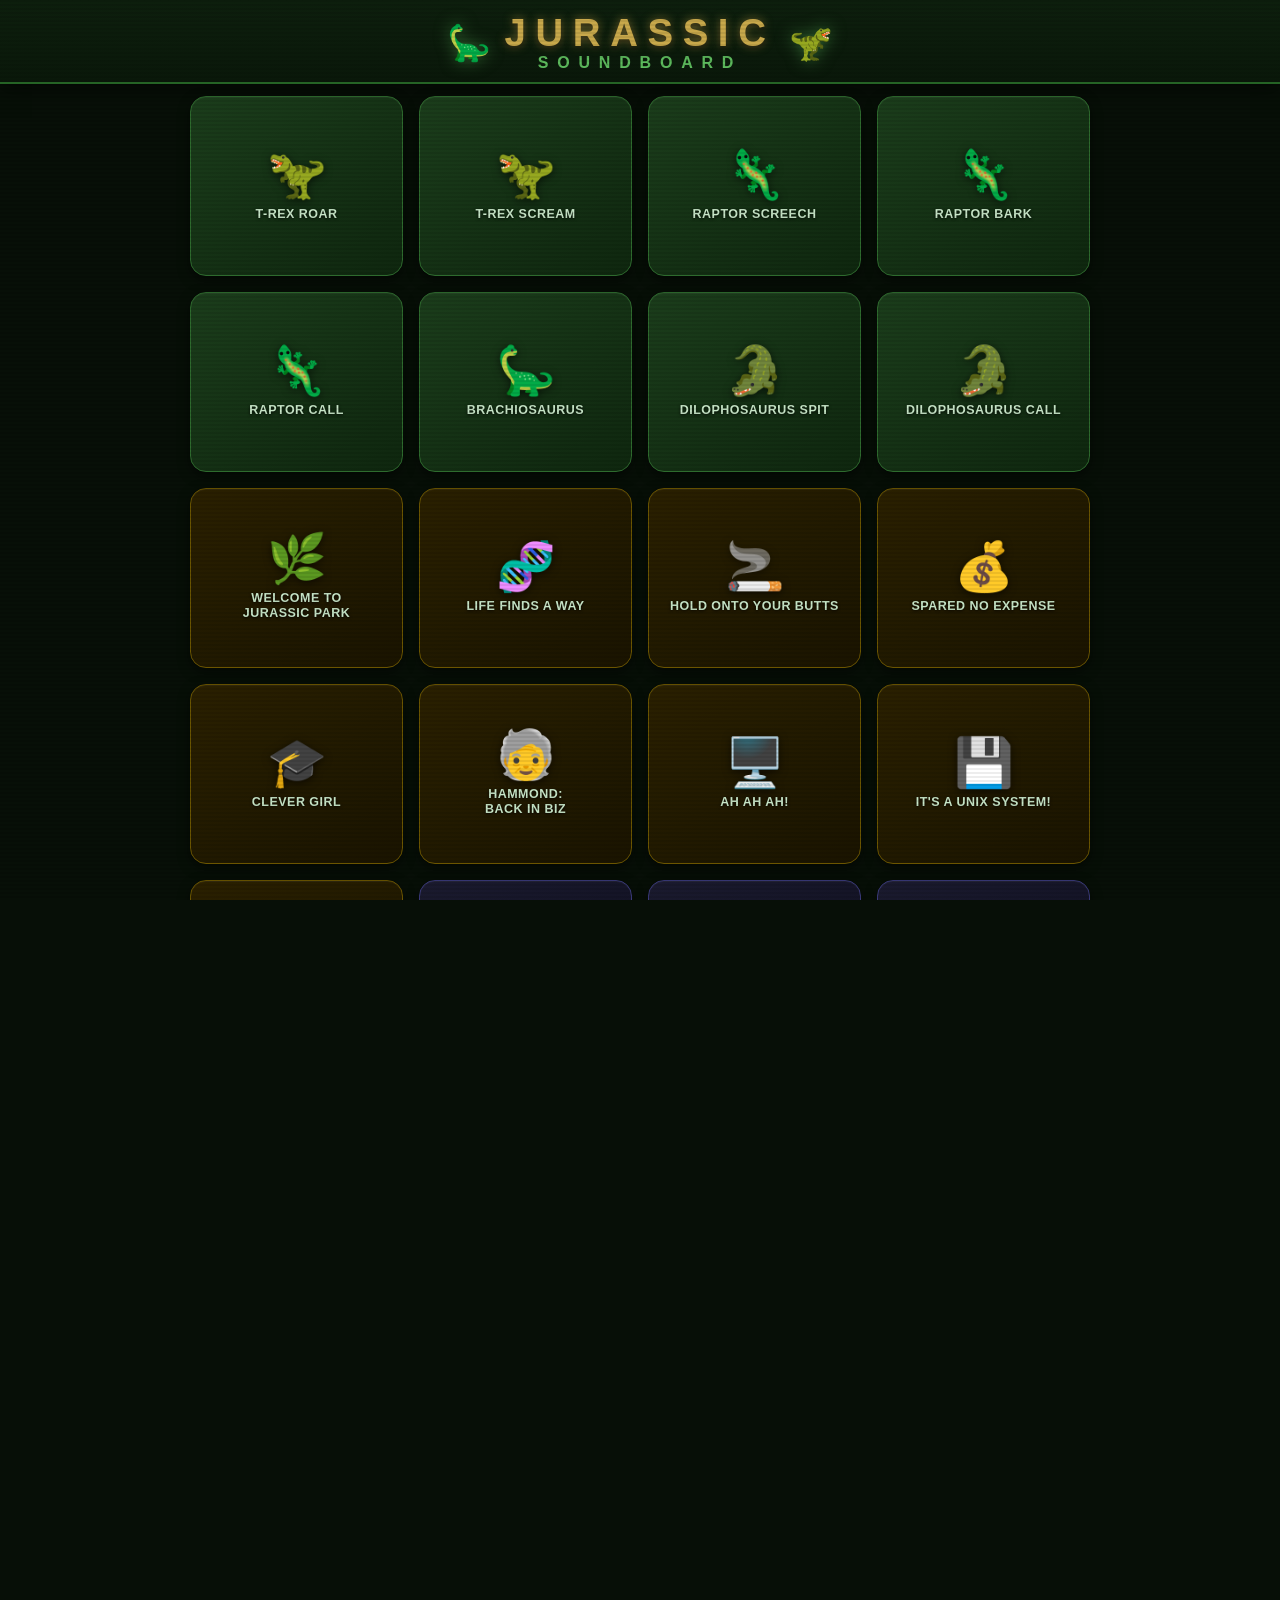
<file: jurassic-soundboard/index.html>
<!DOCTYPE html>
<html lang="en">
<head>
  <meta charset="UTF-8">
  <meta name="viewport" content="width=device-width, initial-scale=1.0, maximum-scale=1.0, user-scalable=no">
  <meta name="apple-mobile-web-app-capable" content="yes">
  <meta name="apple-mobile-web-app-status-bar-style" content="black">
  <meta name="apple-mobile-web-app-title" content="Dino Sounds">
  <meta name="theme-color" content="#0a1f0a">
  <title>Jurassic Soundboard</title>
  <link rel="manifest" href="manifest.json">
  <link rel="apple-touch-icon" href="icons/icon-180.png">
  <link rel="stylesheet" href="style.css">
</head>
<body>
  <header>
    <div class="logo-area">
      <span class="dino-icon">🦕</span>
      <div class="title-group">
        <h1>JURASSIC</h1>
        <h2>SOUNDBOARD</h2>
      </div>
      <span class="dino-icon flip">🦖</span>
    </div>
  </header>

  <main>
    <div id="sound-grid" class="sound-grid">
      <!-- Buttons injected by JS -->
    </div>
  </main>

  <div id="ripple-container"></div>

  <script src="app.js"></script>
  <script>
    if ('serviceWorker' in navigator) {
      navigator.serviceWorker.register('sw.js').catch(() => {});
    }
  </script>
</body>
</html>
</file>
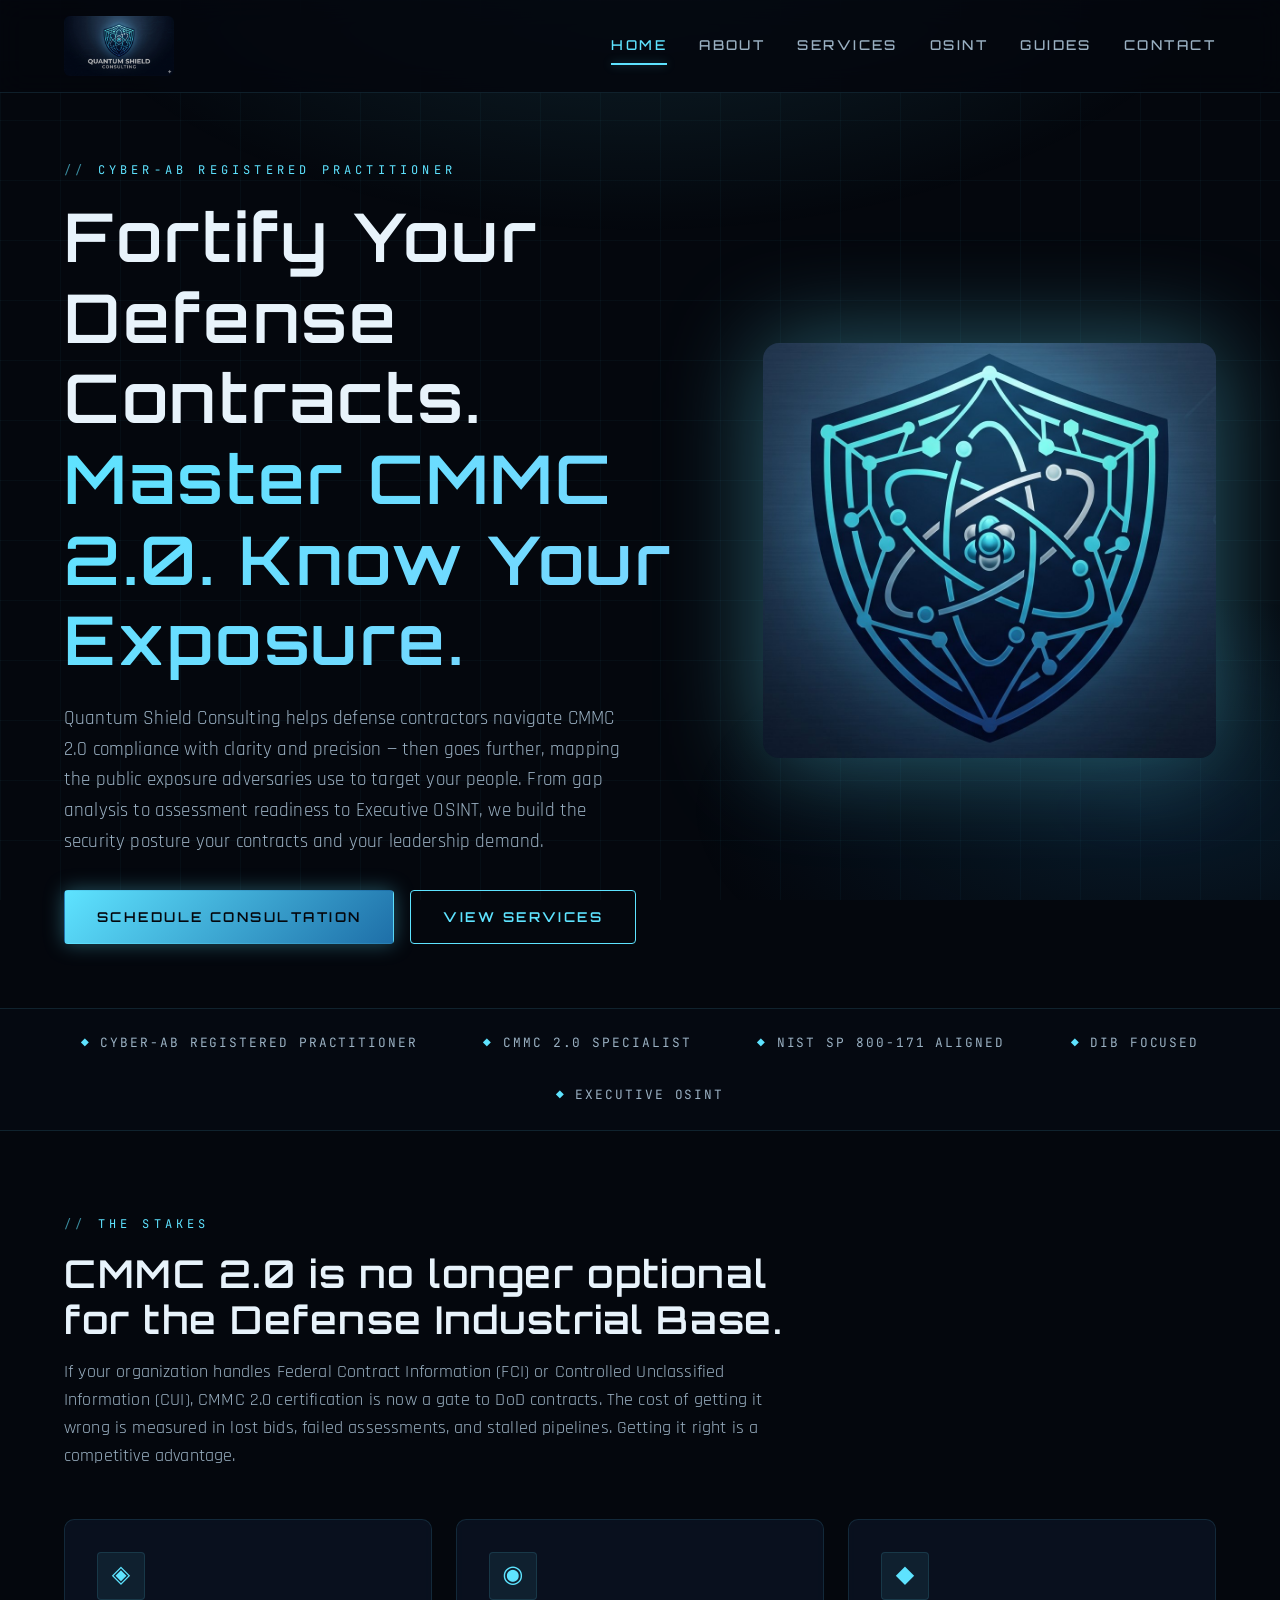
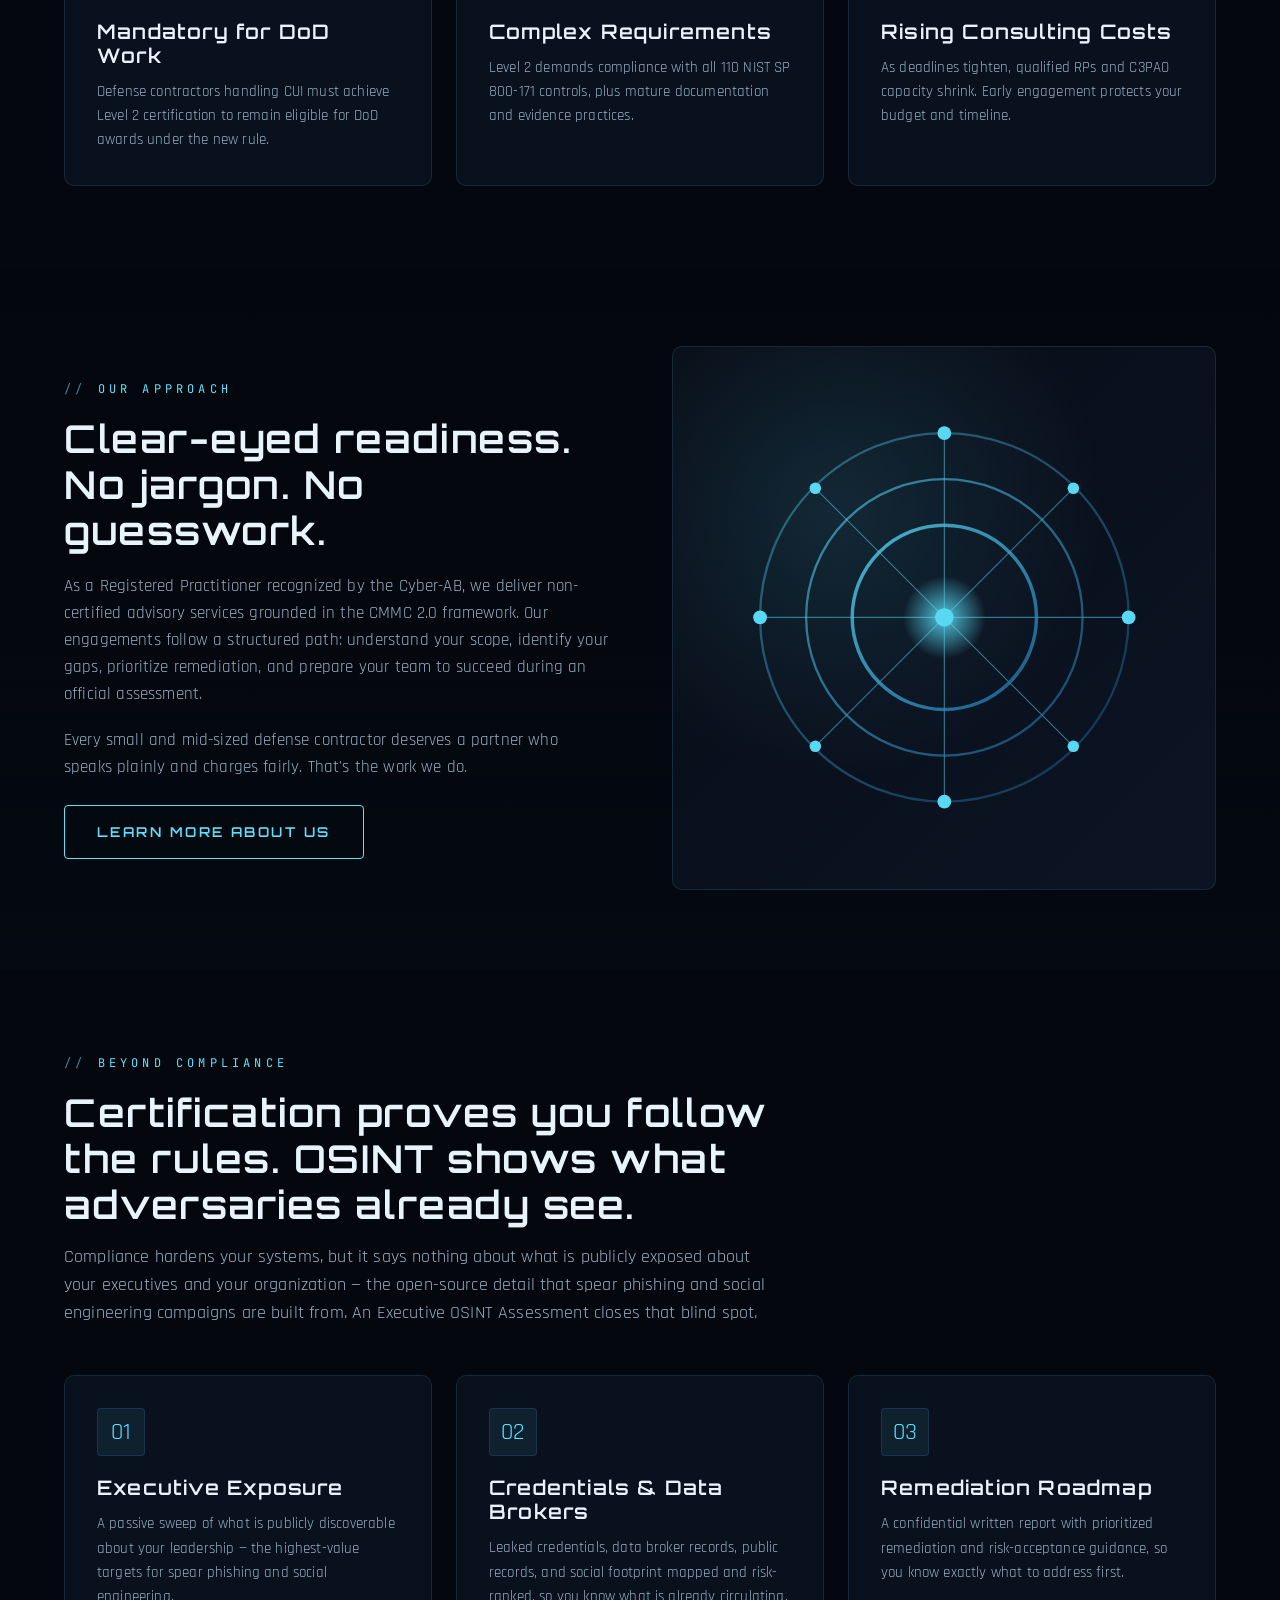
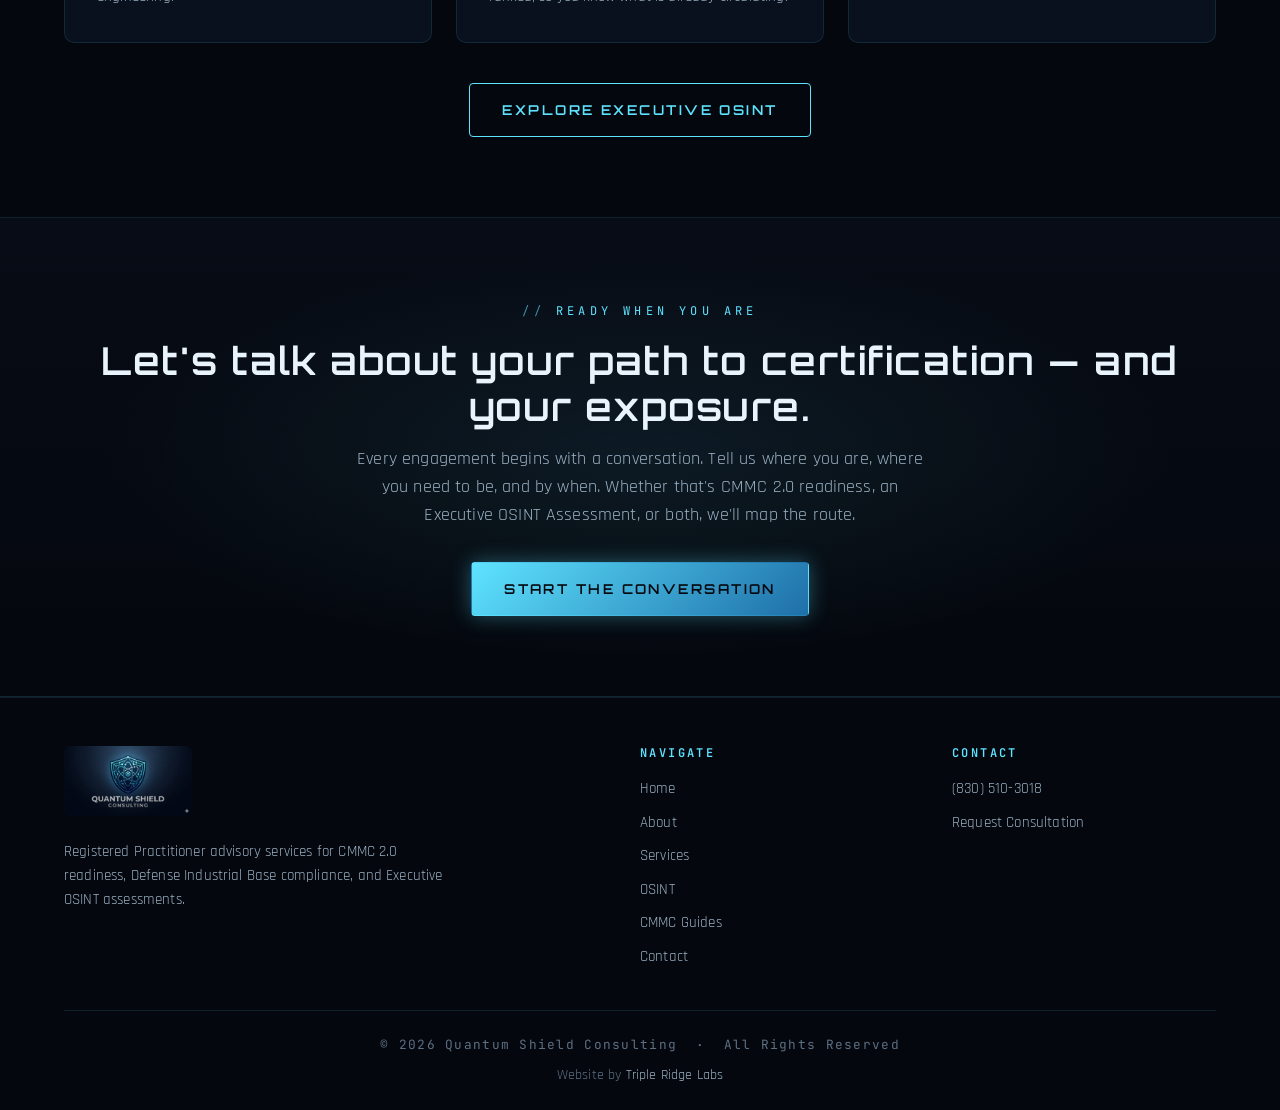
<file: quantum-shield-website 2/index.html>
<!DOCTYPE html>
<html lang="en">
<head>
<meta charset="UTF-8">
<meta name="viewport" content="width=device-width, initial-scale=1.0">
<title>Quantum Shield Consulting — CMMC 2.0 Readiness & Executive OSINT</title>
<meta name="description" content="Cyber-AB Registered Practitioner helping defense contractors prepare for CMMC 2.0 Level 1 and Level 2, plus Executive OSINT assessments of leadership exposure.">
<link rel="canonical" href="https://quantum-shield-consulting.com/">
<meta property="og:type" content="website">
<meta property="og:site_name" content="Quantum Shield Consulting">
<meta property="og:title" content="Quantum Shield Consulting — CMMC 2.0 Readiness &amp; Executive OSINT">
<meta property="og:description" content="Cyber-AB Registered Practitioner helping defense contractors prepare for CMMC 2.0 Level 1 and Level 2, plus Executive OSINT assessments of leadership exposure.">
<meta property="og:url" content="https://quantum-shield-consulting.com/">
<meta property="og:image" content="https://quantum-shield-consulting.com/assets/og-image.jpg">
<meta property="og:image:width" content="1200">
<meta property="og:image:height" content="630">
<meta name="twitter:card" content="summary_large_image">
<meta name="twitter:image" content="https://quantum-shield-consulting.com/assets/og-image.jpg">
<link rel="icon" type="image/png" href="assets/logo.png">
<link rel="preconnect" href="https://fonts.googleapis.com">
<link rel="preconnect" href="https://fonts.gstatic.com" crossorigin>
<link href="https://fonts.googleapis.com/css2?family=Orbitron:wght@500;600;700;800&family=Rajdhani:wght@400;500;600;700&family=JetBrains+Mono:wght@400;500&display=swap" rel="stylesheet">
<link rel="stylesheet" href="styles.css?v=2">
<script type="application/ld+json">{"@context":"https://schema.org","@type":"ProfessionalService","@id":"https://quantum-shield-consulting.com/#business","name":"Quantum Shield Consulting","url":"https://quantum-shield-consulting.com/","logo":"https://quantum-shield-consulting.com/assets/logo.png","image":"https://quantum-shield-consulting.com/assets/og-image.jpg","telephone":"+1-830-510-3018","description":"Cyber-AB Registered Practitioner firm providing non-certified CMMC 2.0 advisory services to defense contractors, plus Executive OSINT assessments.","knowsAbout":["CMMC 2.0","NIST SP 800-171","System Security Plans","POA&M","Defense Industrial Base compliance","OSINT","Social engineering defense"],"makesOffer":[{"@type":"Offer","itemOffered":{"@type":"Service","name":"CMMC Readiness & Gap Assessment","url":"https://quantum-shield-consulting.com/services"}},{"@type":"Offer","itemOffered":{"@type":"Service","name":"System Security Plan (SSP) authoring","url":"https://quantum-shield-consulting.com/services"}},{"@type":"Offer","itemOffered":{"@type":"Service","name":"Executive OSINT Assessment","url":"https://quantum-shield-consulting.com/osint"}}]}</script>
</head>
<body>

<header class="site-header">
  <div class="nav-container">
    <a href="index.html" class="brand">
      <img src="assets/logo.png" alt="Quantum Shield Consulting" class="brand-logo">
    </a>
    <button class="nav-toggle" aria-label="Toggle menu" onclick="document.getElementById('nav-menu').classList.toggle('open')">&#9776;</button>
    <nav>
      <ul id="nav-menu">
        <li><a href="index.html" class="active">Home</a></li>
        <li><a href="about.html">About</a></li>
        <li><a href="services.html">Services</a></li>
        <li><a href="osint.html">OSINT</a></li>
        <li><a href="cmmc-guides.html">Guides</a></li>
        <li><a href="contact.html">Contact</a></li>
      </ul>
    </nav>
  </div>
</header>

<main>

  <!-- HERO -->
  <section class="hero">
    <div class="container">
      <div class="hero-grid">
        <div>
          <span class="eyebrow fade-up">Cyber-AB Registered Practitioner</span>
          <h1 class="fade-up delay-1">
            Fortify Your Defense Contracts.
            <span class="accent">Master CMMC 2.0. Know Your Exposure.</span>
          </h1>
          <p class="hero-sub fade-up delay-2">
            Quantum Shield Consulting helps defense contractors navigate CMMC 2.0
            compliance with clarity and precision &mdash; then goes further, mapping the
            public exposure adversaries use to target your people. From gap analysis to
            assessment readiness to Executive OSINT, we build the security posture your
            contracts and your leadership demand.
          </p>
          <div class="hero-ctas fade-up delay-3">
            <a href="contact.html" class="btn btn-primary">Schedule Consultation</a>
            <a href="services.html" class="btn btn-outline">View Services</a>
          </div>
        </div>
        <div class="hero-visual fade-up delay-2">
          <img src="assets/logo-shield.png" alt="Quantum Shield emblem">
        </div>
      </div>
    </div>
  </section>

  <!-- CREDENTIAL BAR -->
  <div class="credential-bar">
    <div class="container">
      <div class="credential-item">Cyber-AB Registered Practitioner</div>
      <div class="credential-item">CMMC 2.0 Specialist</div>
      <div class="credential-item">NIST SP 800-171 Aligned</div>
      <div class="credential-item">DIB Focused</div>
      <div class="credential-item">Executive OSINT</div>
    </div>
  </div>

  <!-- WHY CMMC MATTERS -->
  <section>
    <div class="container">
      <div class="section-header">
        <span class="eyebrow">The Stakes</span>
        <h2>CMMC 2.0 is no longer optional for the Defense Industrial Base.</h2>
        <p>
          If your organization handles Federal Contract Information (FCI) or Controlled
          Unclassified Information (CUI), CMMC 2.0 certification is now a gate to DoD
          contracts. The cost of getting it wrong is measured in lost bids, failed
          assessments, and stalled pipelines. Getting it right is a competitive advantage.
        </p>
      </div>

      <div class="card-grid">
        <div class="card">
          <div class="card-icon">&#9672;</div>
          <h3>Mandatory for DoD Work</h3>
          <p>Defense contractors handling CUI must achieve Level 2 certification to remain eligible for DoD awards under the new rule.</p>
        </div>
        <div class="card">
          <div class="card-icon">&#9673;</div>
          <h3>Complex Requirements</h3>
          <p>Level 2 demands compliance with all 110 NIST SP 800-171 controls, plus mature documentation and evidence practices.</p>
        </div>
        <div class="card">
          <div class="card-icon">&#9670;</div>
          <h3>Rising Consulting Costs</h3>
          <p>As deadlines tighten, qualified RPs and C3PAO capacity shrink. Early engagement protects your budget and timeline.</p>
        </div>
      </div>
    </div>
  </section>

  <!-- OUR APPROACH -->
  <section style="background: linear-gradient(180deg, transparent, rgba(7,12,22,0.4));">
    <div class="container">
      <div class="feature-row">
        <div>
          <span class="eyebrow">Our Approach</span>
          <h2>Clear-eyed readiness. No jargon. No guesswork.</h2>
          <p style="margin: 1.25rem 0;">
            As a Registered Practitioner recognized by the Cyber-AB, we deliver
            non-certified advisory services grounded in the CMMC 2.0 framework. Our
            engagements follow a structured path: understand your scope, identify your
            gaps, prioritize remediation, and prepare your team to succeed during an
            official assessment.
          </p>
          <p>
            Every small and mid-sized defense contractor deserves a partner who speaks
            plainly and charges fairly. That's the work we do.
          </p>
          <a href="about.html" class="btn btn-outline" style="margin-top: 1.5rem;">Learn More About Us</a>
        </div>
        <div class="feature-visual orbital-container">
          <svg class="orbital-svg" viewBox="0 0 200 200" xmlns="http://www.w3.org/2000/svg">
            <defs>
              <linearGradient id="g1" x1="0%" y1="0%" x2="100%" y2="100%">
                <stop offset="0%" stop-color="#5ee3ff"/>
                <stop offset="100%" stop-color="#1e6fa8"/>
              </linearGradient>
              <radialGradient id="centerGlow">
                <stop offset="0%" stop-color="#5ee3ff" stop-opacity="0.9"/>
                <stop offset="100%" stop-color="#5ee3ff" stop-opacity="0"/>
              </radialGradient>
            </defs>
            <g class="cross-lines" stroke="#5ee3ff" stroke-width="0.5" opacity="0.5">
              <line x1="100" y1="20" x2="100" y2="180"/>
              <line x1="20" y1="100" x2="180" y2="100"/>
              <line x1="44" y1="44" x2="156" y2="156"/>
              <line x1="156" y1="44" x2="44" y2="156"/>
            </g>
            <g class="ring ring-outer">
              <circle cx="100" cy="100" r="80" fill="none" stroke="url(#g1)" stroke-width="1" opacity="0.4"/>
              <circle class="dot dot-1" cx="100" cy="20" r="3" fill="#5ee3ff"/>
              <circle class="dot dot-2" cx="180" cy="100" r="3" fill="#5ee3ff"/>
              <circle class="dot dot-3" cx="100" cy="180" r="3" fill="#5ee3ff"/>
              <circle class="dot dot-4" cx="20" cy="100" r="3" fill="#5ee3ff"/>
            </g>
            <g class="ring ring-middle">
              <circle cx="100" cy="100" r="60" fill="none" stroke="url(#g1)" stroke-width="1" opacity="0.6"/>
              <circle class="dot dot-5" cx="156" cy="44" r="2.5" fill="#5ee3ff"/>
              <circle class="dot dot-6" cx="156" cy="156" r="2.5" fill="#5ee3ff"/>
              <circle class="dot dot-7" cx="44" cy="156" r="2.5" fill="#5ee3ff"/>
              <circle class="dot dot-8" cx="44" cy="44" r="2.5" fill="#5ee3ff"/>
            </g>
            <g class="ring ring-inner">
              <circle cx="100" cy="100" r="40" fill="none" stroke="url(#g1)" stroke-width="1.5" opacity="0.8"/>
            </g>
            <circle class="center-glow" cx="100" cy="100" r="18" fill="url(#centerGlow)"/>
            <circle class="center-dot" cx="100" cy="100" r="4" fill="#5ee3ff"/>
          </svg>
        </div>
      </div>
    </div>
  </section>

  <!-- EXECUTIVE OSINT -->
  <section>
    <div class="container">
      <div class="section-header">
        <span class="eyebrow">Beyond Compliance</span>
        <h2>Certification proves you follow the rules. OSINT shows what adversaries already see.</h2>
        <p>
          Compliance hardens your systems, but it says nothing about what is publicly
          exposed about your executives and your organization &mdash; the open-source detail
          that spear phishing and social engineering campaigns are built from. An
          Executive OSINT Assessment closes that blind spot.
        </p>
      </div>

      <div class="card-grid">
        <div class="card">
          <div class="card-icon">01</div>
          <h3>Executive Exposure</h3>
          <p>A passive sweep of what is publicly discoverable about your leadership &mdash; the highest-value targets for spear phishing and social engineering.</p>
        </div>
        <div class="card">
          <div class="card-icon">02</div>
          <h3>Credentials &amp; Data Brokers</h3>
          <p>Leaked credentials, data broker records, public records, and social footprint mapped and risk-ranked, so you know what is already circulating.</p>
        </div>
        <div class="card">
          <div class="card-icon">03</div>
          <h3>Remediation Roadmap</h3>
          <p>A confidential written report with prioritized remediation and risk-acceptance guidance, so you know exactly what to address first.</p>
        </div>
      </div>

      <div style="text-align: center; margin-top: 2.5rem;">
        <a href="osint.html" class="btn btn-outline">Explore Executive OSINT</a>
      </div>
    </div>
  </section>

  <!-- CTA -->
  <section class="cta-section">
    <div class="container">
      <span class="eyebrow">Ready When You Are</span>
      <h2>Let's talk about your path to certification &mdash; and your exposure.</h2>
      <p>
        Every engagement begins with a conversation. Tell us where you are, where you
        need to be, and by when. Whether that's CMMC 2.0 readiness, an Executive OSINT
        Assessment, or both, we'll map the route.
      </p>
      <a href="contact.html" class="btn btn-primary">Start the Conversation</a>
    </div>
  </section>

</main>

<footer class="site-footer">
  <div class="container">
    <div class="footer-grid">
      <div class="footer-brand">
        <a href="index.html" class="brand">
          <img src="assets/logo.png" alt="Quantum Shield Consulting" class="footer-logo">
        </a>
        <p>Registered Practitioner advisory services for CMMC 2.0 readiness, Defense Industrial Base compliance, and Executive OSINT assessments.</p>
      </div>
      <div>
        <h4>Navigate</h4>
        <ul>
          <li><a href="index.html">Home</a></li>
          <li><a href="about.html">About</a></li>
          <li><a href="services.html">Services</a></li>
          <li><a href="osint.html">OSINT</a></li>
          <li><a href="cmmc-guides.html">CMMC Guides</a></li>
          <li><a href="contact.html">Contact</a></li>
        </ul>
      </div>
      <div>
        <h4>Contact</h4>
        <ul>
          <li><a href="tel:+18305103018">(830) 510-3018</a></li>
          <li><a href="contact.html">Request Consultation</a></li>
        </ul>
      </div>
    </div>
    <div class="footer-bottom">
      &copy; 2026 Quantum Shield Consulting &nbsp;&middot;&nbsp; All Rights Reserved
    </div>
    <div class="site-credit">Website by <a href="https://tripleridgelabs.com/" rel="noopener">Triple Ridge Labs</a></div>
  </div>
</footer>

<script>
  document.querySelectorAll('.orbital-container').forEach(container => {
    const svg = container.querySelector('.orbital-svg');
    if (!svg) return;
    container.addEventListener('mousemove', (e) => {
      const rect = container.getBoundingClientRect();
      const x = e.clientX - rect.left;
      const y = e.clientY - rect.top;
      const centerX = rect.width / 2;
      const centerY = rect.height / 2;
      const rotateX = ((y - centerY) / centerY) * -12;
      const rotateY = ((x - centerX) / centerX) * 12;
      svg.style.transform = `perspective(900px) rotateX(${rotateX}deg) rotateY(${rotateY}deg) scale(1.02)`;
    });
    container.addEventListener('mouseleave', () => {
      svg.style.transform = 'perspective(900px) rotateX(0deg) rotateY(0deg) scale(1)';
    });
  });
</script>

</body>
</html>
</file>
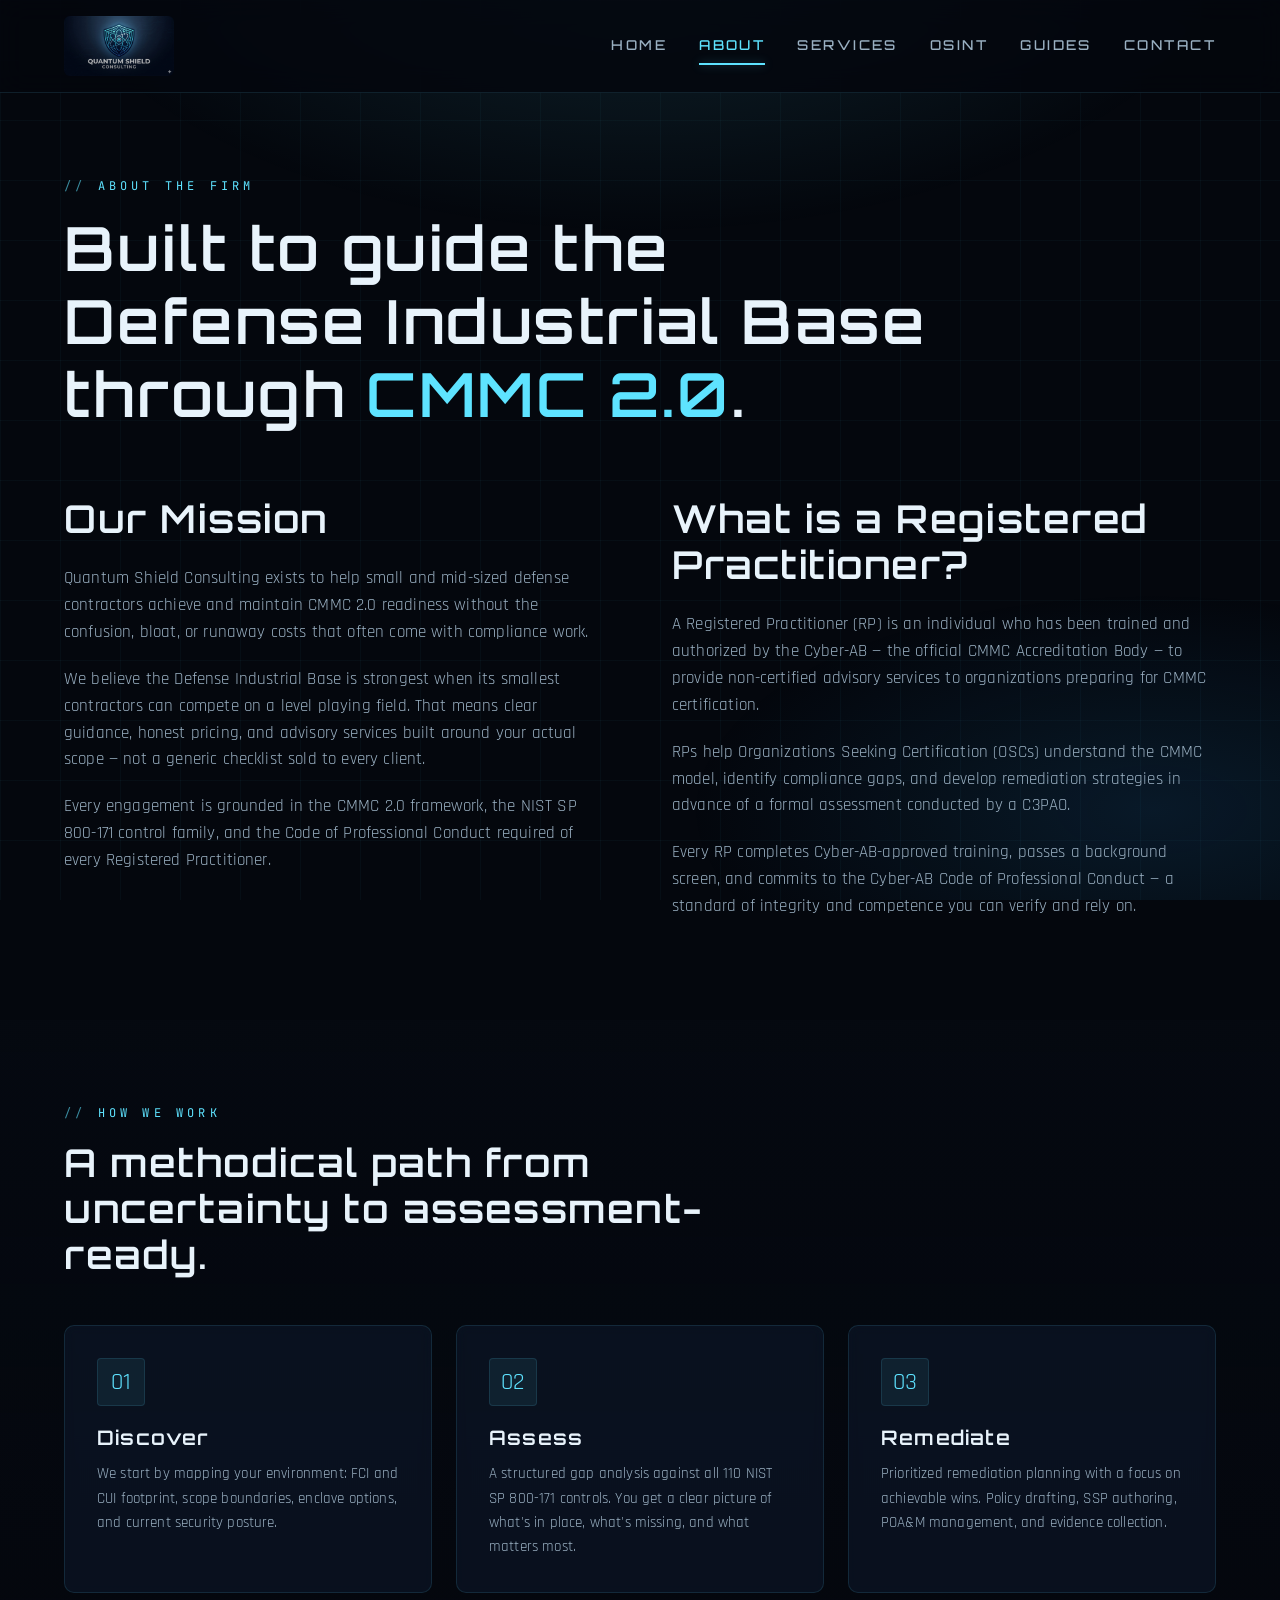
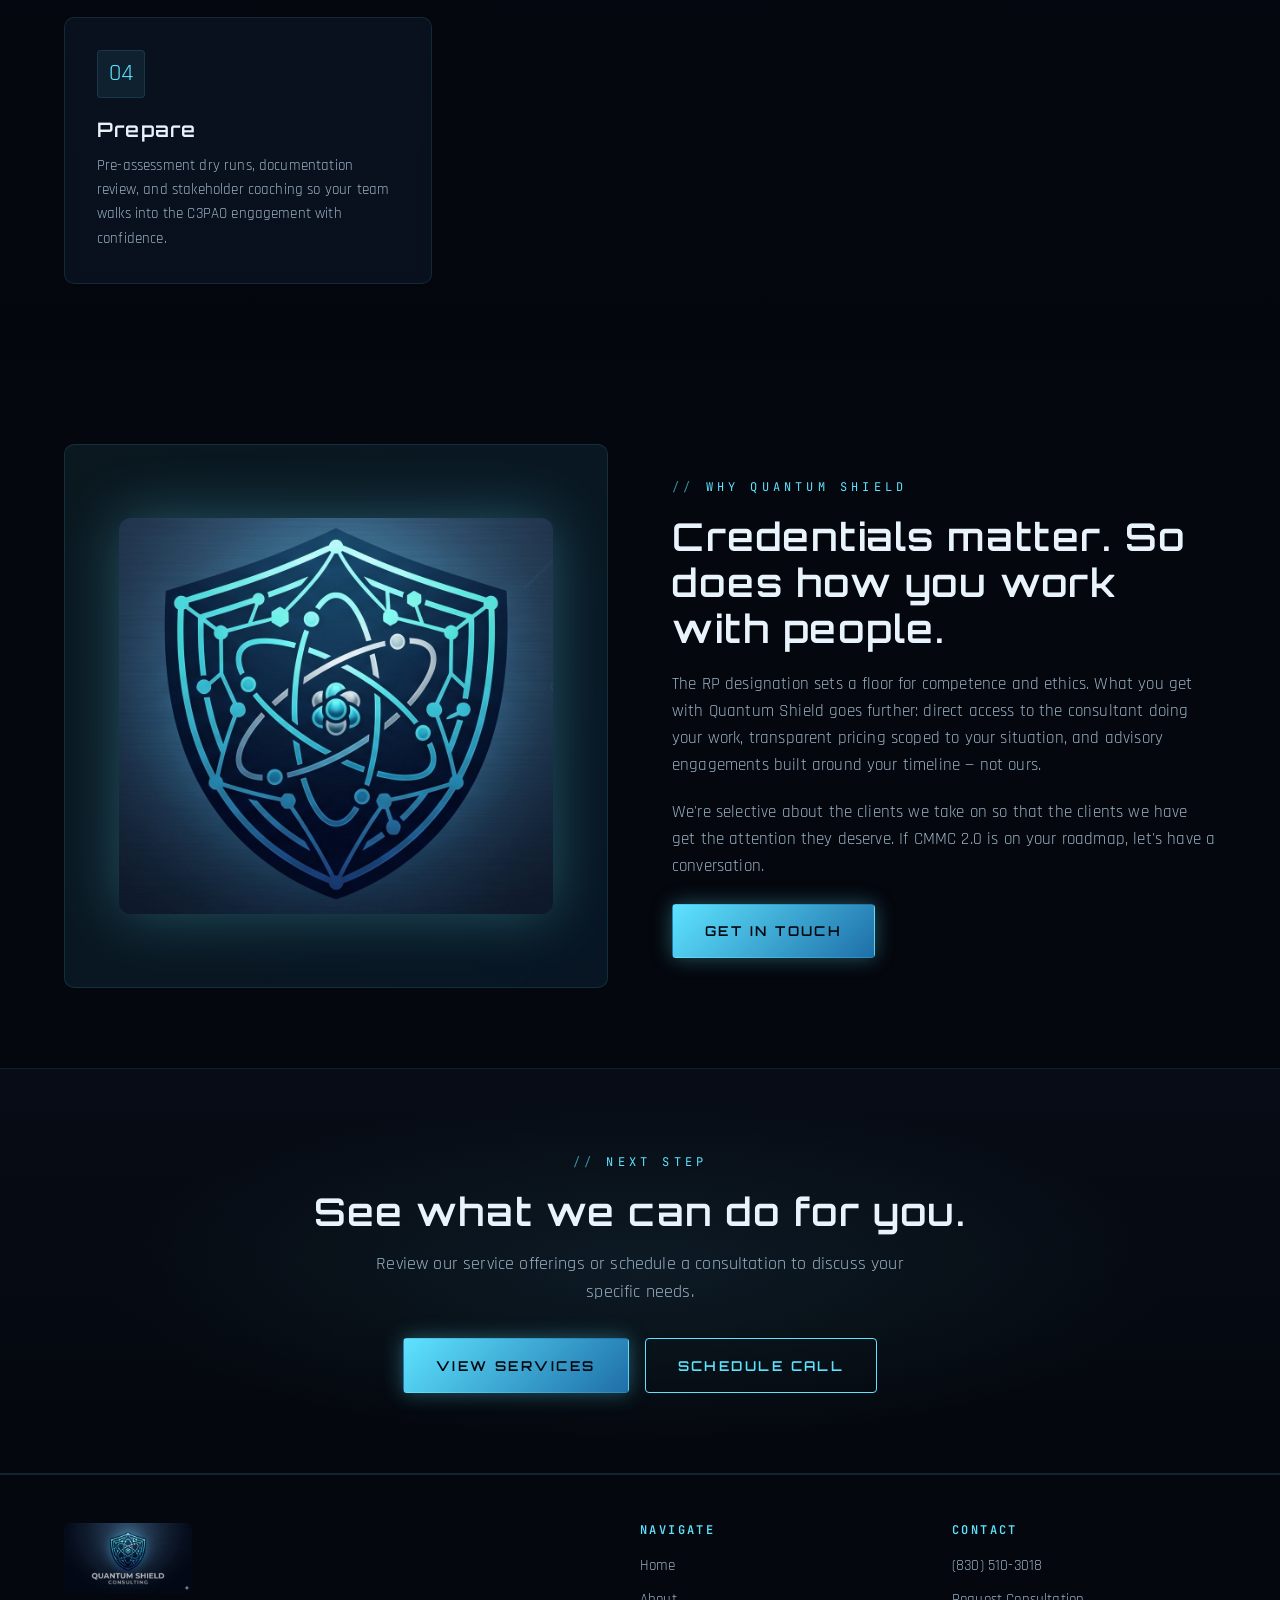
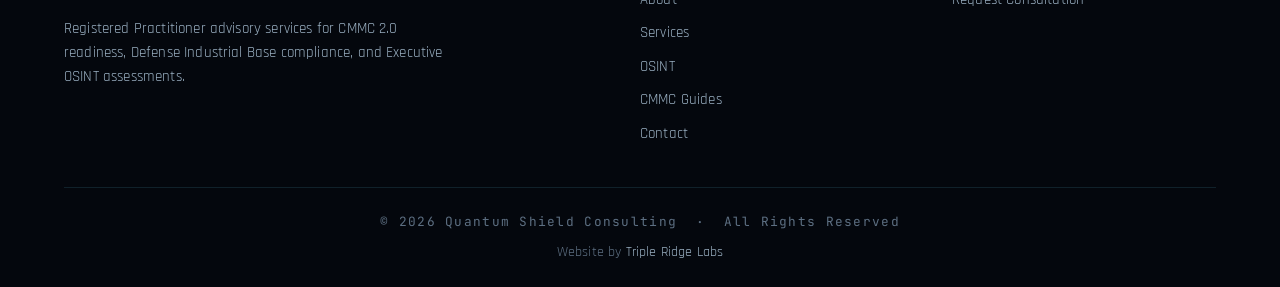
<file: quantum-shield-website 2/about.html>
<!DOCTYPE html>
<html lang="en">
<head>
<meta charset="UTF-8">
<meta name="viewport" content="width=device-width, initial-scale=1.0">
<title>About — Quantum Shield Consulting</title>
<meta name="description" content="Learn about Quantum Shield Consulting, a Cyber-AB Registered Practitioner firm focused on CMMC 2.0 advisory services.">
<link rel="canonical" href="https://quantum-shield-consulting.com/about">
<meta property="og:type" content="website">
<meta property="og:site_name" content="Quantum Shield Consulting">
<meta property="og:title" content="About — Quantum Shield Consulting">
<meta property="og:description" content="Learn about Quantum Shield Consulting, a Cyber-AB Registered Practitioner firm focused on CMMC 2.0 advisory services.">
<meta property="og:url" content="https://quantum-shield-consulting.com/about">
<meta property="og:image" content="https://quantum-shield-consulting.com/assets/og-image.jpg">
<meta property="og:image:width" content="1200">
<meta property="og:image:height" content="630">
<meta name="twitter:card" content="summary_large_image">
<meta name="twitter:image" content="https://quantum-shield-consulting.com/assets/og-image.jpg">
<link rel="icon" type="image/png" href="assets/logo.png">
<link rel="preconnect" href="https://fonts.googleapis.com">
<link rel="preconnect" href="https://fonts.gstatic.com" crossorigin>
<link href="https://fonts.googleapis.com/css2?family=Orbitron:wght@500;600;700;800&family=Rajdhani:wght@400;500;600;700&family=JetBrains+Mono:wght@400;500&display=swap" rel="stylesheet">
<link rel="stylesheet" href="styles.css?v=2">
</head>
<body>

<header class="site-header">
  <div class="nav-container">
    <a href="index.html" class="brand">
      <img src="assets/logo.png" alt="Quantum Shield Consulting" class="brand-logo">
    </a>
    <button class="nav-toggle" aria-label="Toggle menu" onclick="document.getElementById('nav-menu').classList.toggle('open')">&#9776;</button>
    <nav>
      <ul id="nav-menu">
        <li><a href="index.html">Home</a></li>
        <li><a href="about.html" class="active">About</a></li>
        <li><a href="services.html">Services</a></li>
        <li><a href="osint.html">OSINT</a></li>
        <li><a href="cmmc-guides.html">Guides</a></li>
        <li><a href="contact.html">Contact</a></li>
      </ul>
    </nav>
  </div>
</header>

<main>

  <section class="about-hero">
    <div class="container">
      <span class="eyebrow fade-up">About the Firm</span>
      <h1 class="fade-up delay-1" style="max-width: 900px;">
        Built to guide the Defense Industrial Base through <span style="color: var(--accent);">CMMC 2.0</span>.
      </h1>
    </div>
  </section>

  <section style="padding-top: 1rem;">
    <div class="container">
      <div class="about-content">
        <div>
          <h2>Our Mission</h2>
          <p>
            Quantum Shield Consulting exists to help small and mid-sized defense
            contractors achieve and maintain CMMC 2.0 readiness without the confusion,
            bloat, or runaway costs that often come with compliance work.
          </p>
          <p>
            We believe the Defense Industrial Base is strongest when its smallest
            contractors can compete on a level playing field. That means clear guidance,
            honest pricing, and advisory services built around your actual scope &mdash; not a
            generic checklist sold to every client.
          </p>
          <p>
            Every engagement is grounded in the CMMC 2.0 framework, the NIST SP 800-171
            control family, and the Code of Professional Conduct required of every
            Registered Practitioner.
          </p>
        </div>
        <div>
          <h2>What is a Registered Practitioner?</h2>
          <p>
            A Registered Practitioner (RP) is an individual who has been trained and
            authorized by the Cyber-AB &mdash; the official CMMC Accreditation Body &mdash; to
            provide non-certified advisory services to organizations preparing for CMMC
            certification.
          </p>
          <p>
            RPs help Organizations Seeking Certification (OSCs) understand the CMMC
            model, identify compliance gaps, and develop remediation strategies in
            advance of a formal assessment conducted by a C3PAO.
          </p>
          <p>
            Every RP completes Cyber-AB-approved training, passes a background screen,
            and commits to the Cyber-AB Code of Professional Conduct &mdash; a standard of
            integrity and competence you can verify and rely on.
          </p>
        </div>
      </div>
    </div>
  </section>

  <section style="background: linear-gradient(180deg, rgba(7,12,22,0.4), transparent);">
    <div class="container">
      <div class="section-header">
        <span class="eyebrow">How We Work</span>
        <h2>A methodical path from uncertainty to assessment-ready.</h2>
      </div>

      <div class="card-grid">
        <div class="card">
          <div class="card-icon">01</div>
          <h3>Discover</h3>
          <p>We start by mapping your environment: FCI and CUI footprint, scope boundaries, enclave options, and current security posture.</p>
        </div>
        <div class="card">
          <div class="card-icon">02</div>
          <h3>Assess</h3>
          <p>A structured gap analysis against all 110 NIST SP 800-171 controls. You get a clear picture of what's in place, what's missing, and what matters most.</p>
        </div>
        <div class="card">
          <div class="card-icon">03</div>
          <h3>Remediate</h3>
          <p>Prioritized remediation planning with a focus on achievable wins. Policy drafting, SSP authoring, POA&amp;M management, and evidence collection.</p>
        </div>
        <div class="card">
          <div class="card-icon">04</div>
          <h3>Prepare</h3>
          <p>Pre-assessment dry runs, documentation review, and stakeholder coaching so your team walks into the C3PAO engagement with confidence.</p>
        </div>
      </div>
    </div>
  </section>

  <section>
    <div class="container">
      <div class="feature-row">
        <div class="feature-visual" style="background: linear-gradient(135deg, rgba(94,227,255,0.08), rgba(30,111,168,0.15));">
          <img src="assets/logo-shield.png" alt="Quantum Shield emblem" style="width: 80%; filter: drop-shadow(0 0 30px rgba(94,227,255,0.3)); border-radius: 12px;">
        </div>
        <div>
          <span class="eyebrow">Why Quantum Shield</span>
          <h2>Credentials matter. So does how you work with people.</h2>
          <p style="margin: 1.25rem 0;">
            The RP designation sets a floor for competence and ethics. What you get with
            Quantum Shield goes further: direct access to the consultant doing your work,
            transparent pricing scoped to your situation, and advisory engagements built
            around your timeline &mdash; not ours.
          </p>
          <p>
            We're selective about the clients we take on so that the clients we have
            get the attention they deserve. If CMMC 2.0 is on your roadmap, let's have
            a conversation.
          </p>
          <a href="contact.html" class="btn btn-primary" style="margin-top: 1.5rem;">Get in Touch</a>
        </div>
      </div>
    </div>
  </section>

  <section class="cta-section">
    <div class="container">
      <span class="eyebrow">Next Step</span>
      <h2>See what we can do for you.</h2>
      <p>Review our service offerings or schedule a consultation to discuss your specific needs.</p>
      <div style="display: flex; gap: 1rem; justify-content: center; flex-wrap: wrap;">
        <a href="services.html" class="btn btn-primary">View Services</a>
        <a href="contact.html" class="btn btn-outline">Schedule Call</a>
      </div>
    </div>
  </section>

</main>

<footer class="site-footer">
  <div class="container">
    <div class="footer-grid">
      <div class="footer-brand">
        <a href="index.html" class="brand">
          <img src="assets/logo.png" alt="Quantum Shield Consulting" class="footer-logo">
        </a>
        <p>Registered Practitioner advisory services for CMMC 2.0 readiness, Defense Industrial Base compliance, and Executive OSINT assessments.</p>
      </div>
      <div>
        <h4>Navigate</h4>
        <ul>
          <li><a href="index.html">Home</a></li>
          <li><a href="about.html">About</a></li>
          <li><a href="services.html">Services</a></li>
          <li><a href="osint.html">OSINT</a></li>
          <li><a href="cmmc-guides.html">CMMC Guides</a></li>
          <li><a href="contact.html">Contact</a></li>
        </ul>
      </div>
      <div>
        <h4>Contact</h4>
        <ul>
          <li><a href="tel:+18305103018">(830) 510-3018</a></li>
          <li><a href="contact.html">Request Consultation</a></li>
        </ul>
      </div>
    </div>
    <div class="footer-bottom">
      &copy; 2026 Quantum Shield Consulting &nbsp;&middot;&nbsp; All Rights Reserved
    </div>
    <div class="site-credit">Website by <a href="https://tripleridgelabs.com/" rel="noopener">Triple Ridge Labs</a></div>
  </div>
</footer>

</body>
</html>
</file>
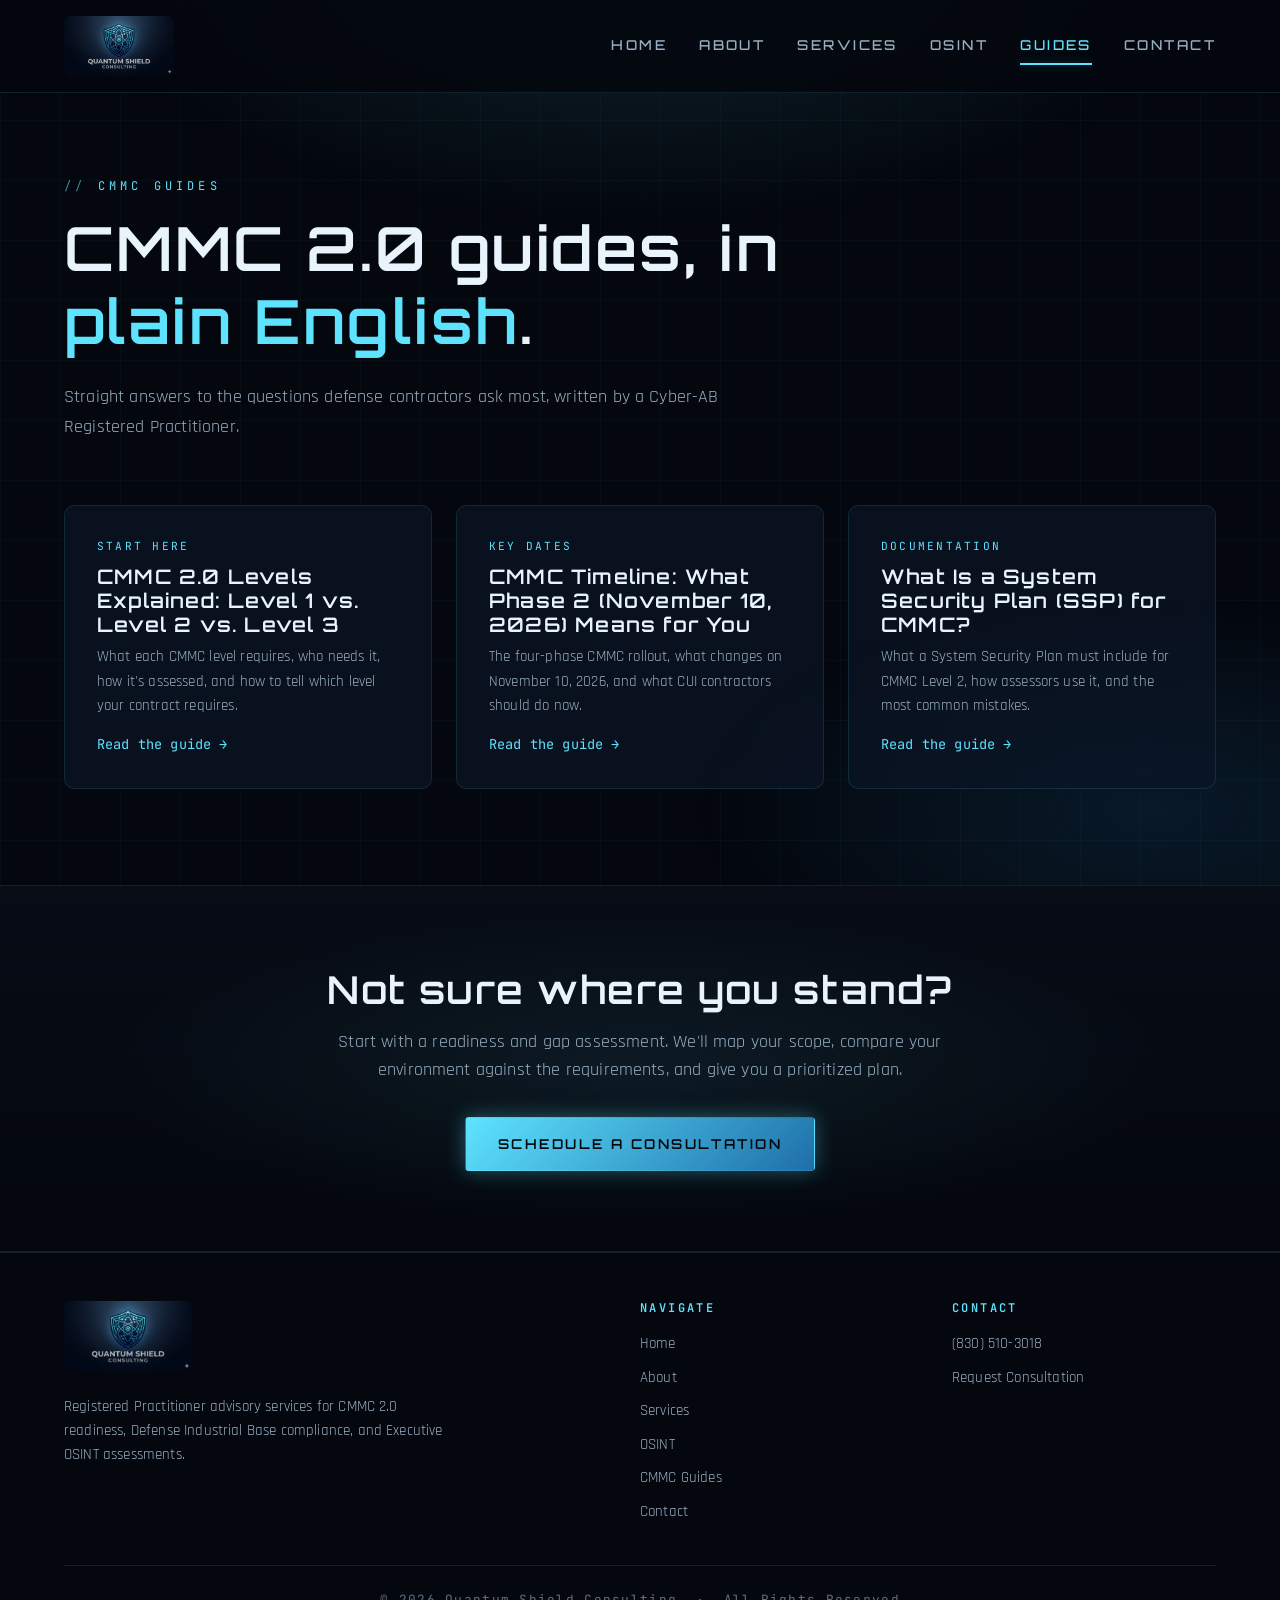
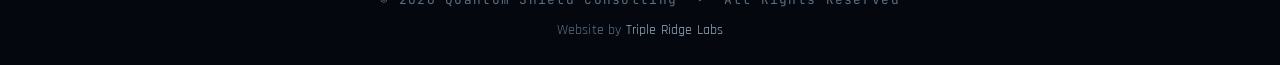
<file: quantum-shield-website 2/cmmc-guides.html>
<!DOCTYPE html>
<html lang="en">
<head>
<meta charset="UTF-8">
<meta name="viewport" content="width=device-width, initial-scale=1.0">
<title>CMMC 2.0 Guides for Defense Contractors — Quantum Shield Consulting</title>
<meta name="description" content="Plain-English CMMC 2.0 guides for defense contractors: levels, the 2025-2028 rollout timeline, and System Security Plans, from a Cyber-AB Registered Practitioner.">
<link rel="canonical" href="https://quantum-shield-consulting.com/cmmc-guides">
<meta property="og:type" content="website">
<meta property="og:site_name" content="Quantum Shield Consulting">
<meta property="og:title" content="CMMC 2.0 Guides for Defense Contractors — Quantum Shield Consulting">
<meta property="og:description" content="Plain-English CMMC 2.0 guides for defense contractors: levels, the 2025-2028 rollout timeline, and System Security Plans, from a Cyber-AB Registered Practitioner.">
<meta property="og:url" content="https://quantum-shield-consulting.com/cmmc-guides">
<meta property="og:image" content="https://quantum-shield-consulting.com/assets/og-image.jpg">
<meta property="og:image:width" content="1200">
<meta property="og:image:height" content="630">
<meta name="twitter:card" content="summary_large_image">
<meta name="twitter:image" content="https://quantum-shield-consulting.com/assets/og-image.jpg">
<link rel="icon" type="image/png" href="assets/logo.png">
<link rel="preconnect" href="https://fonts.googleapis.com">
<link rel="preconnect" href="https://fonts.gstatic.com" crossorigin>
<link href="https://fonts.googleapis.com/css2?family=Orbitron:wght@500;600;700;800&family=Rajdhani:wght@400;500;600;700&family=JetBrains+Mono:wght@400;500&display=swap" rel="stylesheet">
<link rel="stylesheet" href="styles.css?v=2">
</head>
<body>

<header class="site-header">
  <div class="nav-container">
    <a href="index.html" class="brand">
      <img src="assets/logo.png" alt="Quantum Shield Consulting" class="brand-logo">
    </a>
    <button class="nav-toggle" aria-label="Toggle menu" onclick="document.getElementById('nav-menu').classList.toggle('open')">&#9776;</button>
    <nav>
      <ul id="nav-menu">
        <li><a href="index.html">Home</a></li>
        <li><a href="about.html">About</a></li>
        <li><a href="services.html">Services</a></li>
        <li><a href="osint.html">OSINT</a></li>
        <li><a href="cmmc-guides.html" class="active">Guides</a></li>
        <li><a href="contact.html">Contact</a></li>
      </ul>
    </nav>
  </div>
</header>

<main>

  <section class="about-hero">
    <div class="container">
      <span class="eyebrow fade-up">CMMC Guides</span>
      <h1 class="fade-up delay-1" style="max-width: 900px;">CMMC 2.0 guides, in <span style="color: var(--accent);">plain English</span>.</h1>
      <p class="fade-up delay-2" style="max-width: 720px; margin-top: 1.5rem; font-size: 1.15rem;">Straight answers to the questions defense contractors ask most, written by a Cyber-AB Registered Practitioner.</p>
    </div>
  </section>

  <section style="padding-top: 1rem;">
    <div class="container">
      <div class="card-grid guide-cards">
        <a class="card guide-card" href="cmmc-levels.html">
          <span class="service-tag">Start here</span>
          <h3>CMMC 2.0 Levels Explained: Level 1 vs. Level 2 vs. Level 3</h3>
          <p>What each CMMC level requires, who needs it, how it's assessed, and how to tell which level your contract requires.</p>
          <span class="guide-more">Read the guide &rarr;</span>
        </a>
        <a class="card guide-card" href="cmmc-timeline.html">
          <span class="service-tag">Key dates</span>
          <h3>CMMC Timeline: What Phase 2 (November 10, 2026) Means for You</h3>
          <p>The four-phase CMMC rollout, what changes on November 10, 2026, and what CUI contractors should do now.</p>
          <span class="guide-more">Read the guide &rarr;</span>
        </a>
        <a class="card guide-card" href="cmmc-ssp.html">
          <span class="service-tag">Documentation</span>
          <h3>What Is a System Security Plan (SSP) for CMMC?</h3>
          <p>What a System Security Plan must include for CMMC Level 2, how assessors use it, and the most common mistakes.</p>
          <span class="guide-more">Read the guide &rarr;</span>
        </a>
      </div>
    </div>
  </section>

  <section class="cta-section">
    <div class="container" style="text-align: center;">
      <h2>Not sure where you stand?</h2>
      <p style="max-width: 640px; margin: 1rem auto 2rem;">Start with a readiness and gap assessment. We'll map your scope, compare your environment against the requirements, and give you a prioritized plan.</p>
      <a href="contact.html" class="btn btn-primary">Schedule a Consultation</a>
    </div>
  </section>

</main>

<footer class="site-footer">
  <div class="container">
    <div class="footer-grid">
      <div class="footer-brand">
        <a href="index.html" class="brand">
          <img src="assets/logo.png" alt="Quantum Shield Consulting" class="footer-logo">
        </a>
        <p>Registered Practitioner advisory services for CMMC 2.0 readiness, Defense Industrial Base compliance, and Executive OSINT assessments.</p>
      </div>
      <div>
        <h4>Navigate</h4>
        <ul>
          <li><a href="index.html">Home</a></li>
          <li><a href="about.html">About</a></li>
          <li><a href="services.html">Services</a></li>
          <li><a href="osint.html">OSINT</a></li>
          <li><a href="cmmc-guides.html">CMMC Guides</a></li>
          <li><a href="contact.html">Contact</a></li>
        </ul>
      </div>
      <div>
        <h4>Contact</h4>
        <ul>
          <li><a href="tel:+18305103018">(830) 510-3018</a></li>
          <li><a href="contact.html">Request Consultation</a></li>
        </ul>
      </div>
    </div>
    <div class="footer-bottom">
      &copy; 2026 Quantum Shield Consulting &nbsp;&middot;&nbsp; All Rights Reserved
    </div>
    <div class="site-credit">Website by <a href="https://tripleridgelabs.com/" rel="noopener">Triple Ridge Labs</a></div>
  </div>
</footer>

</body>
</html>
</file>
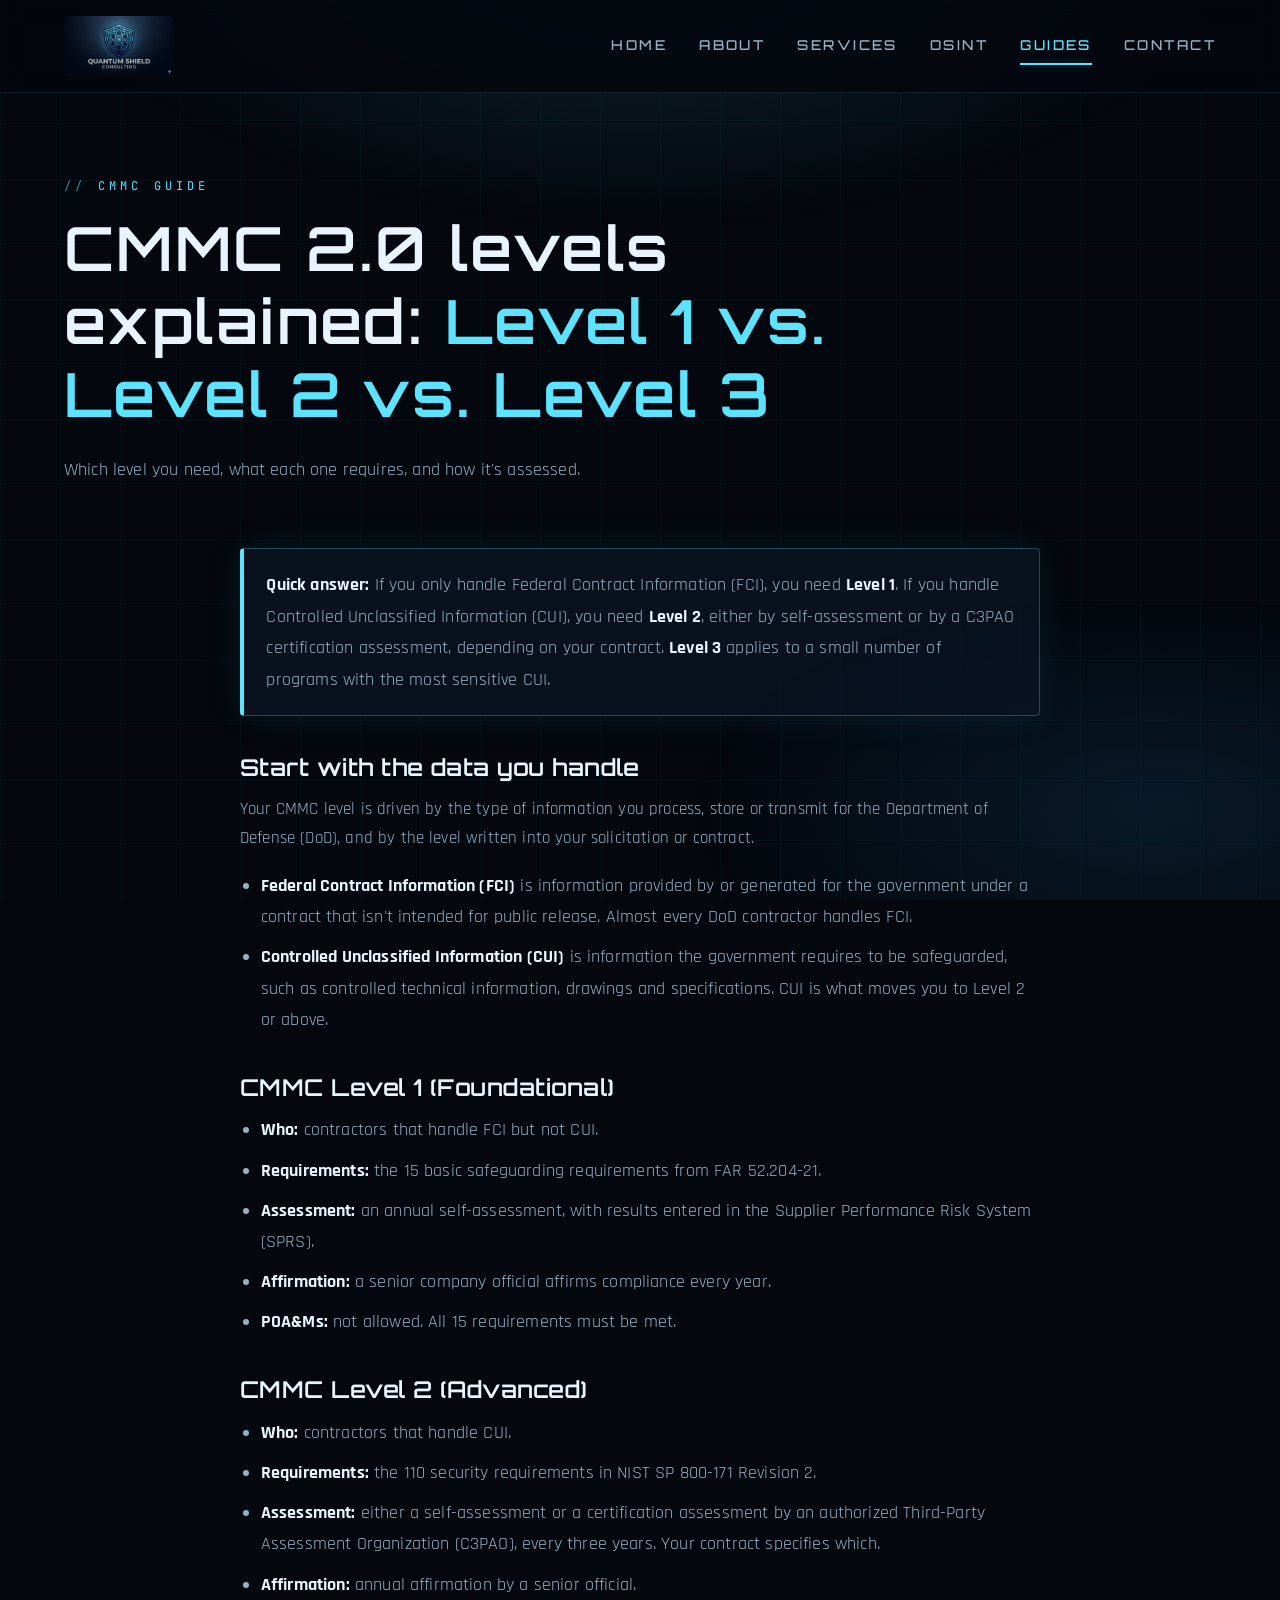
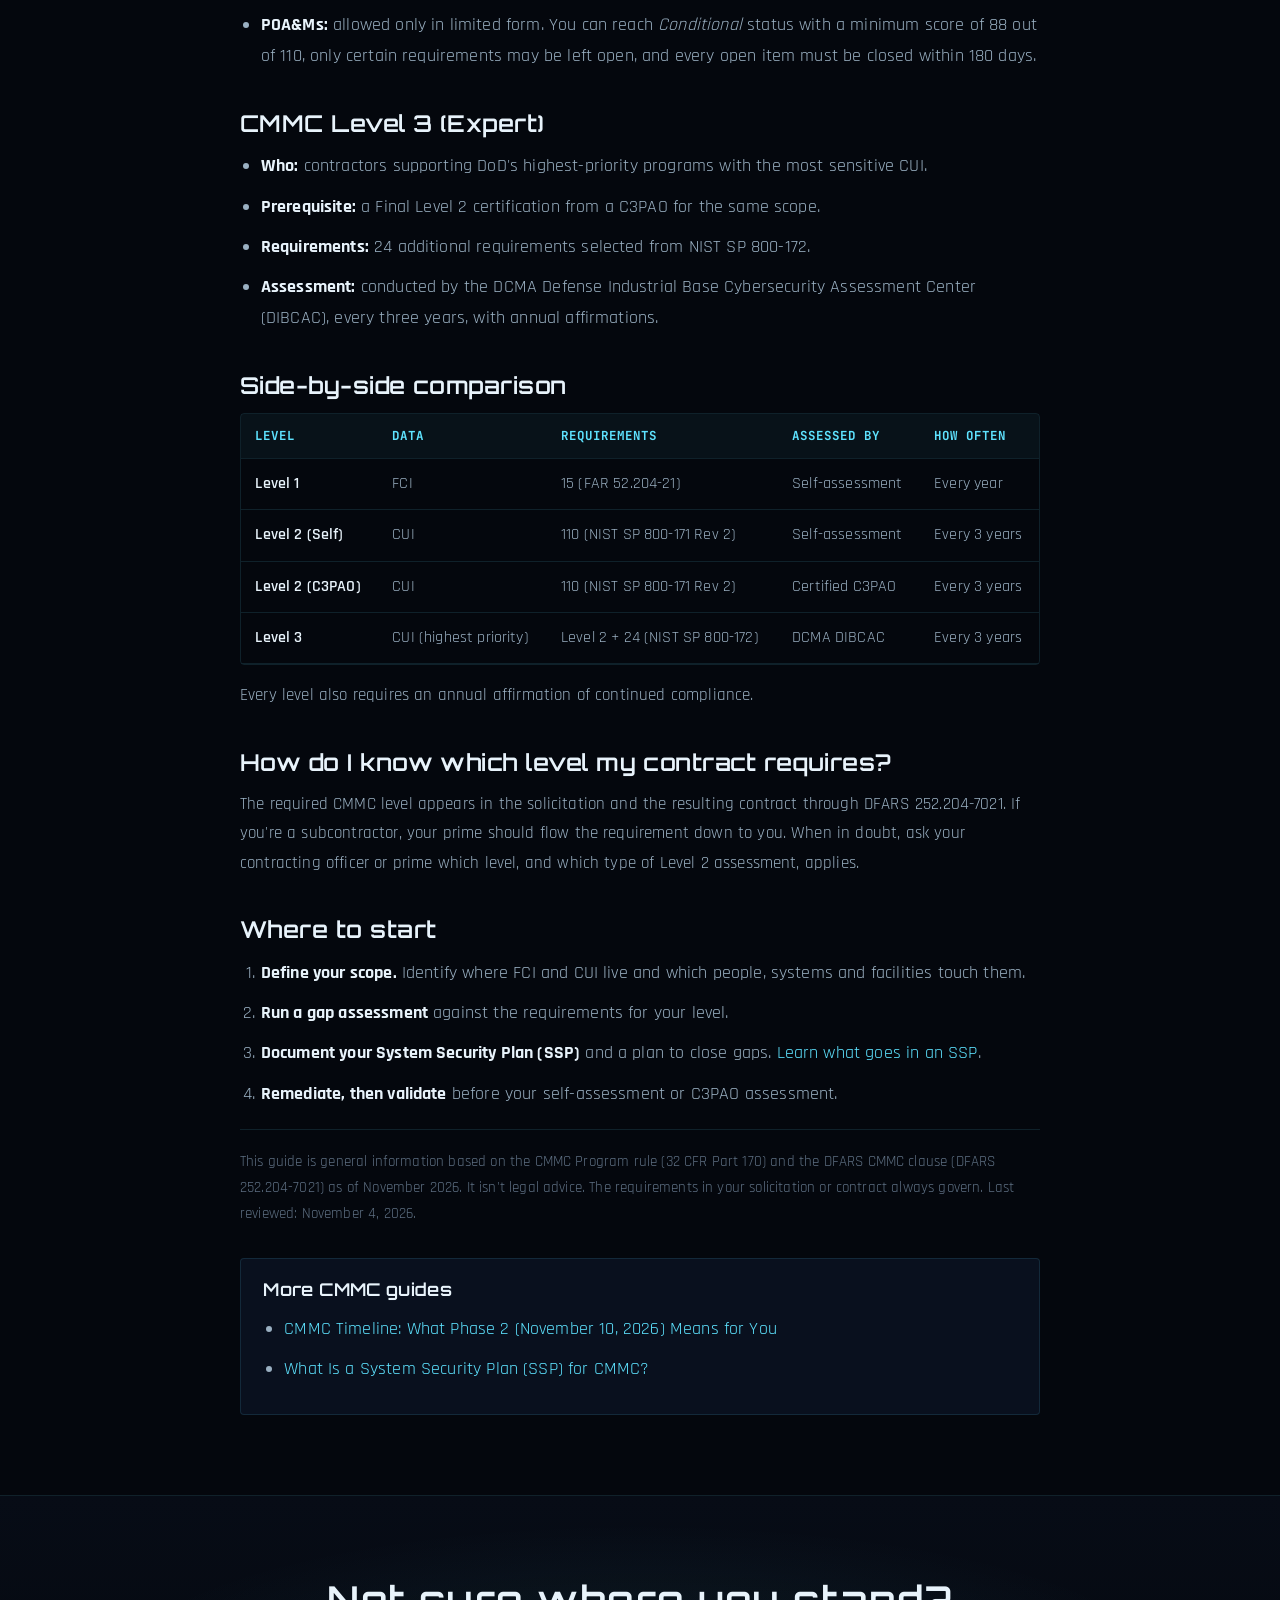
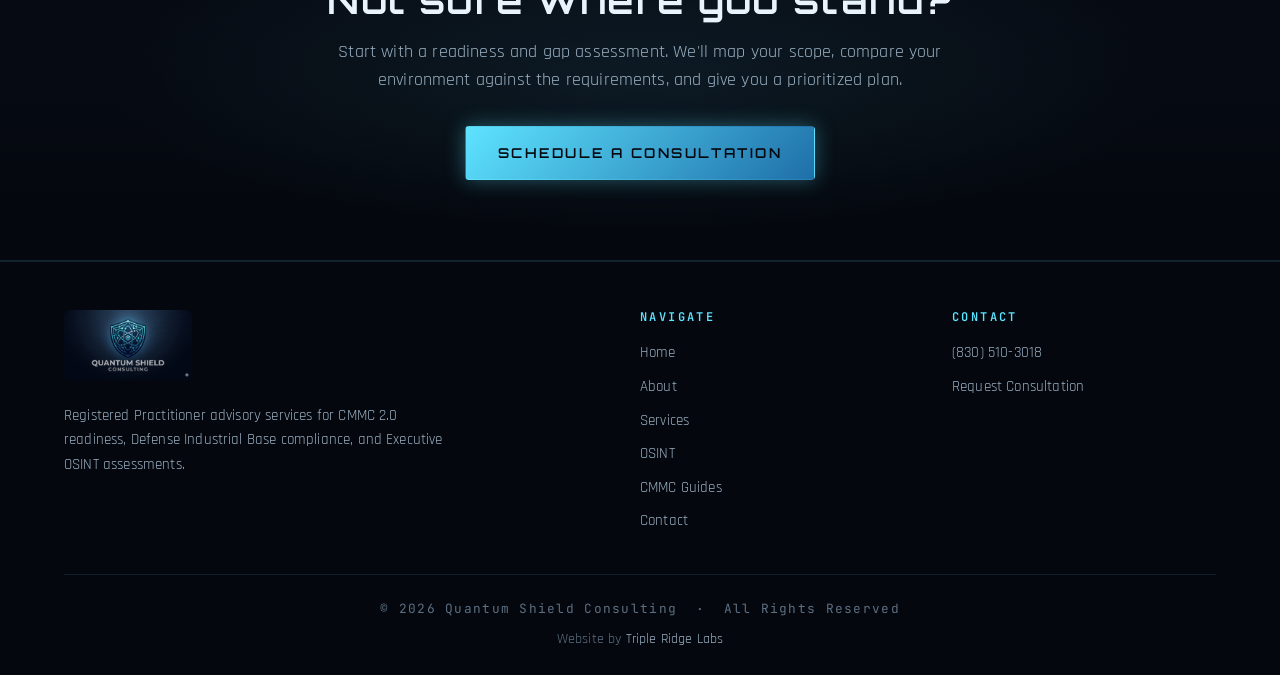
<file: quantum-shield-website 2/cmmc-levels.html>
<!DOCTYPE html>
<html lang="en">
<head>
<meta charset="UTF-8">
<meta name="viewport" content="width=device-width, initial-scale=1.0">
<title>CMMC 2.0 Levels Explained: Level 1 vs Level 2 vs Level 3 — Quantum Shield</title>
<meta name="description" content="What CMMC Level 1, Level 2 and Level 3 require, who needs each level, how they're assessed, and how to tell which level your DoD contract requires.">
<link rel="canonical" href="https://quantum-shield-consulting.com/cmmc-levels">
<meta property="og:type" content="website">
<meta property="og:site_name" content="Quantum Shield Consulting">
<meta property="og:title" content="CMMC 2.0 Levels Explained: Level 1 vs Level 2 vs Level 3 — Quantum Shield">
<meta property="og:description" content="What CMMC Level 1, Level 2 and Level 3 require, who needs each level, how they're assessed, and how to tell which level your DoD contract requires.">
<meta property="og:url" content="https://quantum-shield-consulting.com/cmmc-levels">
<meta property="og:image" content="https://quantum-shield-consulting.com/assets/og-image.jpg">
<meta property="og:image:width" content="1200">
<meta property="og:image:height" content="630">
<meta name="twitter:card" content="summary_large_image">
<meta name="twitter:image" content="https://quantum-shield-consulting.com/assets/og-image.jpg">
<link rel="icon" type="image/png" href="assets/logo.png">
<link rel="preconnect" href="https://fonts.googleapis.com">
<link rel="preconnect" href="https://fonts.gstatic.com" crossorigin>
<link href="https://fonts.googleapis.com/css2?family=Orbitron:wght@500;600;700;800&family=Rajdhani:wght@400;500;600;700&family=JetBrains+Mono:wght@400;500&display=swap" rel="stylesheet">
<link rel="stylesheet" href="styles.css?v=2">
<script type="application/ld+json">{"@context":"https://schema.org","@type":"Article","headline":"CMMC 2.0 levels explained: <span style=\"color: var(--accent);\">Level 1 vs. Level 2 vs. Level 3</span>","description":"What CMMC Level 1, Level 2 and Level 3 require, who needs each level, how they're assessed, and how to tell which level your DoD contract requires.","datePublished":"2026-11-04","dateModified":"2026-11-04","image":"https://quantum-shield-consulting.com/assets/og-image.jpg","author":{"@type":"Organization","name":"Quantum Shield Consulting","url":"https://quantum-shield-consulting.com/"},"publisher":{"@type":"Organization","name":"Quantum Shield Consulting","logo":{"@type":"ImageObject","url":"https://quantum-shield-consulting.com/assets/logo.png"}},"mainEntityOfPage":"https://quantum-shield-consulting.com/cmmc-levels"}</script>
</head>
<body>

<header class="site-header">
  <div class="nav-container">
    <a href="index.html" class="brand">
      <img src="assets/logo.png" alt="Quantum Shield Consulting" class="brand-logo">
    </a>
    <button class="nav-toggle" aria-label="Toggle menu" onclick="document.getElementById('nav-menu').classList.toggle('open')">&#9776;</button>
    <nav>
      <ul id="nav-menu">
        <li><a href="index.html">Home</a></li>
        <li><a href="about.html">About</a></li>
        <li><a href="services.html">Services</a></li>
        <li><a href="osint.html">OSINT</a></li>
        <li><a href="cmmc-guides.html" class="active">Guides</a></li>
        <li><a href="contact.html">Contact</a></li>
      </ul>
    </nav>
  </div>
</header>

<main>

  <section class="about-hero">
    <div class="container">
      <span class="eyebrow fade-up">CMMC Guide</span>
      <h1 class="fade-up delay-1" style="max-width: 900px;">CMMC 2.0 levels explained: <span style="color: var(--accent);">Level 1 vs. Level 2 vs. Level 3</span></h1>
      <p class="fade-up delay-2" style="max-width: 720px; margin-top: 1.5rem; font-size: 1.15rem;">Which level you need, what each one requires, and how it's assessed.</p>
    </div>
  </section>

  <section style="padding-top: 1rem;">
    <div class="container">
      <article class="guide">
        <div class="guide-callout">
          <strong>Quick answer:</strong> If you only handle Federal Contract Information (FCI), you need <strong>Level 1</strong>. If you handle Controlled Unclassified Information (CUI), you need <strong>Level 2</strong>, either by self-assessment or by a C3PAO certification assessment, depending on your contract. <strong>Level 3</strong> applies to a small number of programs with the most sensitive CUI.
        </div>

        <h2>Start with the data you handle</h2>
        <p>Your CMMC level is driven by the type of information you process, store or transmit for the Department of Defense (DoD), and by the level written into your solicitation or contract.</p>
        <ul>
          <li><strong>Federal Contract Information (FCI)</strong> is information provided by or generated for the government under a contract that isn't intended for public release. Almost every DoD contractor handles FCI.</li>
          <li><strong>Controlled Unclassified Information (CUI)</strong> is information the government requires to be safeguarded, such as controlled technical information, drawings and specifications. CUI is what moves you to Level 2 or above.</li>
        </ul>

        <h2>CMMC Level 1 (Foundational)</h2>
        <ul>
          <li><strong>Who:</strong> contractors that handle FCI but not CUI.</li>
          <li><strong>Requirements:</strong> the 15 basic safeguarding requirements from FAR 52.204-21.</li>
          <li><strong>Assessment:</strong> an annual self-assessment, with results entered in the Supplier Performance Risk System (SPRS).</li>
          <li><strong>Affirmation:</strong> a senior company official affirms compliance every year.</li>
          <li><strong>POA&amp;Ms:</strong> not allowed. All 15 requirements must be met.</li>
        </ul>

        <h2>CMMC Level 2 (Advanced)</h2>
        <ul>
          <li><strong>Who:</strong> contractors that handle CUI.</li>
          <li><strong>Requirements:</strong> the 110 security requirements in NIST SP 800-171 Revision 2.</li>
          <li><strong>Assessment:</strong> either a self-assessment or a certification assessment by an authorized Third-Party Assessment Organization (C3PAO), every three years. Your contract specifies which.</li>
          <li><strong>Affirmation:</strong> annual affirmation by a senior official.</li>
          <li><strong>POA&amp;Ms:</strong> allowed only in limited form. You can reach <em>Conditional</em> status with a minimum score of 88 out of 110, only certain requirements may be left open, and every open item must be closed within 180 days.</li>
        </ul>

        <h2>CMMC Level 3 (Expert)</h2>
        <ul>
          <li><strong>Who:</strong> contractors supporting DoD's highest-priority programs with the most sensitive CUI.</li>
          <li><strong>Prerequisite:</strong> a Final Level 2 certification from a C3PAO for the same scope.</li>
          <li><strong>Requirements:</strong> 24 additional requirements selected from NIST SP 800-172.</li>
          <li><strong>Assessment:</strong> conducted by the DCMA Defense Industrial Base Cybersecurity Assessment Center (DIBCAC), every three years, with annual affirmations.</li>
        </ul>

        <h2>Side-by-side comparison</h2>
        <div class="guide-table-wrap">
          <table class="guide-table">
            <thead><tr><th>Level</th><th>Data</th><th>Requirements</th><th>Assessed by</th><th>How often</th></tr></thead>
            <tbody>
              <tr><td>Level 1</td><td>FCI</td><td>15 (FAR 52.204-21)</td><td>Self-assessment</td><td>Every year</td></tr>
              <tr><td>Level 2 (Self)</td><td>CUI</td><td>110 (NIST SP 800-171 Rev 2)</td><td>Self-assessment</td><td>Every 3 years</td></tr>
              <tr><td>Level 2 (C3PAO)</td><td>CUI</td><td>110 (NIST SP 800-171 Rev 2)</td><td>Certified C3PAO</td><td>Every 3 years</td></tr>
              <tr><td>Level 3</td><td>CUI (highest priority)</td><td>Level 2 + 24 (NIST SP 800-172)</td><td>DCMA DIBCAC</td><td>Every 3 years</td></tr>
            </tbody>
          </table>
        </div>
        <p>Every level also requires an annual affirmation of continued compliance.</p>

        <h2>How do I know which level my contract requires?</h2>
        <p>The required CMMC level appears in the solicitation and the resulting contract through DFARS 252.204-7021. If you're a subcontractor, your prime should flow the requirement down to you. When in doubt, ask your contracting officer or prime which level, and which type of Level 2 assessment, applies.</p>

        <h2>Where to start</h2>
        <ol>
          <li><strong>Define your scope.</strong> Identify where FCI and CUI live and which people, systems and facilities touch them.</li>
          <li><strong>Run a gap assessment</strong> against the requirements for your level.</li>
          <li><strong>Document your System Security Plan (SSP)</strong> and a plan to close gaps. <a href="cmmc-ssp.html">Learn what goes in an SSP</a>.</li>
          <li><strong>Remediate, then validate</strong> before your self-assessment or C3PAO assessment.</li>
        </ol>
      <p class="guide-note">This guide is general information based on the CMMC Program rule (32 CFR Part 170) and the DFARS CMMC clause (DFARS 252.204-7021) as of November 2026. It isn't legal advice. The requirements in your solicitation or contract always govern. Last reviewed: November 4, 2026.</p>
      <div class="guide-related">
        <h2>More CMMC guides</h2>
        <ul>
          <li><a href="cmmc-timeline.html">CMMC Timeline: What Phase 2 (November 10, 2026) Means for You</a></li>
          <li><a href="cmmc-ssp.html">What Is a System Security Plan (SSP) for CMMC?</a></li>
        </ul>
      </div>
      </article>
    </div>
  </section>

  <section class="cta-section">
    <div class="container" style="text-align: center;">
      <h2>Not sure where you stand?</h2>
      <p style="max-width: 640px; margin: 1rem auto 2rem;">Start with a readiness and gap assessment. We'll map your scope, compare your environment against the requirements, and give you a prioritized plan.</p>
      <a href="contact.html" class="btn btn-primary">Schedule a Consultation</a>
    </div>
  </section>

</main>

<footer class="site-footer">
  <div class="container">
    <div class="footer-grid">
      <div class="footer-brand">
        <a href="index.html" class="brand">
          <img src="assets/logo.png" alt="Quantum Shield Consulting" class="footer-logo">
        </a>
        <p>Registered Practitioner advisory services for CMMC 2.0 readiness, Defense Industrial Base compliance, and Executive OSINT assessments.</p>
      </div>
      <div>
        <h4>Navigate</h4>
        <ul>
          <li><a href="index.html">Home</a></li>
          <li><a href="about.html">About</a></li>
          <li><a href="services.html">Services</a></li>
          <li><a href="osint.html">OSINT</a></li>
          <li><a href="cmmc-guides.html">CMMC Guides</a></li>
          <li><a href="contact.html">Contact</a></li>
        </ul>
      </div>
      <div>
        <h4>Contact</h4>
        <ul>
          <li><a href="tel:+18305103018">(830) 510-3018</a></li>
          <li><a href="contact.html">Request Consultation</a></li>
        </ul>
      </div>
    </div>
    <div class="footer-bottom">
      &copy; 2026 Quantum Shield Consulting &nbsp;&middot;&nbsp; All Rights Reserved
    </div>
    <div class="site-credit">Website by <a href="https://tripleridgelabs.com/" rel="noopener">Triple Ridge Labs</a></div>
  </div>
</footer>

</body>
</html>
</file>
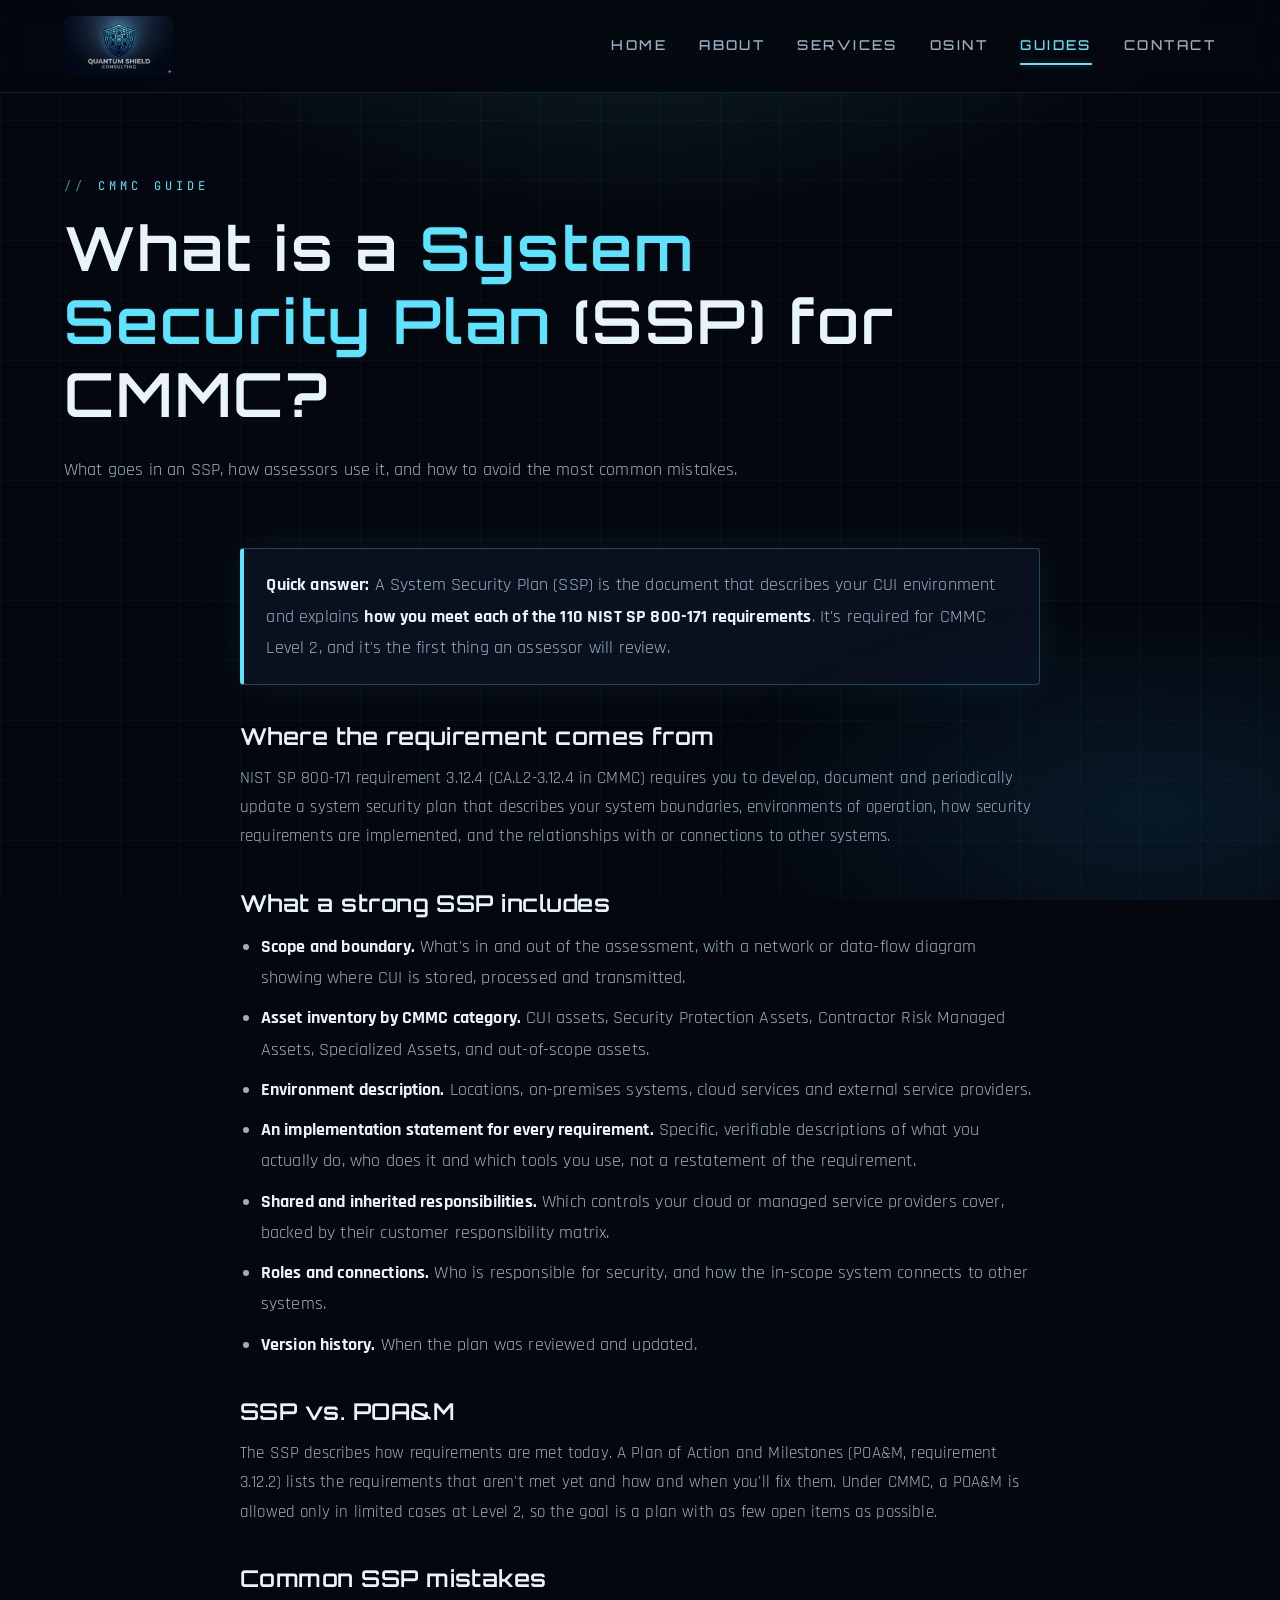
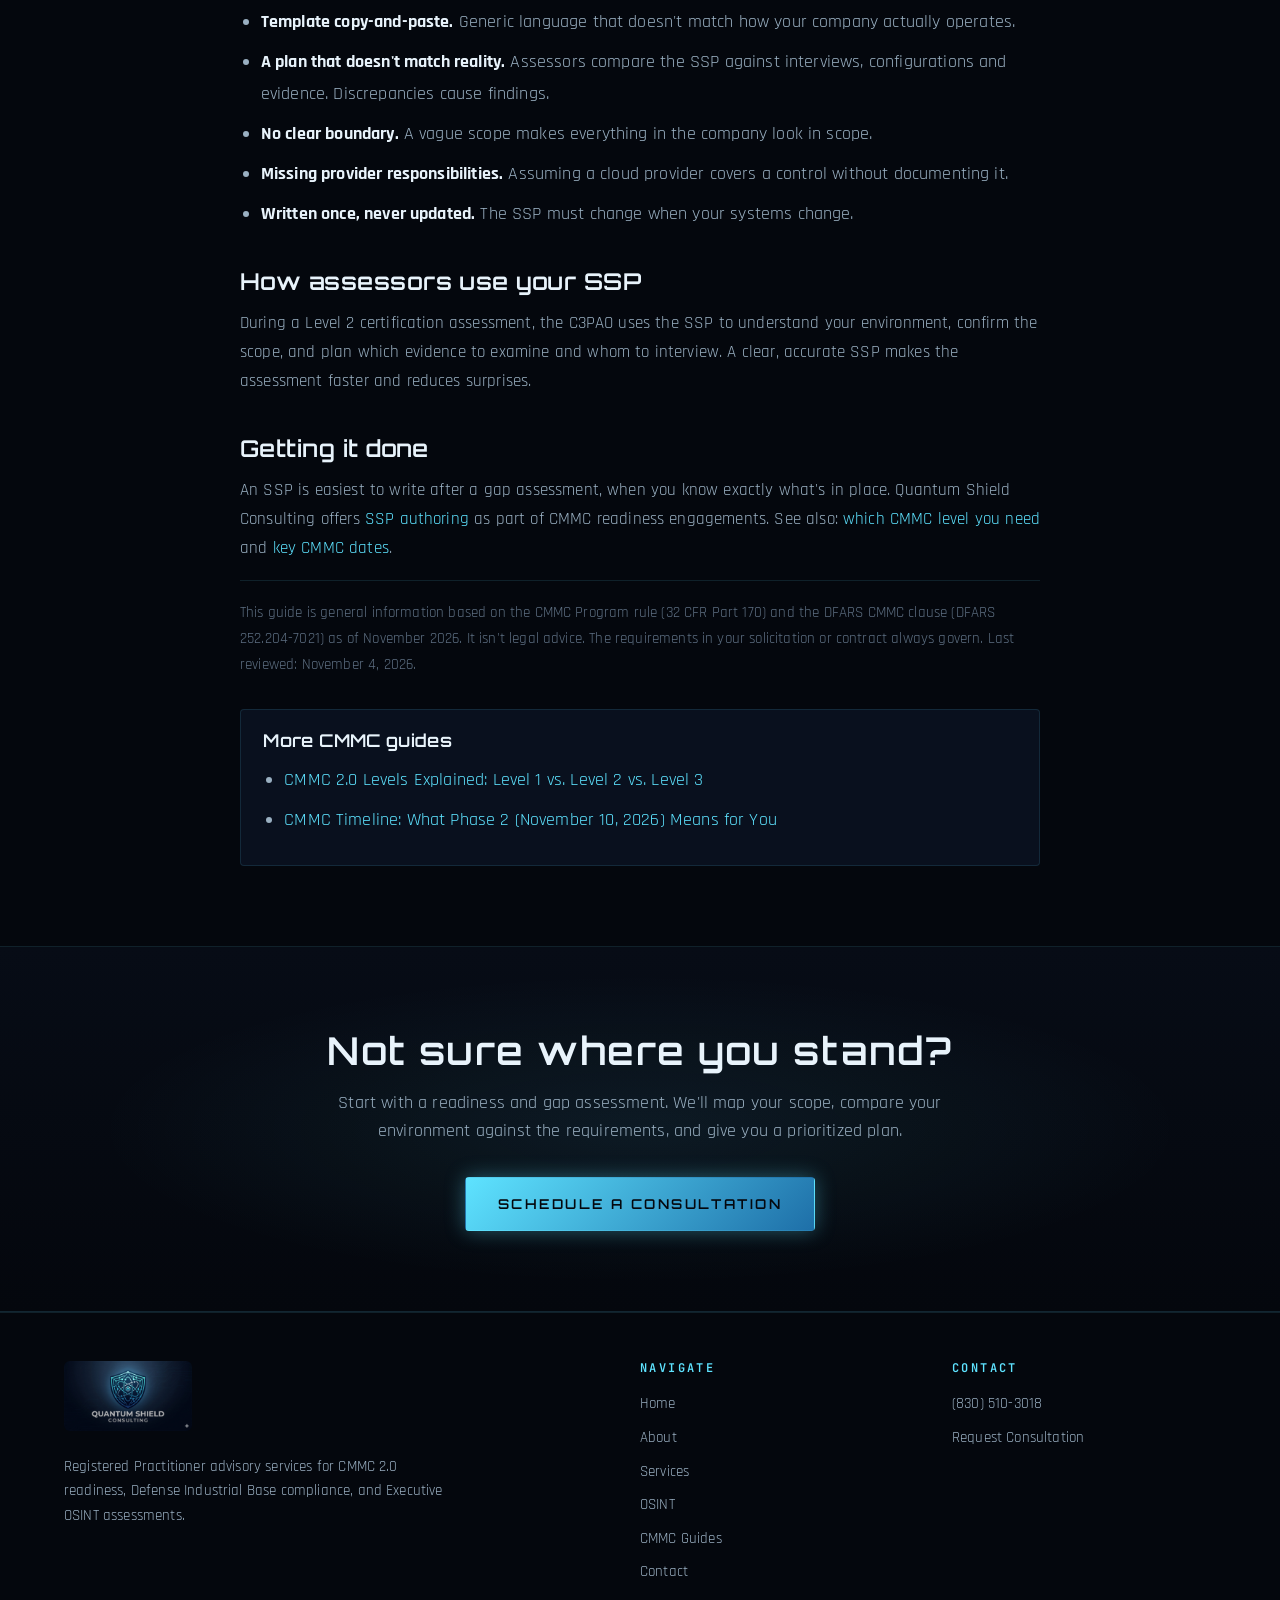
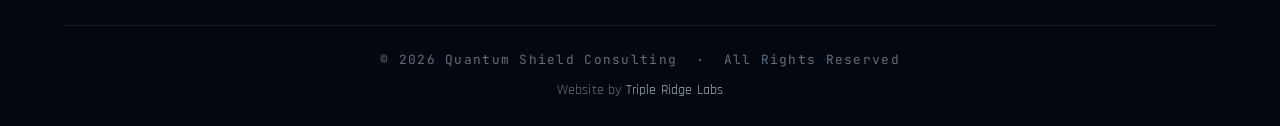
<file: quantum-shield-website 2/cmmc-ssp.html>
<!DOCTYPE html>
<html lang="en">
<head>
<meta charset="UTF-8">
<meta name="viewport" content="width=device-width, initial-scale=1.0">
<title>What Is a System Security Plan (SSP) for CMMC? — Quantum Shield</title>
<meta name="description" content="What a CMMC System Security Plan (SSP) must include for Level 2, how C3PAO assessors use it, how it differs from a POA&amp;M, and common mistakes to avoid.">
<link rel="canonical" href="https://quantum-shield-consulting.com/cmmc-ssp">
<meta property="og:type" content="website">
<meta property="og:site_name" content="Quantum Shield Consulting">
<meta property="og:title" content="What Is a System Security Plan (SSP) for CMMC? — Quantum Shield">
<meta property="og:description" content="What a CMMC System Security Plan (SSP) must include for Level 2, how C3PAO assessors use it, how it differs from a POA&amp;M, and common mistakes to avoid.">
<meta property="og:url" content="https://quantum-shield-consulting.com/cmmc-ssp">
<meta property="og:image" content="https://quantum-shield-consulting.com/assets/og-image.jpg">
<meta property="og:image:width" content="1200">
<meta property="og:image:height" content="630">
<meta name="twitter:card" content="summary_large_image">
<meta name="twitter:image" content="https://quantum-shield-consulting.com/assets/og-image.jpg">
<link rel="icon" type="image/png" href="assets/logo.png">
<link rel="preconnect" href="https://fonts.googleapis.com">
<link rel="preconnect" href="https://fonts.gstatic.com" crossorigin>
<link href="https://fonts.googleapis.com/css2?family=Orbitron:wght@500;600;700;800&family=Rajdhani:wght@400;500;600;700&family=JetBrains+Mono:wght@400;500&display=swap" rel="stylesheet">
<link rel="stylesheet" href="styles.css?v=2">
<script type="application/ld+json">{"@context":"https://schema.org","@type":"Article","headline":"What is a <span style=\"color: var(--accent);\">System Security Plan</span> (SSP) for CMMC?","description":"What a CMMC System Security Plan (SSP) must include for Level 2, how C3PAO assessors use it, how it differs from a POA&M, and common mistakes to avoid.","datePublished":"2026-11-04","dateModified":"2026-11-04","image":"https://quantum-shield-consulting.com/assets/og-image.jpg","author":{"@type":"Organization","name":"Quantum Shield Consulting","url":"https://quantum-shield-consulting.com/"},"publisher":{"@type":"Organization","name":"Quantum Shield Consulting","logo":{"@type":"ImageObject","url":"https://quantum-shield-consulting.com/assets/logo.png"}},"mainEntityOfPage":"https://quantum-shield-consulting.com/cmmc-ssp"}</script>
</head>
<body>

<header class="site-header">
  <div class="nav-container">
    <a href="index.html" class="brand">
      <img src="assets/logo.png" alt="Quantum Shield Consulting" class="brand-logo">
    </a>
    <button class="nav-toggle" aria-label="Toggle menu" onclick="document.getElementById('nav-menu').classList.toggle('open')">&#9776;</button>
    <nav>
      <ul id="nav-menu">
        <li><a href="index.html">Home</a></li>
        <li><a href="about.html">About</a></li>
        <li><a href="services.html">Services</a></li>
        <li><a href="osint.html">OSINT</a></li>
        <li><a href="cmmc-guides.html" class="active">Guides</a></li>
        <li><a href="contact.html">Contact</a></li>
      </ul>
    </nav>
  </div>
</header>

<main>

  <section class="about-hero">
    <div class="container">
      <span class="eyebrow fade-up">CMMC Guide</span>
      <h1 class="fade-up delay-1" style="max-width: 900px;">What is a <span style="color: var(--accent);">System Security Plan</span> (SSP) for CMMC?</h1>
      <p class="fade-up delay-2" style="max-width: 720px; margin-top: 1.5rem; font-size: 1.15rem;">What goes in an SSP, how assessors use it, and how to avoid the most common mistakes.</p>
    </div>
  </section>

  <section style="padding-top: 1rem;">
    <div class="container">
      <article class="guide">
        <div class="guide-callout">
          <strong>Quick answer:</strong> A System Security Plan (SSP) is the document that describes your CUI environment and explains <strong>how you meet each of the 110 NIST SP 800-171 requirements</strong>. It's required for CMMC Level 2, and it's the first thing an assessor will review.
        </div>

        <h2>Where the requirement comes from</h2>
        <p>NIST SP 800-171 requirement 3.12.4 (CA.L2-3.12.4 in CMMC) requires you to develop, document and periodically update a system security plan that describes your system boundaries, environments of operation, how security requirements are implemented, and the relationships with or connections to other systems.</p>

        <h2>What a strong SSP includes</h2>
        <ul>
          <li><strong>Scope and boundary.</strong> What's in and out of the assessment, with a network or data-flow diagram showing where CUI is stored, processed and transmitted.</li>
          <li><strong>Asset inventory by CMMC category.</strong> CUI assets, Security Protection Assets, Contractor Risk Managed Assets, Specialized Assets, and out-of-scope assets.</li>
          <li><strong>Environment description.</strong> Locations, on-premises systems, cloud services and external service providers.</li>
          <li><strong>An implementation statement for every requirement.</strong> Specific, verifiable descriptions of what you actually do, who does it and which tools you use, not a restatement of the requirement.</li>
          <li><strong>Shared and inherited responsibilities.</strong> Which controls your cloud or managed service providers cover, backed by their customer responsibility matrix.</li>
          <li><strong>Roles and connections.</strong> Who is responsible for security, and how the in-scope system connects to other systems.</li>
          <li><strong>Version history.</strong> When the plan was reviewed and updated.</li>
        </ul>

        <h2>SSP vs. POA&amp;M</h2>
        <p>The SSP describes how requirements are met today. A Plan of Action and Milestones (POA&amp;M, requirement 3.12.2) lists the requirements that aren't met yet and how and when you'll fix them. Under CMMC, a POA&amp;M is allowed only in limited cases at Level 2, so the goal is a plan with as few open items as possible.</p>

        <h2>Common SSP mistakes</h2>
        <ul>
          <li><strong>Template copy-and-paste.</strong> Generic language that doesn't match how your company actually operates.</li>
          <li><strong>A plan that doesn't match reality.</strong> Assessors compare the SSP against interviews, configurations and evidence. Discrepancies cause findings.</li>
          <li><strong>No clear boundary.</strong> A vague scope makes everything in the company look in scope.</li>
          <li><strong>Missing provider responsibilities.</strong> Assuming a cloud provider covers a control without documenting it.</li>
          <li><strong>Written once, never updated.</strong> The SSP must change when your systems change.</li>
        </ul>

        <h2>How assessors use your SSP</h2>
        <p>During a Level 2 certification assessment, the C3PAO uses the SSP to understand your environment, confirm the scope, and plan which evidence to examine and whom to interview. A clear, accurate SSP makes the assessment faster and reduces surprises.</p>

        <h2>Getting it done</h2>
        <p>An SSP is easiest to write after a gap assessment, when you know exactly what's in place. Quantum Shield Consulting offers <a href="services.html">SSP authoring</a> as part of CMMC readiness engagements. See also: <a href="cmmc-levels.html">which CMMC level you need</a> and <a href="cmmc-timeline.html">key CMMC dates</a>.</p>
      <p class="guide-note">This guide is general information based on the CMMC Program rule (32 CFR Part 170) and the DFARS CMMC clause (DFARS 252.204-7021) as of November 2026. It isn't legal advice. The requirements in your solicitation or contract always govern. Last reviewed: November 4, 2026.</p>
      <div class="guide-related">
        <h2>More CMMC guides</h2>
        <ul>
          <li><a href="cmmc-levels.html">CMMC 2.0 Levels Explained: Level 1 vs. Level 2 vs. Level 3</a></li>
          <li><a href="cmmc-timeline.html">CMMC Timeline: What Phase 2 (November 10, 2026) Means for You</a></li>
        </ul>
      </div>
      </article>
    </div>
  </section>

  <section class="cta-section">
    <div class="container" style="text-align: center;">
      <h2>Not sure where you stand?</h2>
      <p style="max-width: 640px; margin: 1rem auto 2rem;">Start with a readiness and gap assessment. We'll map your scope, compare your environment against the requirements, and give you a prioritized plan.</p>
      <a href="contact.html" class="btn btn-primary">Schedule a Consultation</a>
    </div>
  </section>

</main>

<footer class="site-footer">
  <div class="container">
    <div class="footer-grid">
      <div class="footer-brand">
        <a href="index.html" class="brand">
          <img src="assets/logo.png" alt="Quantum Shield Consulting" class="footer-logo">
        </a>
        <p>Registered Practitioner advisory services for CMMC 2.0 readiness, Defense Industrial Base compliance, and Executive OSINT assessments.</p>
      </div>
      <div>
        <h4>Navigate</h4>
        <ul>
          <li><a href="index.html">Home</a></li>
          <li><a href="about.html">About</a></li>
          <li><a href="services.html">Services</a></li>
          <li><a href="osint.html">OSINT</a></li>
          <li><a href="cmmc-guides.html">CMMC Guides</a></li>
          <li><a href="contact.html">Contact</a></li>
        </ul>
      </div>
      <div>
        <h4>Contact</h4>
        <ul>
          <li><a href="tel:+18305103018">(830) 510-3018</a></li>
          <li><a href="contact.html">Request Consultation</a></li>
        </ul>
      </div>
    </div>
    <div class="footer-bottom">
      &copy; 2026 Quantum Shield Consulting &nbsp;&middot;&nbsp; All Rights Reserved
    </div>
    <div class="site-credit">Website by <a href="https://tripleridgelabs.com/" rel="noopener">Triple Ridge Labs</a></div>
  </div>
</footer>

</body>
</html>
</file>
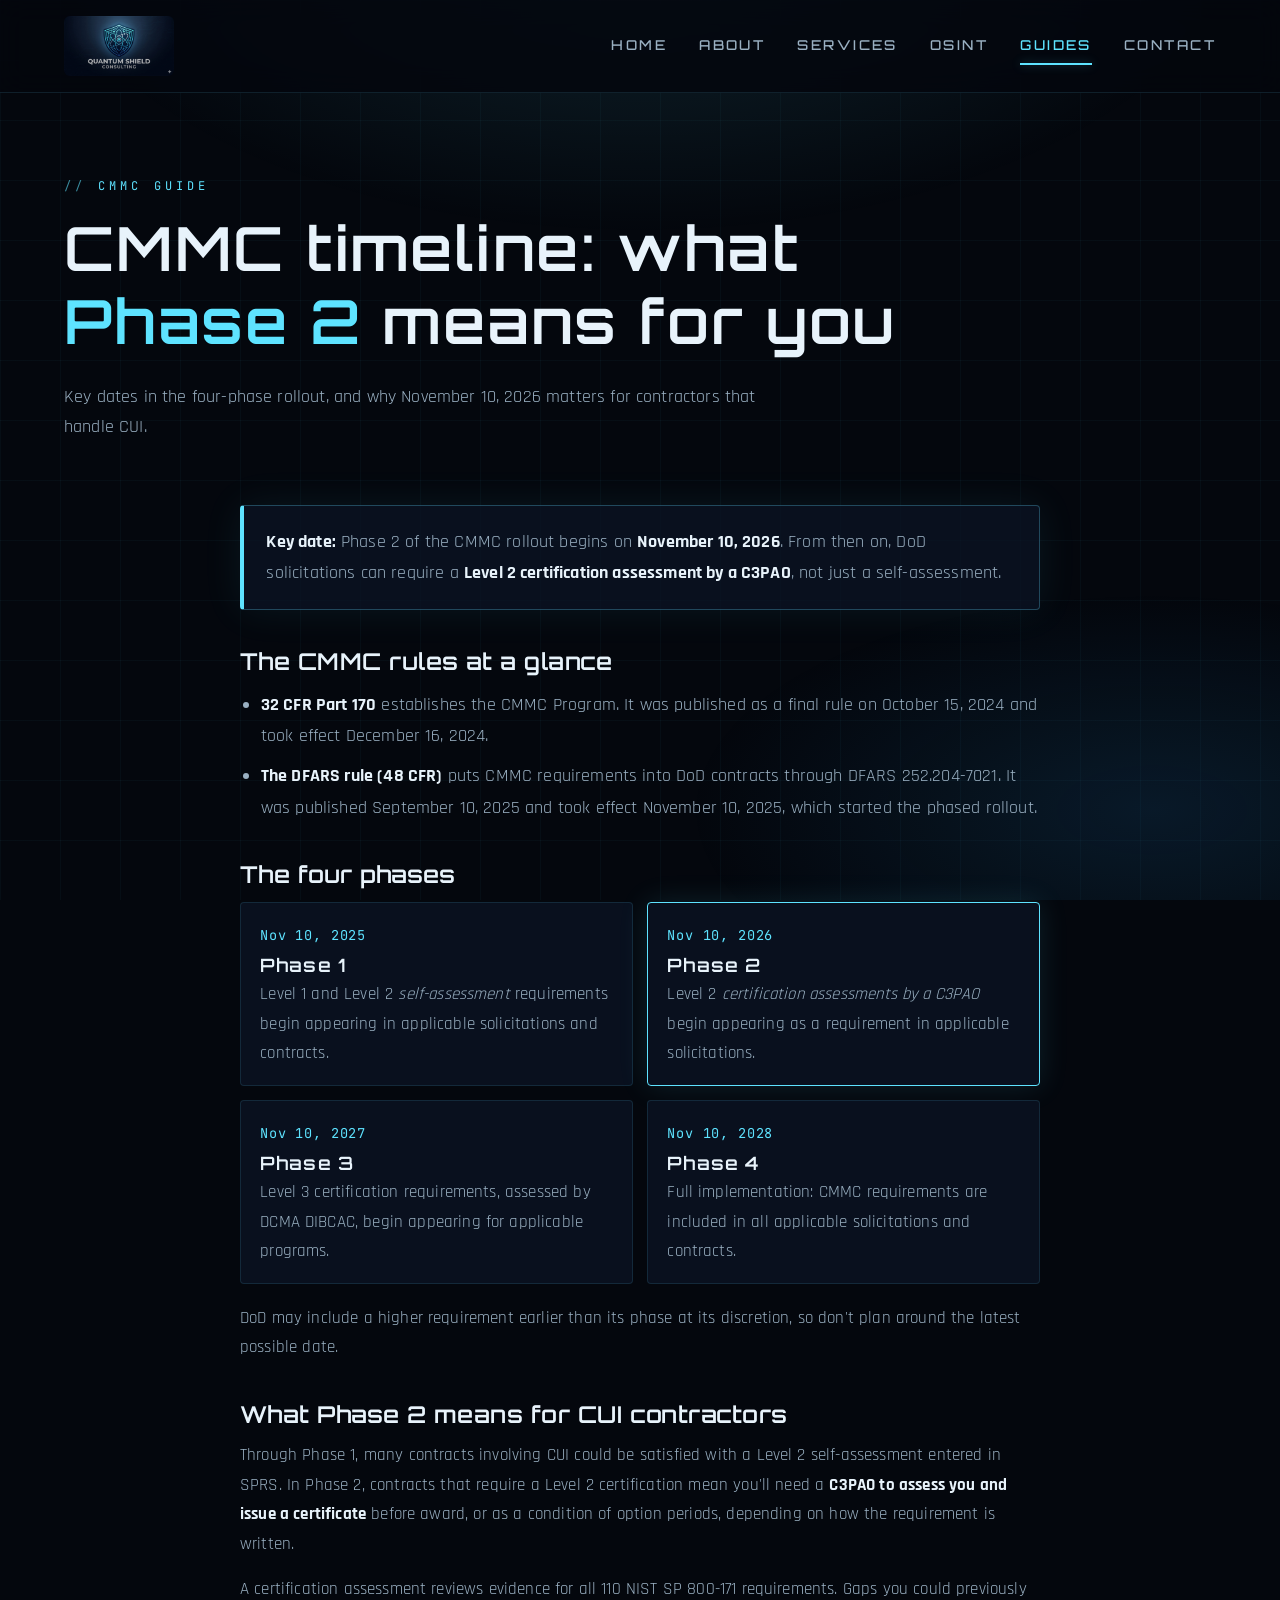
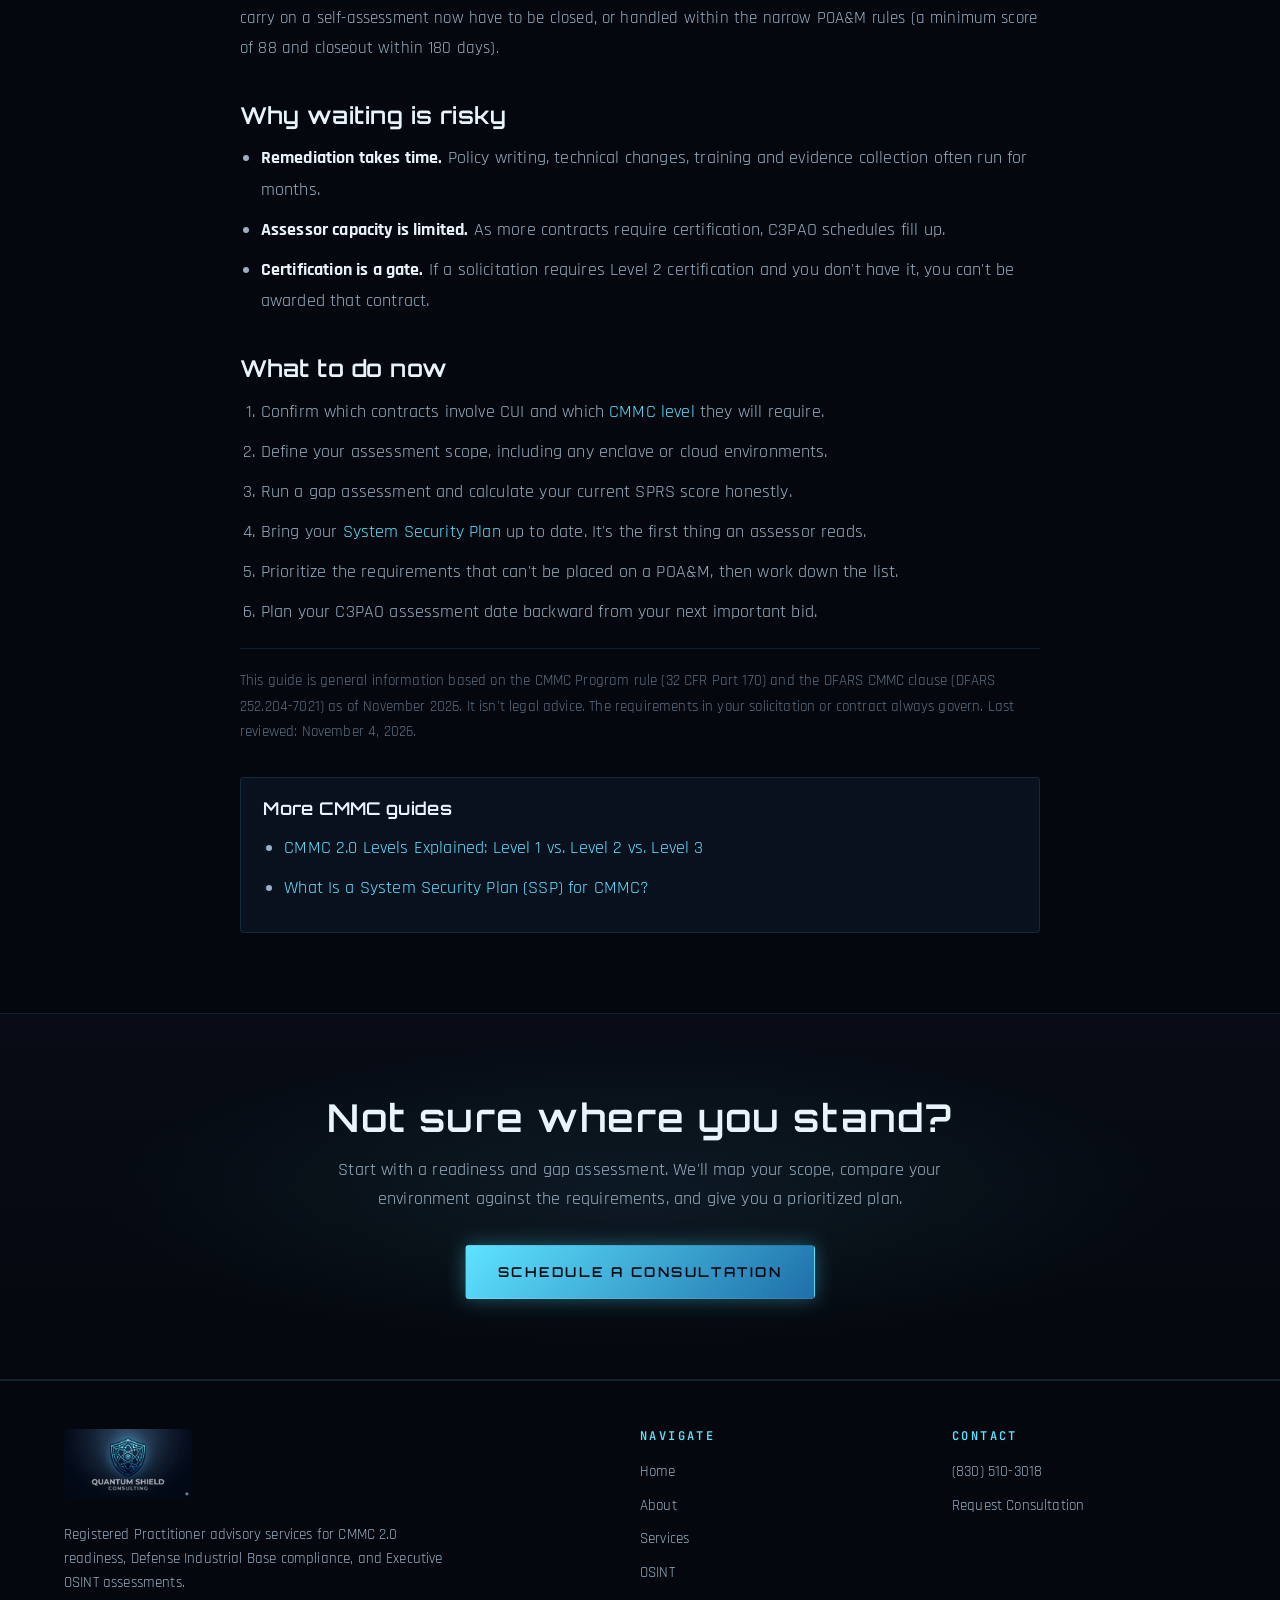
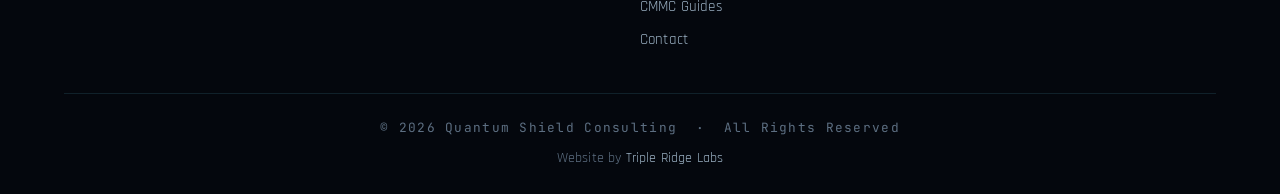
<file: quantum-shield-website 2/cmmc-timeline.html>
<!DOCTYPE html>
<html lang="en">
<head>
<meta charset="UTF-8">
<meta name="viewport" content="width=device-width, initial-scale=1.0">
<title>CMMC Timeline: Phase 2 Starts November 10, 2026 — Quantum Shield</title>
<meta name="description" content="The CMMC 2.0 rollout timeline from 2025 to 2028, what Phase 2 on November 10, 2026 means for CUI contractors, and what to do now to stay eligible.">
<link rel="canonical" href="https://quantum-shield-consulting.com/cmmc-timeline">
<meta property="og:type" content="website">
<meta property="og:site_name" content="Quantum Shield Consulting">
<meta property="og:title" content="CMMC Timeline: Phase 2 Starts November 10, 2026 — Quantum Shield">
<meta property="og:description" content="The CMMC 2.0 rollout timeline from 2025 to 2028, what Phase 2 on November 10, 2026 means for CUI contractors, and what to do now to stay eligible.">
<meta property="og:url" content="https://quantum-shield-consulting.com/cmmc-timeline">
<meta property="og:image" content="https://quantum-shield-consulting.com/assets/og-image.jpg">
<meta property="og:image:width" content="1200">
<meta property="og:image:height" content="630">
<meta name="twitter:card" content="summary_large_image">
<meta name="twitter:image" content="https://quantum-shield-consulting.com/assets/og-image.jpg">
<link rel="icon" type="image/png" href="assets/logo.png">
<link rel="preconnect" href="https://fonts.googleapis.com">
<link rel="preconnect" href="https://fonts.gstatic.com" crossorigin>
<link href="https://fonts.googleapis.com/css2?family=Orbitron:wght@500;600;700;800&family=Rajdhani:wght@400;500;600;700&family=JetBrains+Mono:wght@400;500&display=swap" rel="stylesheet">
<link rel="stylesheet" href="styles.css?v=2">
<script type="application/ld+json">{"@context":"https://schema.org","@type":"Article","headline":"CMMC timeline: what <span style=\"color: var(--accent);\">Phase 2</span> means for you","description":"The CMMC 2.0 rollout timeline from 2025 to 2028, what Phase 2 on November 10, 2026 means for CUI contractors, and what to do now to stay eligible.","datePublished":"2026-11-04","dateModified":"2026-11-04","image":"https://quantum-shield-consulting.com/assets/og-image.jpg","author":{"@type":"Organization","name":"Quantum Shield Consulting","url":"https://quantum-shield-consulting.com/"},"publisher":{"@type":"Organization","name":"Quantum Shield Consulting","logo":{"@type":"ImageObject","url":"https://quantum-shield-consulting.com/assets/logo.png"}},"mainEntityOfPage":"https://quantum-shield-consulting.com/cmmc-timeline"}</script>
</head>
<body>

<header class="site-header">
  <div class="nav-container">
    <a href="index.html" class="brand">
      <img src="assets/logo.png" alt="Quantum Shield Consulting" class="brand-logo">
    </a>
    <button class="nav-toggle" aria-label="Toggle menu" onclick="document.getElementById('nav-menu').classList.toggle('open')">&#9776;</button>
    <nav>
      <ul id="nav-menu">
        <li><a href="index.html">Home</a></li>
        <li><a href="about.html">About</a></li>
        <li><a href="services.html">Services</a></li>
        <li><a href="osint.html">OSINT</a></li>
        <li><a href="cmmc-guides.html" class="active">Guides</a></li>
        <li><a href="contact.html">Contact</a></li>
      </ul>
    </nav>
  </div>
</header>

<main>

  <section class="about-hero">
    <div class="container">
      <span class="eyebrow fade-up">CMMC Guide</span>
      <h1 class="fade-up delay-1" style="max-width: 900px;">CMMC timeline: what <span style="color: var(--accent);">Phase 2</span> means for you</h1>
      <p class="fade-up delay-2" style="max-width: 720px; margin-top: 1.5rem; font-size: 1.15rem;">Key dates in the four-phase rollout, and why November 10, 2026 matters for contractors that handle CUI.</p>
    </div>
  </section>

  <section style="padding-top: 1rem;">
    <div class="container">
      <article class="guide">
        <div class="guide-callout">
          <strong>Key date:</strong> Phase 2 of the CMMC rollout begins on <strong>November 10, 2026</strong>. From then on, DoD solicitations can require a <strong>Level 2 certification assessment by a C3PAO</strong>, not just a self-assessment.
        </div>

        <h2>The CMMC rules at a glance</h2>
        <ul>
          <li><strong>32 CFR Part 170</strong> establishes the CMMC Program. It was published as a final rule on October 15, 2024 and took effect December 16, 2024.</li>
          <li><strong>The DFARS rule (48 CFR)</strong> puts CMMC requirements into DoD contracts through DFARS 252.204-7021. It was published September 10, 2025 and took effect November 10, 2025, which started the phased rollout.</li>
        </ul>

        <h2>The four phases</h2>
        <div class="guide-timeline">
          <div class="guide-step"><span class="guide-date">Nov 10, 2025</span><h3>Phase 1</h3><p>Level 1 and Level 2 <em>self-assessment</em> requirements begin appearing in applicable solicitations and contracts.</p></div>
          <div class="guide-step is-next"><span class="guide-date">Nov 10, 2026</span><h3>Phase 2</h3><p>Level 2 <em>certification assessments by a C3PAO</em> begin appearing as a requirement in applicable solicitations.</p></div>
          <div class="guide-step"><span class="guide-date">Nov 10, 2027</span><h3>Phase 3</h3><p>Level 3 certification requirements, assessed by DCMA DIBCAC, begin appearing for applicable programs.</p></div>
          <div class="guide-step"><span class="guide-date">Nov 10, 2028</span><h3>Phase 4</h3><p>Full implementation: CMMC requirements are included in all applicable solicitations and contracts.</p></div>
        </div>
        <p>DoD may include a higher requirement earlier than its phase at its discretion, so don't plan around the latest possible date.</p>

        <h2>What Phase 2 means for CUI contractors</h2>
        <p>Through Phase 1, many contracts involving CUI could be satisfied with a Level 2 self-assessment entered in SPRS. In Phase 2, contracts that require a Level 2 certification mean you'll need a <strong>C3PAO to assess you and issue a certificate</strong> before award, or as a condition of option periods, depending on how the requirement is written.</p>
        <p>A certification assessment reviews evidence for all 110 NIST SP 800-171 requirements. Gaps you could previously carry on a self-assessment now have to be closed, or handled within the narrow POA&amp;M rules (a minimum score of 88 and closeout within 180 days).</p>

        <h2>Why waiting is risky</h2>
        <ul>
          <li><strong>Remediation takes time.</strong> Policy writing, technical changes, training and evidence collection often run for months.</li>
          <li><strong>Assessor capacity is limited.</strong> As more contracts require certification, C3PAO schedules fill up.</li>
          <li><strong>Certification is a gate.</strong> If a solicitation requires Level 2 certification and you don't have it, you can't be awarded that contract.</li>
        </ul>

        <h2>What to do now</h2>
        <ol>
          <li>Confirm which contracts involve CUI and which <a href="cmmc-levels.html">CMMC level</a> they will require.</li>
          <li>Define your assessment scope, including any enclave or cloud environments.</li>
          <li>Run a gap assessment and calculate your current SPRS score honestly.</li>
          <li>Bring your <a href="cmmc-ssp.html">System Security Plan</a> up to date. It's the first thing an assessor reads.</li>
          <li>Prioritize the requirements that can't be placed on a POA&amp;M, then work down the list.</li>
          <li>Plan your C3PAO assessment date backward from your next important bid.</li>
        </ol>
      <p class="guide-note">This guide is general information based on the CMMC Program rule (32 CFR Part 170) and the DFARS CMMC clause (DFARS 252.204-7021) as of November 2026. It isn't legal advice. The requirements in your solicitation or contract always govern. Last reviewed: November 4, 2026.</p>
      <div class="guide-related">
        <h2>More CMMC guides</h2>
        <ul>
          <li><a href="cmmc-levels.html">CMMC 2.0 Levels Explained: Level 1 vs. Level 2 vs. Level 3</a></li>
          <li><a href="cmmc-ssp.html">What Is a System Security Plan (SSP) for CMMC?</a></li>
        </ul>
      </div>
      </article>
    </div>
  </section>

  <section class="cta-section">
    <div class="container" style="text-align: center;">
      <h2>Not sure where you stand?</h2>
      <p style="max-width: 640px; margin: 1rem auto 2rem;">Start with a readiness and gap assessment. We'll map your scope, compare your environment against the requirements, and give you a prioritized plan.</p>
      <a href="contact.html" class="btn btn-primary">Schedule a Consultation</a>
    </div>
  </section>

</main>

<footer class="site-footer">
  <div class="container">
    <div class="footer-grid">
      <div class="footer-brand">
        <a href="index.html" class="brand">
          <img src="assets/logo.png" alt="Quantum Shield Consulting" class="footer-logo">
        </a>
        <p>Registered Practitioner advisory services for CMMC 2.0 readiness, Defense Industrial Base compliance, and Executive OSINT assessments.</p>
      </div>
      <div>
        <h4>Navigate</h4>
        <ul>
          <li><a href="index.html">Home</a></li>
          <li><a href="about.html">About</a></li>
          <li><a href="services.html">Services</a></li>
          <li><a href="osint.html">OSINT</a></li>
          <li><a href="cmmc-guides.html">CMMC Guides</a></li>
          <li><a href="contact.html">Contact</a></li>
        </ul>
      </div>
      <div>
        <h4>Contact</h4>
        <ul>
          <li><a href="tel:+18305103018">(830) 510-3018</a></li>
          <li><a href="contact.html">Request Consultation</a></li>
        </ul>
      </div>
    </div>
    <div class="footer-bottom">
      &copy; 2026 Quantum Shield Consulting &nbsp;&middot;&nbsp; All Rights Reserved
    </div>
    <div class="site-credit">Website by <a href="https://tripleridgelabs.com/" rel="noopener">Triple Ridge Labs</a></div>
  </div>
</footer>

</body>
</html>
</file>
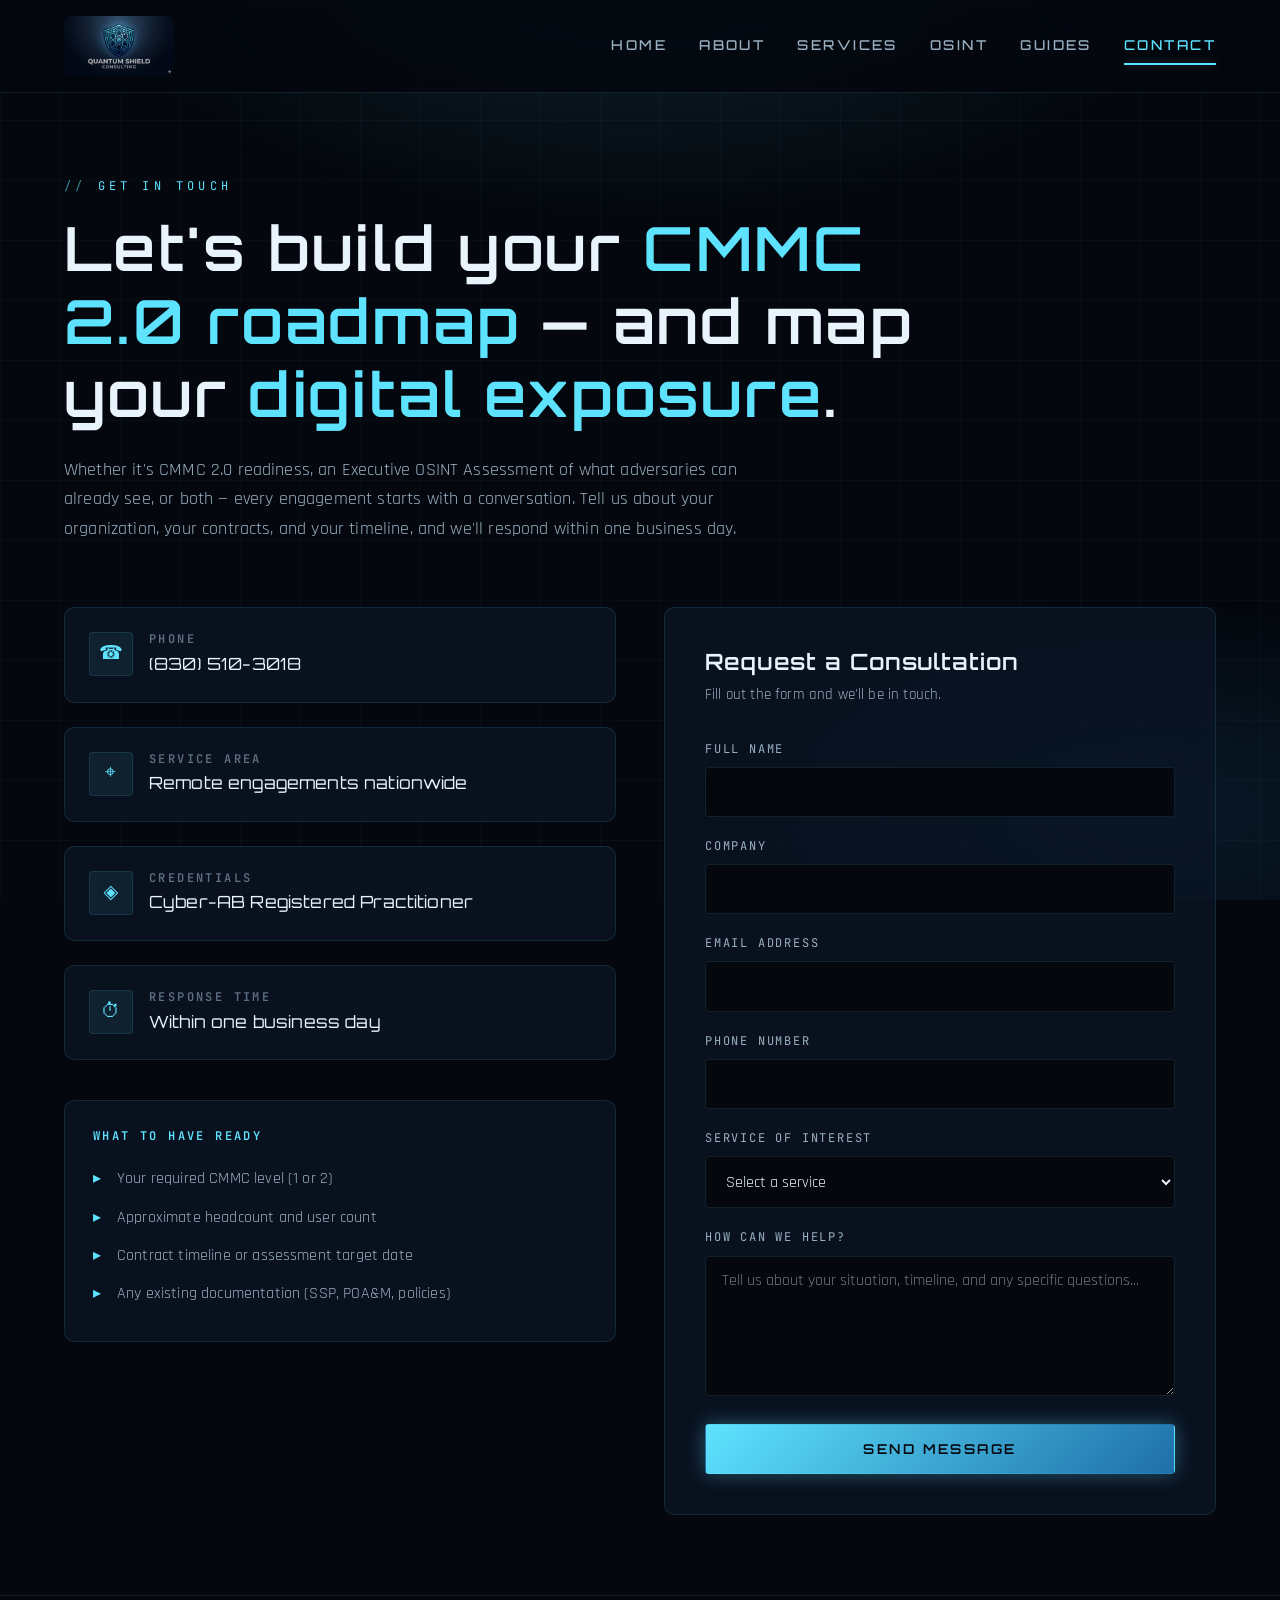
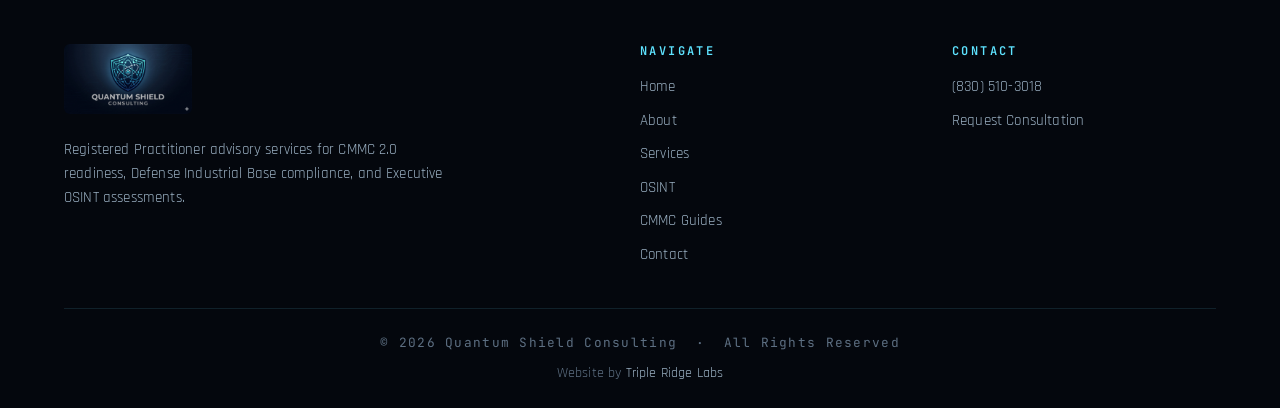
<file: quantum-shield-website 2/contact.html>
<!DOCTYPE html>
<html lang="en">
<head>
<meta charset="UTF-8">
<meta name="viewport" content="width=device-width, initial-scale=1.0">
<title>Contact — Quantum Shield Consulting</title>
<meta name="description" content="Contact Quantum Shield Consulting about CMMC 2.0 readiness or an Executive OSINT Assessment. Call (830) 510-3018 or request a consultation online.">
<link rel="canonical" href="https://quantum-shield-consulting.com/contact">
<meta property="og:type" content="website">
<meta property="og:site_name" content="Quantum Shield Consulting">
<meta property="og:title" content="Contact — Quantum Shield Consulting">
<meta property="og:description" content="Contact Quantum Shield Consulting about CMMC 2.0 readiness or an Executive OSINT Assessment. Call (830) 510-3018 or request a consultation online.">
<meta property="og:url" content="https://quantum-shield-consulting.com/contact">
<meta property="og:image" content="https://quantum-shield-consulting.com/assets/og-image.jpg">
<meta property="og:image:width" content="1200">
<meta property="og:image:height" content="630">
<meta name="twitter:card" content="summary_large_image">
<meta name="twitter:image" content="https://quantum-shield-consulting.com/assets/og-image.jpg">
<link rel="icon" type="image/png" href="assets/logo.png">
<link rel="preconnect" href="https://fonts.googleapis.com">
<link rel="preconnect" href="https://fonts.gstatic.com" crossorigin>
<link href="https://fonts.googleapis.com/css2?family=Orbitron:wght@500;600;700;800&family=Rajdhani:wght@400;500;600;700&family=JetBrains+Mono:wght@400;500&display=swap" rel="stylesheet">
<link rel="stylesheet" href="styles.css?v=2">
</head>
<body>

<header class="site-header">
  <div class="nav-container">
    <a href="index.html" class="brand">
      <img src="assets/logo.png" alt="Quantum Shield Consulting" class="brand-logo">
    </a>
    <button class="nav-toggle" aria-label="Toggle menu" onclick="document.getElementById('nav-menu').classList.toggle('open')">&#9776;</button>
    <nav>
      <ul id="nav-menu">
        <li><a href="index.html">Home</a></li>
        <li><a href="about.html">About</a></li>
        <li><a href="services.html">Services</a></li>
        <li><a href="osint.html">OSINT</a></li>
        <li><a href="cmmc-guides.html">Guides</a></li>
        <li><a href="contact.html" class="active">Contact</a></li>
      </ul>
    </nav>
  </div>
</header>

<main>

  <section class="about-hero">
    <div class="container">
      <span class="eyebrow fade-up">Get In Touch</span>
      <h1 class="fade-up delay-1" style="max-width: 900px;">
        Let's build your <span style="color: var(--accent);">CMMC 2.0 roadmap</span> &mdash;
        and map your <span style="color: var(--accent);">digital exposure</span>.
      </h1>
      <p class="fade-up delay-2" style="max-width: 720px; margin-top: 1.5rem; font-size: 1.15rem;">
        Whether it's CMMC 2.0 readiness, an Executive OSINT Assessment of what adversaries
        can already see, or both &mdash; every engagement starts with a conversation. Tell us
        about your organization, your contracts, and your timeline, and we'll respond within
        one business day.
      </p>
    </div>
  </section>

  <section style="padding-top: 1rem;">
    <div class="container">
      <div class="contact-grid">

        <div class="contact-info-block">
          <a href="tel:+18305103018" class="contact-method" style="text-decoration: none;">
            <div class="contact-icon">&#9742;</div>
            <div>
              <h4>Phone</h4>
              <p>(830) 510-3018</p>
            </div>
          </a>

          <div class="contact-method">
            <div class="contact-icon">&#8982;</div>
            <div>
              <h4>Service Area</h4>
              <p>Remote engagements nationwide</p>
            </div>
          </div>

          <div class="contact-method">
            <div class="contact-icon">&#9672;</div>
            <div>
              <h4>Credentials</h4>
              <p>Cyber-AB Registered Practitioner</p>
            </div>
          </div>

          <div class="contact-method">
            <div class="contact-icon">&#9201;</div>
            <div>
              <h4>Response Time</h4>
              <p>Within one business day</p>
            </div>
          </div>

          <div style="background: var(--bg-panel); border: 1px solid var(--border-subtle); border-radius: var(--radius-lg); padding: 1.75rem; margin-top: 1rem;">
            <h4 style="font-family: var(--font-mono); font-size: 0.75rem; letter-spacing: 0.2em; text-transform: uppercase; color: var(--accent); margin-bottom: 1rem;">What to have ready</h4>
            <ul style="list-style: none;">
              <li style="padding: 0.4rem 0 0.4rem 1.5rem; position: relative; color: var(--text-secondary);">
                <span style="position: absolute; left: 0; color: var(--accent);">&#9656;</span>
                Your required CMMC level (1 or 2)
              </li>
              <li style="padding: 0.4rem 0 0.4rem 1.5rem; position: relative; color: var(--text-secondary);">
                <span style="position: absolute; left: 0; color: var(--accent);">&#9656;</span>
                Approximate headcount and user count
              </li>
              <li style="padding: 0.4rem 0 0.4rem 1.5rem; position: relative; color: var(--text-secondary);">
                <span style="position: absolute; left: 0; color: var(--accent);">&#9656;</span>
                Contract timeline or assessment target date
              </li>
              <li style="padding: 0.4rem 0 0.4rem 1.5rem; position: relative; color: var(--text-secondary);">
                <span style="position: absolute; left: 0; color: var(--accent);">&#9656;</span>
                Any existing documentation (SSP, POA&amp;M, policies)
              </li>
            </ul>
          </div>
        </div>

        <div class="contact-form">
          <h2 style="font-size: 1.4rem; margin-bottom: 0.5rem;">Request a Consultation</h2>
          <p style="font-size: 0.95rem; margin-bottom: 2rem;">Fill out the form and we'll be in touch.</p>

          <form id="contactForm" onsubmit="handleSubmit(event)">
            <div class="form-group">
              <label for="name">Full Name</label>
              <input type="text" id="name" name="name" required>
            </div>
            <div class="form-group">
              <label for="company">Company</label>
              <input type="text" id="company" name="company" required>
            </div>
            <div class="form-group">
              <label for="email">Email Address</label>
              <input type="email" id="email" name="email" required>
            </div>
            <div class="form-group">
              <label for="phone">Phone Number</label>
              <input type="tel" id="phone" name="phone">
            </div>
            <div class="form-group">
              <label for="service">Service of Interest</label>
              <select id="service" name="service">
                <option value="">Select a service</option>
                <option value="gap">CMMC Readiness &amp; Gap Assessment</option>
                <option value="ssp">System Security Plan (SSP) Authoring</option>
                <option value="poam">POA&amp;M Development &amp; Management</option>
                <option value="policy">Policy Development &amp; Control Implementation</option>
                <option value="mock">Pre-Assessment Mock Engagement</option>
                <option value="retainer">Advisory Retainer / Fractional Compliance Officer</option>
                <option value="hourly">Hourly Advisory &amp; Targeted Consulting</option>
                <option value="osint-single">One-Time OSINT Assessment</option>
                <option value="osint-retainer">OSINT Quarterly Monitoring Retainer</option>
                <option value="other">Other / Not Sure</option>
              </select>
            </div>
            <div class="form-group">
              <label for="message">How can we help?</label>
              <textarea id="message" name="message" placeholder="Tell us about your situation, timeline, and any specific questions..." required></textarea>
            </div>
            <button type="submit" id="submitBtn" class="btn btn-primary" style="width: 100%;">Send Message</button>
            <p id="formStatus" style="margin-top: 1rem; text-align: center; font-size: 0.9rem; display: none;"></p>
          </form>
        </div>

      </div>
    </div>
  </section>

</main>

<footer class="site-footer">
  <div class="container">
    <div class="footer-grid">
      <div class="footer-brand">
        <a href="index.html" class="brand">
          <img src="assets/logo.png" alt="Quantum Shield Consulting" class="footer-logo">
        </a>
        <p>Registered Practitioner advisory services for CMMC 2.0 readiness, Defense Industrial Base compliance, and Executive OSINT assessments.</p>
      </div>
      <div>
        <h4>Navigate</h4>
        <ul>
          <li><a href="index.html">Home</a></li>
          <li><a href="about.html">About</a></li>
          <li><a href="services.html">Services</a></li>
          <li><a href="osint.html">OSINT</a></li>
          <li><a href="cmmc-guides.html">CMMC Guides</a></li>
          <li><a href="contact.html">Contact</a></li>
        </ul>
      </div>
      <div>
        <h4>Contact</h4>
        <ul>
          <li><a href="tel:+18305103018">(830) 510-3018</a></li>
          <li><a href="contact.html">Request Consultation</a></li>
        </ul>
      </div>
    </div>
    <div class="footer-bottom">
      &copy; 2026 Quantum Shield Consulting &nbsp;&middot;&nbsp; All Rights Reserved
    </div>
    <div class="site-credit">Website by <a href="https://tripleridgelabs.com/" rel="noopener">Triple Ridge Labs</a></div>
  </div>
</footer>

<script>
// Formspree delivery endpoint for the consultation form.
const FORM_ENDPOINT = 'https://formspree.io/f/mzebvbjq';

async function handleSubmit(e) {
  e.preventDefault();
  const form   = e.target;
  const btn    = document.getElementById('submitBtn');
  const status = document.getElementById('formStatus');

  status.style.display = 'none';
  btn.disabled = true;
  btn.textContent = 'Sending…';

  try {
    const res = await fetch(FORM_ENDPOINT, {
      method: 'POST',
      body: new FormData(form),
      headers: { 'Accept': 'application/json' }
    });

    if (res.ok) {
      status.style.display = 'block';
      status.style.color = 'var(--accent)';
      status.textContent = "Message sent — we'll be in touch within one business day.";
      form.reset();
    } else {
      // Surface why the delivery service rejected it rather than a generic failure.
      let detail = 'HTTP ' + res.status;
      try {
        const data = await res.json();
        if (Array.isArray(data.errors) && data.errors.length) {
          detail = data.errors.map(err => err.message).join(', ');
        } else if (data.error) {
          detail = data.error;
        }
      } catch (parseErr) {
        // Response body was not JSON; the status code is all we have.
      }
      throw new Error(detail);
    }
  } catch (err) {
    status.style.display = 'block';
    status.style.color = '#ff6b6b';
    status.textContent = 'Something went wrong. Please try again or call (830) 510-3018.';
    // Full reason stays in the console for debugging without exposing it to visitors.
    console.error('Contact form submission failed:', err);
  } finally {
    btn.disabled = false;
    btn.textContent = 'Send Message';
  }
}
</script>

</body>
</html>
</file>
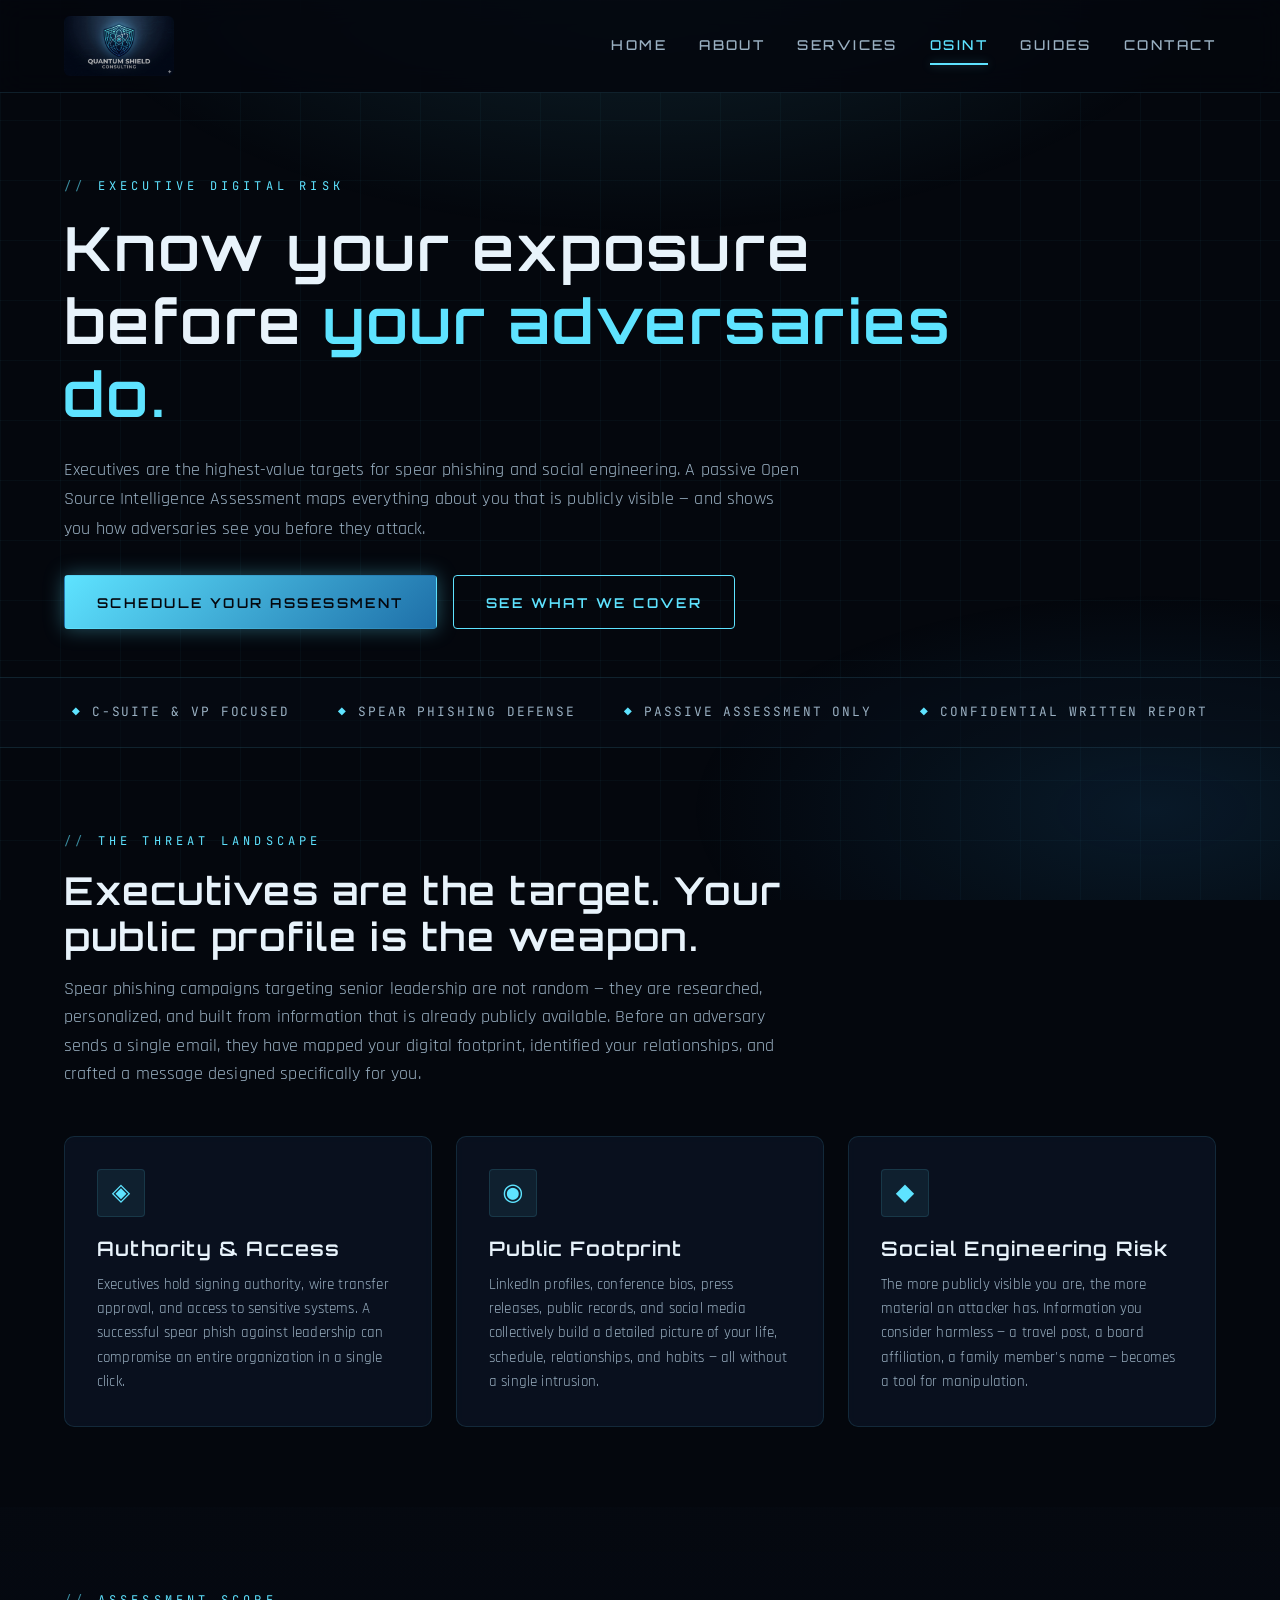
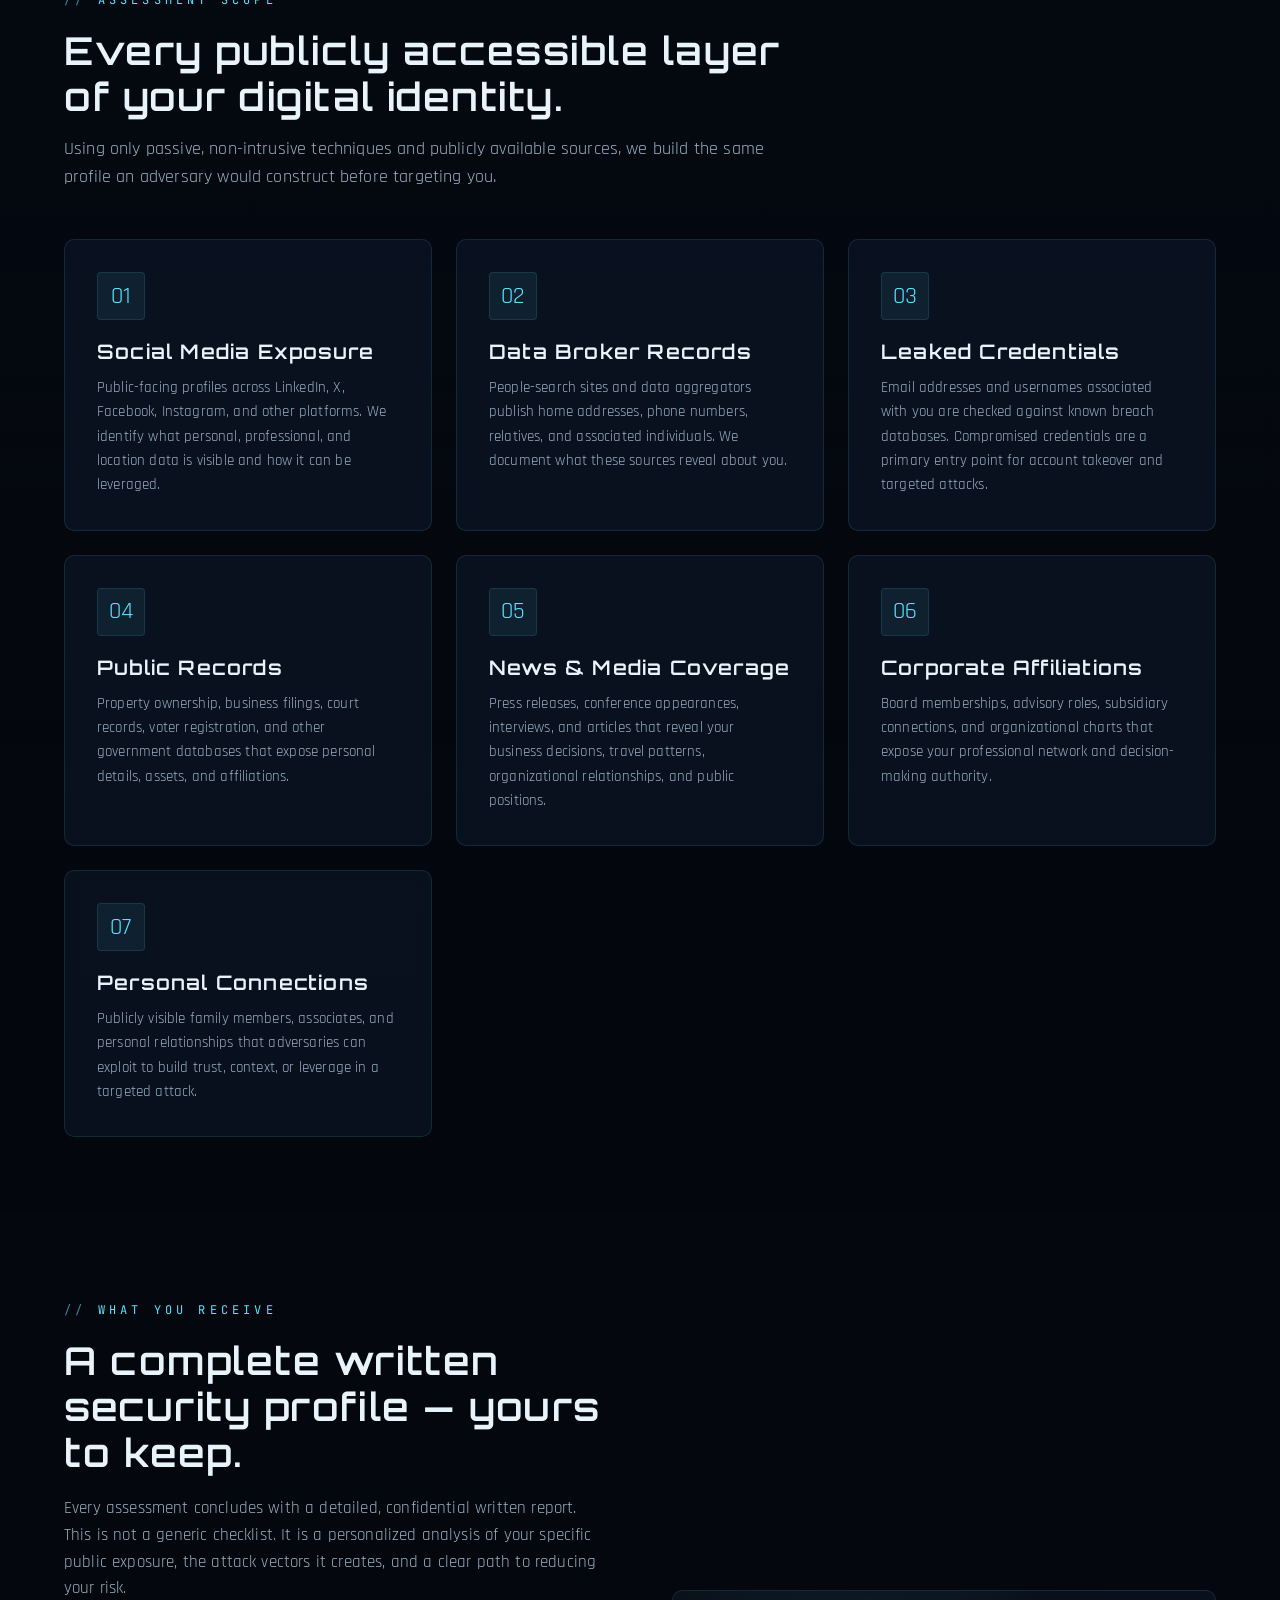
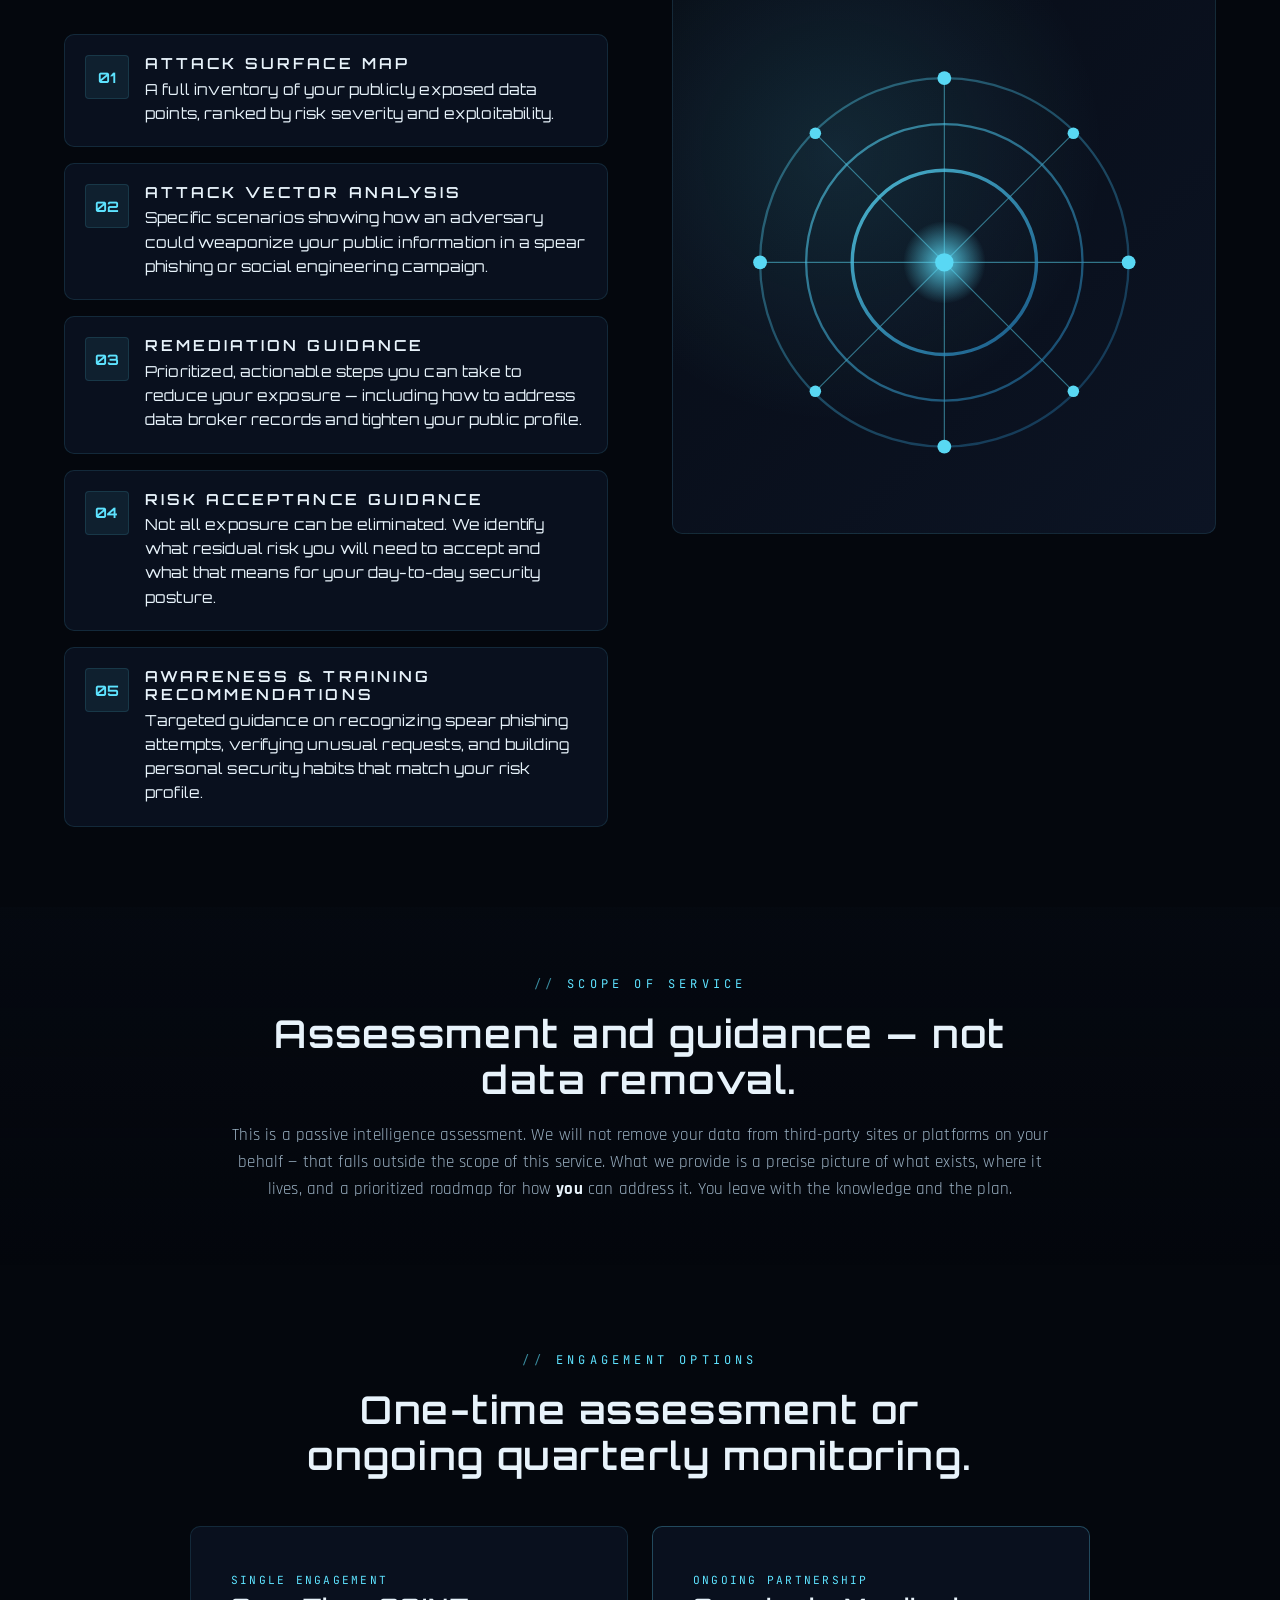
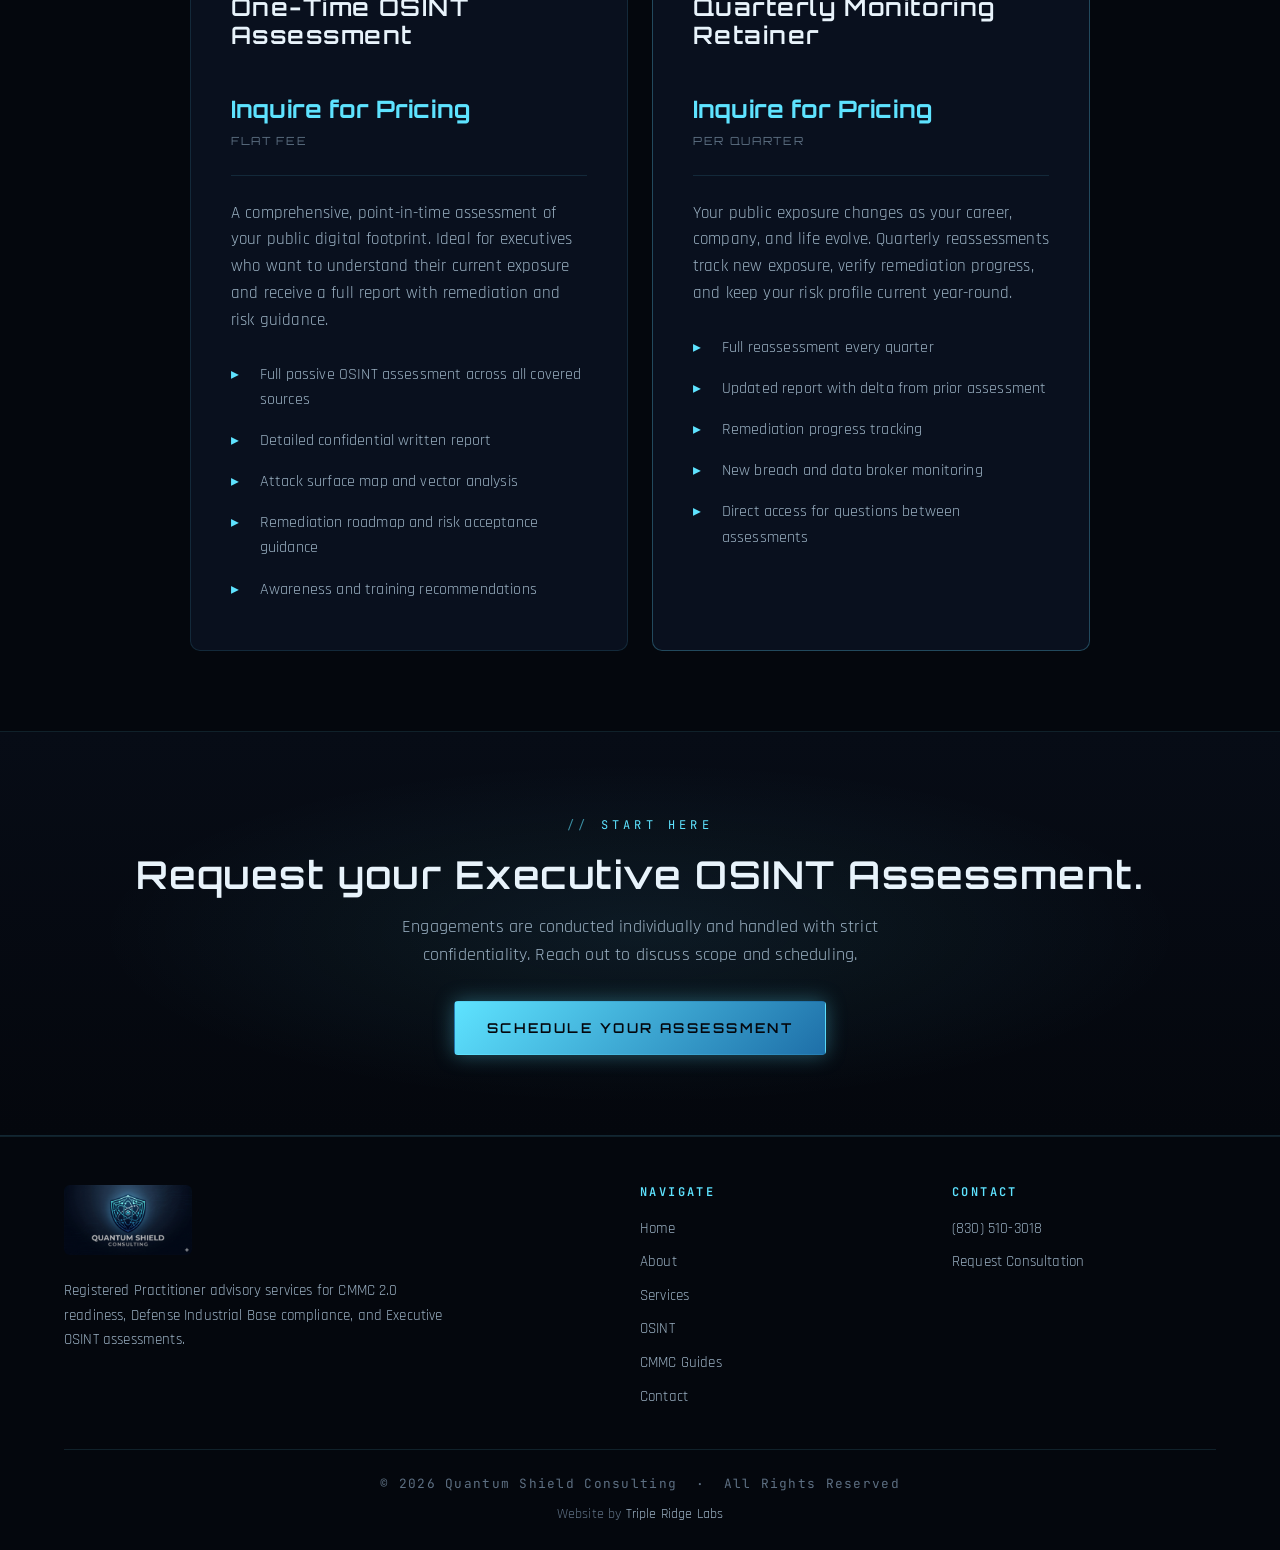
<file: quantum-shield-website 2/osint.html>
<!DOCTYPE html>
<html lang="en">
<head>
<meta charset="UTF-8">
<meta name="viewport" content="width=device-width, initial-scale=1.0">
<title>OSINT Assessment — Quantum Shield Consulting</title>
<meta name="description" content="Executive OSINT assessments: see what adversaries can learn about your leadership online and reduce your exposure to spear phishing and social engineering.">
<link rel="canonical" href="https://quantum-shield-consulting.com/osint">
<meta property="og:type" content="website">
<meta property="og:site_name" content="Quantum Shield Consulting">
<meta property="og:title" content="OSINT Assessment — Quantum Shield Consulting">
<meta property="og:description" content="Executive OSINT assessments: see what adversaries can learn about your leadership online and reduce your exposure to spear phishing and social engineering.">
<meta property="og:url" content="https://quantum-shield-consulting.com/osint">
<meta property="og:image" content="https://quantum-shield-consulting.com/assets/og-image.jpg">
<meta property="og:image:width" content="1200">
<meta property="og:image:height" content="630">
<meta name="twitter:card" content="summary_large_image">
<meta name="twitter:image" content="https://quantum-shield-consulting.com/assets/og-image.jpg">
<link rel="icon" type="image/png" href="assets/logo.png">
<link rel="preconnect" href="https://fonts.googleapis.com">
<link rel="preconnect" href="https://fonts.gstatic.com" crossorigin>
<link href="https://fonts.googleapis.com/css2?family=Orbitron:wght@500;600;700;800&family=Rajdhani:wght@400;500;600;700&family=JetBrains+Mono:wght@400;500&display=swap" rel="stylesheet">
<link rel="stylesheet" href="styles.css?v=2">
</head>
<body>

<header class="site-header">
  <div class="nav-container">
    <a href="index.html" class="brand">
      <img src="assets/logo.png" alt="Quantum Shield Consulting" class="brand-logo">
    </a>
    <button class="nav-toggle" aria-label="Toggle menu" onclick="document.getElementById('nav-menu').classList.toggle('open')">☰</button>
    <nav>
      <ul id="nav-menu">
        <li><a href="index.html">Home</a></li>
        <li><a href="about.html">About</a></li>
        <li><a href="services.html">Services</a></li>
        <li><a href="osint.html" class="active">OSINT</a></li>
        <li><a href="cmmc-guides.html">Guides</a></li>
        <li><a href="contact.html">Contact</a></li>
      </ul>
    </nav>
  </div>
</header>

<main>

  <!-- HERO -->
  <section class="about-hero">
    <div class="container">
      <span class="eyebrow fade-up">Executive Digital Risk</span>
      <h1 class="fade-up delay-1" style="max-width: 960px;">
        Know your exposure before
        <span style="color: var(--accent);">your adversaries do.</span>
      </h1>
      <p class="fade-up delay-2" style="max-width: 740px; margin-top: 1.5rem; font-size: 1.15rem;">
        Executives are the highest-value targets for spear phishing and social engineering.
        A passive Open Source Intelligence Assessment maps everything about you that is
        publicly visible — and shows you how adversaries see you before they attack.
      </p>
      <div class="hero-ctas fade-up delay-3" style="margin-top: 2rem;">
        <a href="contact.html" class="btn btn-primary">Schedule Your Assessment</a>
        <a href="#what-we-assess" class="btn btn-outline">See What We Cover</a>
      </div>
    </div>
  </section>

  <!-- CREDENTIAL BAR -->
  <div class="credential-bar">
    <div class="container">
      <div class="credential-item">C-Suite & VP Focused</div>
      <div class="credential-item">Spear Phishing Defense</div>
      <div class="credential-item">Passive Assessment Only</div>
      <div class="credential-item">Confidential Written Report</div>
    </div>
  </div>

  <!-- THE THREAT -->
  <section>
    <div class="container">
      <div class="section-header">
        <span class="eyebrow">The Threat Landscape</span>
        <h2>Executives are the target. Your public profile is the weapon.</h2>
        <p>
          Spear phishing campaigns targeting senior leadership are not random — they are
          researched, personalized, and built from information that is already publicly
          available. Before an adversary sends a single email, they have mapped your
          digital footprint, identified your relationships, and crafted a message
          designed specifically for you.
        </p>
      </div>

      <div class="card-grid">
        <div class="card">
          <div class="card-icon">◈</div>
          <h3>Authority & Access</h3>
          <p>Executives hold signing authority, wire transfer approval, and access to sensitive systems. A successful spear phish against leadership can compromise an entire organization in a single click.</p>
        </div>
        <div class="card">
          <div class="card-icon">◉</div>
          <h3>Public Footprint</h3>
          <p>LinkedIn profiles, conference bios, press releases, public records, and social media collectively build a detailed picture of your life, schedule, relationships, and habits — all without a single intrusion.</p>
        </div>
        <div class="card">
          <div class="card-icon">◆</div>
          <h3>Social Engineering Risk</h3>
          <p>The more publicly visible you are, the more material an attacker has. Information you consider harmless — a travel post, a board affiliation, a family member's name — becomes a tool for manipulation.</p>
        </div>
      </div>
    </div>
  </section>

  <!-- WHAT WE ASSESS -->
  <section id="what-we-assess" style="background: linear-gradient(180deg, rgba(7,12,22,0.4), transparent);">
    <div class="container">
      <div class="section-header">
        <span class="eyebrow">Assessment Scope</span>
        <h2>Every publicly accessible layer of your digital identity.</h2>
        <p>
          Using only passive, non-intrusive techniques and publicly available sources,
          we build the same profile an adversary would construct before targeting you.
        </p>
      </div>

      <div class="card-grid" style="grid-template-columns: repeat(auto-fit, minmax(280px, 1fr));">

        <div class="card">
          <div class="card-icon">01</div>
          <h3>Social Media Exposure</h3>
          <p>Public-facing profiles across LinkedIn, X, Facebook, Instagram, and other platforms. We identify what personal, professional, and location data is visible and how it can be leveraged.</p>
        </div>

        <div class="card">
          <div class="card-icon">02</div>
          <h3>Data Broker Records</h3>
          <p>People-search sites and data aggregators publish home addresses, phone numbers, relatives, and associated individuals. We document what these sources reveal about you.</p>
        </div>

        <div class="card">
          <div class="card-icon">03</div>
          <h3>Leaked Credentials</h3>
          <p>Email addresses and usernames associated with you are checked against known breach databases. Compromised credentials are a primary entry point for account takeover and targeted attacks.</p>
        </div>

        <div class="card">
          <div class="card-icon">04</div>
          <h3>Public Records</h3>
          <p>Property ownership, business filings, court records, voter registration, and other government databases that expose personal details, assets, and affiliations.</p>
        </div>

        <div class="card">
          <div class="card-icon">05</div>
          <h3>News & Media Coverage</h3>
          <p>Press releases, conference appearances, interviews, and articles that reveal your business decisions, travel patterns, organizational relationships, and public positions.</p>
        </div>

        <div class="card">
          <div class="card-icon">06</div>
          <h3>Corporate Affiliations</h3>
          <p>Board memberships, advisory roles, subsidiary connections, and organizational charts that expose your professional network and decision-making authority.</p>
        </div>

        <div class="card">
          <div class="card-icon">07</div>
          <h3>Personal Connections</h3>
          <p>Publicly visible family members, associates, and personal relationships that adversaries can exploit to build trust, context, or leverage in a targeted attack.</p>
        </div>

      </div>
    </div>
  </section>

  <!-- DELIVERABLE -->
  <section>
    <div class="container">
      <div class="feature-row">
        <div>
          <span class="eyebrow">What You Receive</span>
          <h2>A complete written security profile — yours to keep.</h2>
          <p style="margin: 1.25rem 0;">
            Every assessment concludes with a detailed, confidential written report.
            This is not a generic checklist. It is a personalized analysis of your
            specific public exposure, the attack vectors it creates, and a clear
            path to reducing your risk.
          </p>

          <div style="margin-top: 2rem; display: flex; flex-direction: column; gap: 1rem;">
            <div class="contact-method" style="padding: 1.25rem;">
              <div class="contact-icon" style="font-size: 0.9rem; font-family: var(--font-display); font-weight: 700;">01</div>
              <div>
                <h4 style="font-family: var(--font-display); font-size: 0.95rem; color: var(--text-primary); margin-bottom: 0.25rem;">Attack Surface Map</h4>
                <p style="font-size: 0.95rem;">A full inventory of your publicly exposed data points, ranked by risk severity and exploitability.</p>
              </div>
            </div>
            <div class="contact-method" style="padding: 1.25rem;">
              <div class="contact-icon" style="font-size: 0.9rem; font-family: var(--font-display); font-weight: 700;">02</div>
              <div>
                <h4 style="font-family: var(--font-display); font-size: 0.95rem; color: var(--text-primary); margin-bottom: 0.25rem;">Attack Vector Analysis</h4>
                <p style="font-size: 0.95rem;">Specific scenarios showing how an adversary could weaponize your public information in a spear phishing or social engineering campaign.</p>
              </div>
            </div>
            <div class="contact-method" style="padding: 1.25rem;">
              <div class="contact-icon" style="font-size: 0.9rem; font-family: var(--font-display); font-weight: 700;">03</div>
              <div>
                <h4 style="font-family: var(--font-display); font-size: 0.95rem; color: var(--text-primary); margin-bottom: 0.25rem;">Remediation Guidance</h4>
                <p style="font-size: 0.95rem;">Prioritized, actionable steps you can take to reduce your exposure — including how to address data broker records and tighten your public profile.</p>
              </div>
            </div>
            <div class="contact-method" style="padding: 1.25rem;">
              <div class="contact-icon" style="font-size: 0.9rem; font-family: var(--font-display); font-weight: 700;">04</div>
              <div>
                <h4 style="font-family: var(--font-display); font-size: 0.95rem; color: var(--text-primary); margin-bottom: 0.25rem;">Risk Acceptance Guidance</h4>
                <p style="font-size: 0.95rem;">Not all exposure can be eliminated. We identify what residual risk you will need to accept and what that means for your day-to-day security posture.</p>
              </div>
            </div>
            <div class="contact-method" style="padding: 1.25rem;">
              <div class="contact-icon" style="font-size: 0.9rem; font-family: var(--font-display); font-weight: 700;">05</div>
              <div>
                <h4 style="font-family: var(--font-display); font-size: 0.95rem; color: var(--text-primary); margin-bottom: 0.25rem;">Awareness & Training Recommendations</h4>
                <p style="font-size: 0.95rem;">Targeted guidance on recognizing spear phishing attempts, verifying unusual requests, and building personal security habits that match your risk profile.</p>
              </div>
            </div>
          </div>
        </div>

        <div class="feature-visual orbital-container">
          <svg class="orbital-svg" viewBox="0 0 200 200" xmlns="http://www.w3.org/2000/svg">
            <defs>
              <linearGradient id="g2" x1="0%" y1="0%" x2="100%" y2="100%">
                <stop offset="0%" stop-color="#5ee3ff"/>
                <stop offset="100%" stop-color="#1e6fa8"/>
              </linearGradient>
              <radialGradient id="centerGlow2">
                <stop offset="0%" stop-color="#5ee3ff" stop-opacity="0.9"/>
                <stop offset="100%" stop-color="#5ee3ff" stop-opacity="0"/>
              </radialGradient>
            </defs>
            <g class="cross-lines" stroke="#5ee3ff" stroke-width="0.5" opacity="0.5">
              <line x1="100" y1="20" x2="100" y2="180"/>
              <line x1="20" y1="100" x2="180" y2="100"/>
              <line x1="44" y1="44" x2="156" y2="156"/>
              <line x1="156" y1="44" x2="44" y2="156"/>
            </g>
            <g class="ring ring-outer">
              <circle cx="100" cy="100" r="80" fill="none" stroke="url(#g2)" stroke-width="1" opacity="0.4"/>
              <circle class="dot dot-1" cx="100" cy="20" r="3" fill="#5ee3ff"/>
              <circle class="dot dot-2" cx="180" cy="100" r="3" fill="#5ee3ff"/>
              <circle class="dot dot-3" cx="100" cy="180" r="3" fill="#5ee3ff"/>
              <circle class="dot dot-4" cx="20" cy="100" r="3" fill="#5ee3ff"/>
            </g>
            <g class="ring ring-middle">
              <circle cx="100" cy="100" r="60" fill="none" stroke="url(#g2)" stroke-width="1" opacity="0.6"/>
              <circle class="dot dot-5" cx="156" cy="44" r="2.5" fill="#5ee3ff"/>
              <circle class="dot dot-6" cx="156" cy="156" r="2.5" fill="#5ee3ff"/>
              <circle class="dot dot-7" cx="44" cy="156" r="2.5" fill="#5ee3ff"/>
              <circle class="dot dot-8" cx="44" cy="44" r="2.5" fill="#5ee3ff"/>
            </g>
            <g class="ring ring-inner">
              <circle cx="100" cy="100" r="40" fill="none" stroke="url(#g2)" stroke-width="1.5" opacity="0.8"/>
            </g>
            <circle class="center-glow" cx="100" cy="100" r="18" fill="url(#centerGlow2)"/>
            <circle class="center-dot" cx="100" cy="100" r="4" fill="#5ee3ff"/>
          </svg>
        </div>
      </div>
    </div>
  </section>

  <!-- IMPORTANT NOTE -->
  <section style="background: linear-gradient(180deg, rgba(7,12,22,0.4), transparent); padding: 4rem 0;">
    <div class="container">
      <div style="max-width: 820px; margin: 0 auto; text-align: center;">
        <span class="eyebrow">Scope of Service</span>
        <h2 style="margin-bottom: 1.25rem;">Assessment and guidance — not data removal.</h2>
        <p style="font-size: 1.05rem;">
          This is a passive intelligence assessment. We will not remove your data from third-party
          sites or platforms on your behalf — that falls outside the scope of this service.
          What we provide is a precise picture of what exists, where it lives, and a
          prioritized roadmap for how <strong style="color: var(--text-primary);">you</strong> can
          address it. You leave with the knowledge and the plan.
        </p>
      </div>
    </div>
  </section>

  <!-- ENGAGEMENT OPTIONS -->
  <section>
    <div class="container">
      <div class="section-header" style="text-align: center; max-width: 720px; margin: 0 auto 3rem;">
        <span class="eyebrow">Engagement Options</span>
        <h2>One-time assessment or ongoing quarterly monitoring.</h2>
      </div>

      <div style="display: grid; grid-template-columns: repeat(auto-fit, minmax(340px, 1fr)); gap: 1.5rem; max-width: 900px; margin: 0 auto;">

        <div class="service-block" style="margin-bottom: 0;">
          <div class="service-block-header">
            <div>
              <span class="service-tag">Single Engagement</span>
              <h3>One-Time OSINT Assessment</h3>
            </div>
            <div class="service-price">
              Inquire for Pricing
              <small>Flat fee</small>
            </div>
          </div>
          <p style="margin-bottom: 1.25rem;">
            A comprehensive, point-in-time assessment of your public digital footprint.
            Ideal for executives who want to understand their current exposure and receive
            a full report with remediation and risk guidance.
          </p>
          <ul>
            <li>Full passive OSINT assessment across all covered sources</li>
            <li>Detailed confidential written report</li>
            <li>Attack surface map and vector analysis</li>
            <li>Remediation roadmap and risk acceptance guidance</li>
            <li>Awareness and training recommendations</li>
          </ul>
        </div>

        <div class="service-block" style="margin-bottom: 0; border-color: var(--border-strong);">
          <div class="service-block-header">
            <div>
              <span class="service-tag">Ongoing Partnership</span>
              <h3>Quarterly Monitoring Retainer</h3>
            </div>
            <div class="service-price">
              Inquire for Pricing
              <small>Per quarter</small>
            </div>
          </div>
          <p style="margin-bottom: 1.25rem;">
            Your public exposure changes as your career, company, and life evolve.
            Quarterly reassessments track new exposure, verify remediation progress,
            and keep your risk profile current year-round.
          </p>
          <ul>
            <li>Full reassessment every quarter</li>
            <li>Updated report with delta from prior assessment</li>
            <li>Remediation progress tracking</li>
            <li>New breach and data broker monitoring</li>
            <li>Direct access for questions between assessments</li>
          </ul>
        </div>

      </div>
    </div>
  </section>

  <!-- CTA -->
  <section class="cta-section">
    <div class="container">
      <span class="eyebrow">Start Here</span>
      <h2>Request your Executive OSINT Assessment.</h2>
      <p>
        Engagements are conducted individually and handled with strict confidentiality.
        Reach out to discuss scope and scheduling.
      </p>
      <a href="contact.html" class="btn btn-primary">Schedule Your Assessment</a>
    </div>
  </section>

</main>

<footer class="site-footer">
  <div class="container">
    <div class="footer-grid">
      <div class="footer-brand">
        <a href="index.html" class="brand">
          <img src="assets/logo.png" alt="Quantum Shield Consulting" class="footer-logo">
        </a>
        <p>Registered Practitioner advisory services for CMMC 2.0 readiness, Defense Industrial Base compliance, and Executive OSINT assessments.</p>
      </div>
      <div>
        <h4>Navigate</h4>
        <ul>
          <li><a href="index.html">Home</a></li>
          <li><a href="about.html">About</a></li>
          <li><a href="services.html">Services</a></li>
          <li><a href="osint.html">OSINT</a></li>
          <li><a href="cmmc-guides.html">CMMC Guides</a></li>
          <li><a href="contact.html">Contact</a></li>
        </ul>
      </div>
      <div>
        <h4>Contact</h4>
        <ul>
          <li><a href="tel:+18305103018">(830) 510-3018</a></li>
          <li><a href="contact.html">Request Consultation</a></li>
        </ul>
      </div>
    </div>
    <div class="footer-bottom">
      © 2026 Quantum Shield Consulting &nbsp;·&nbsp; All Rights Reserved
    </div>
    <div class="site-credit">Website by <a href="https://tripleridgelabs.com/" rel="noopener">Triple Ridge Labs</a></div>
  </div>
</footer>

<script>
  document.querySelectorAll('.orbital-container').forEach(container => {
    const svg = container.querySelector('.orbital-svg');
    if (!svg) return;
    container.addEventListener('mousemove', (e) => {
      const rect = container.getBoundingClientRect();
      const x = e.clientX - rect.left;
      const y = e.clientY - rect.top;
      const rotateX = ((y - rect.height / 2) / (rect.height / 2)) * -12;
      const rotateY = ((x - rect.width / 2) / (rect.width / 2)) * 12;
      svg.style.transform = `perspective(900px) rotateX(${rotateX}deg) rotateY(${rotateY}deg) scale(1.02)`;
    });
    container.addEventListener('mouseleave', () => {
      svg.style.transform = 'perspective(900px) rotateX(0deg) rotateY(0deg) scale(1)';
    });
  });
</script>

</body>
</html>
</file>
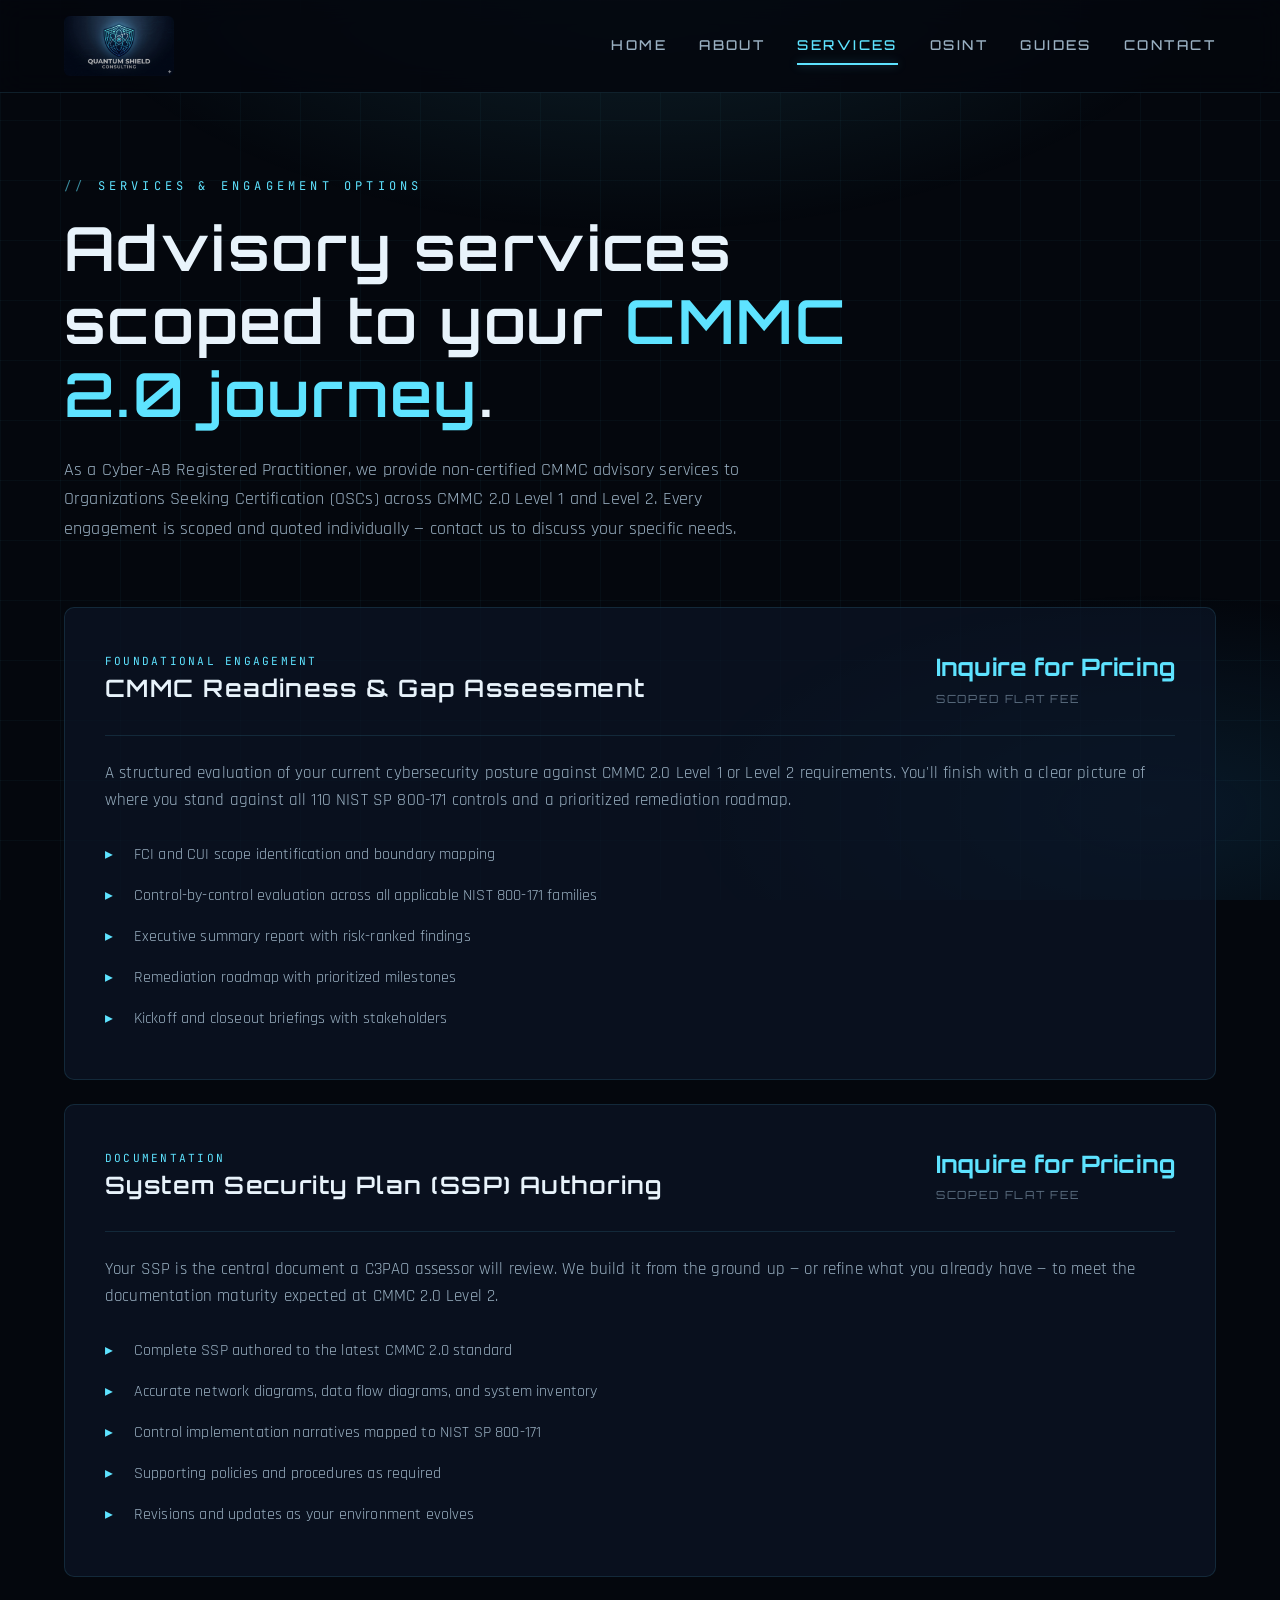
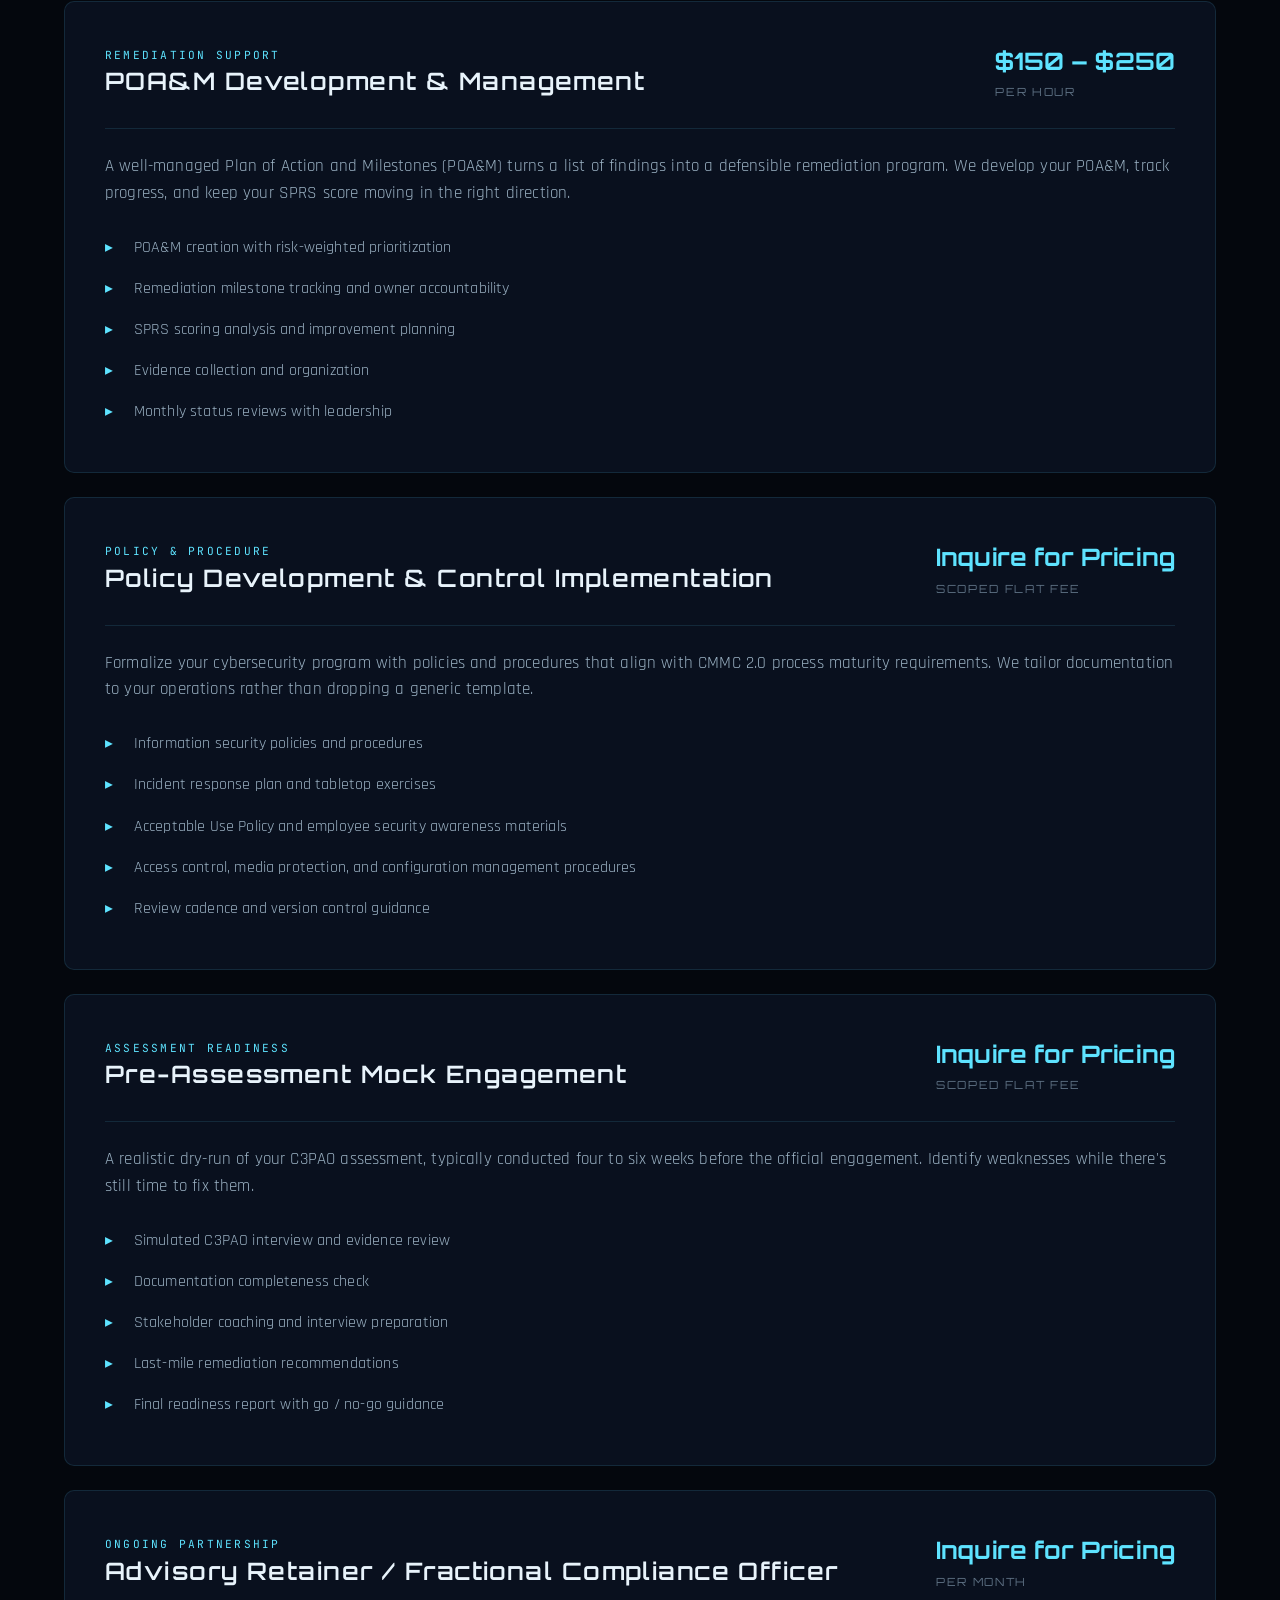
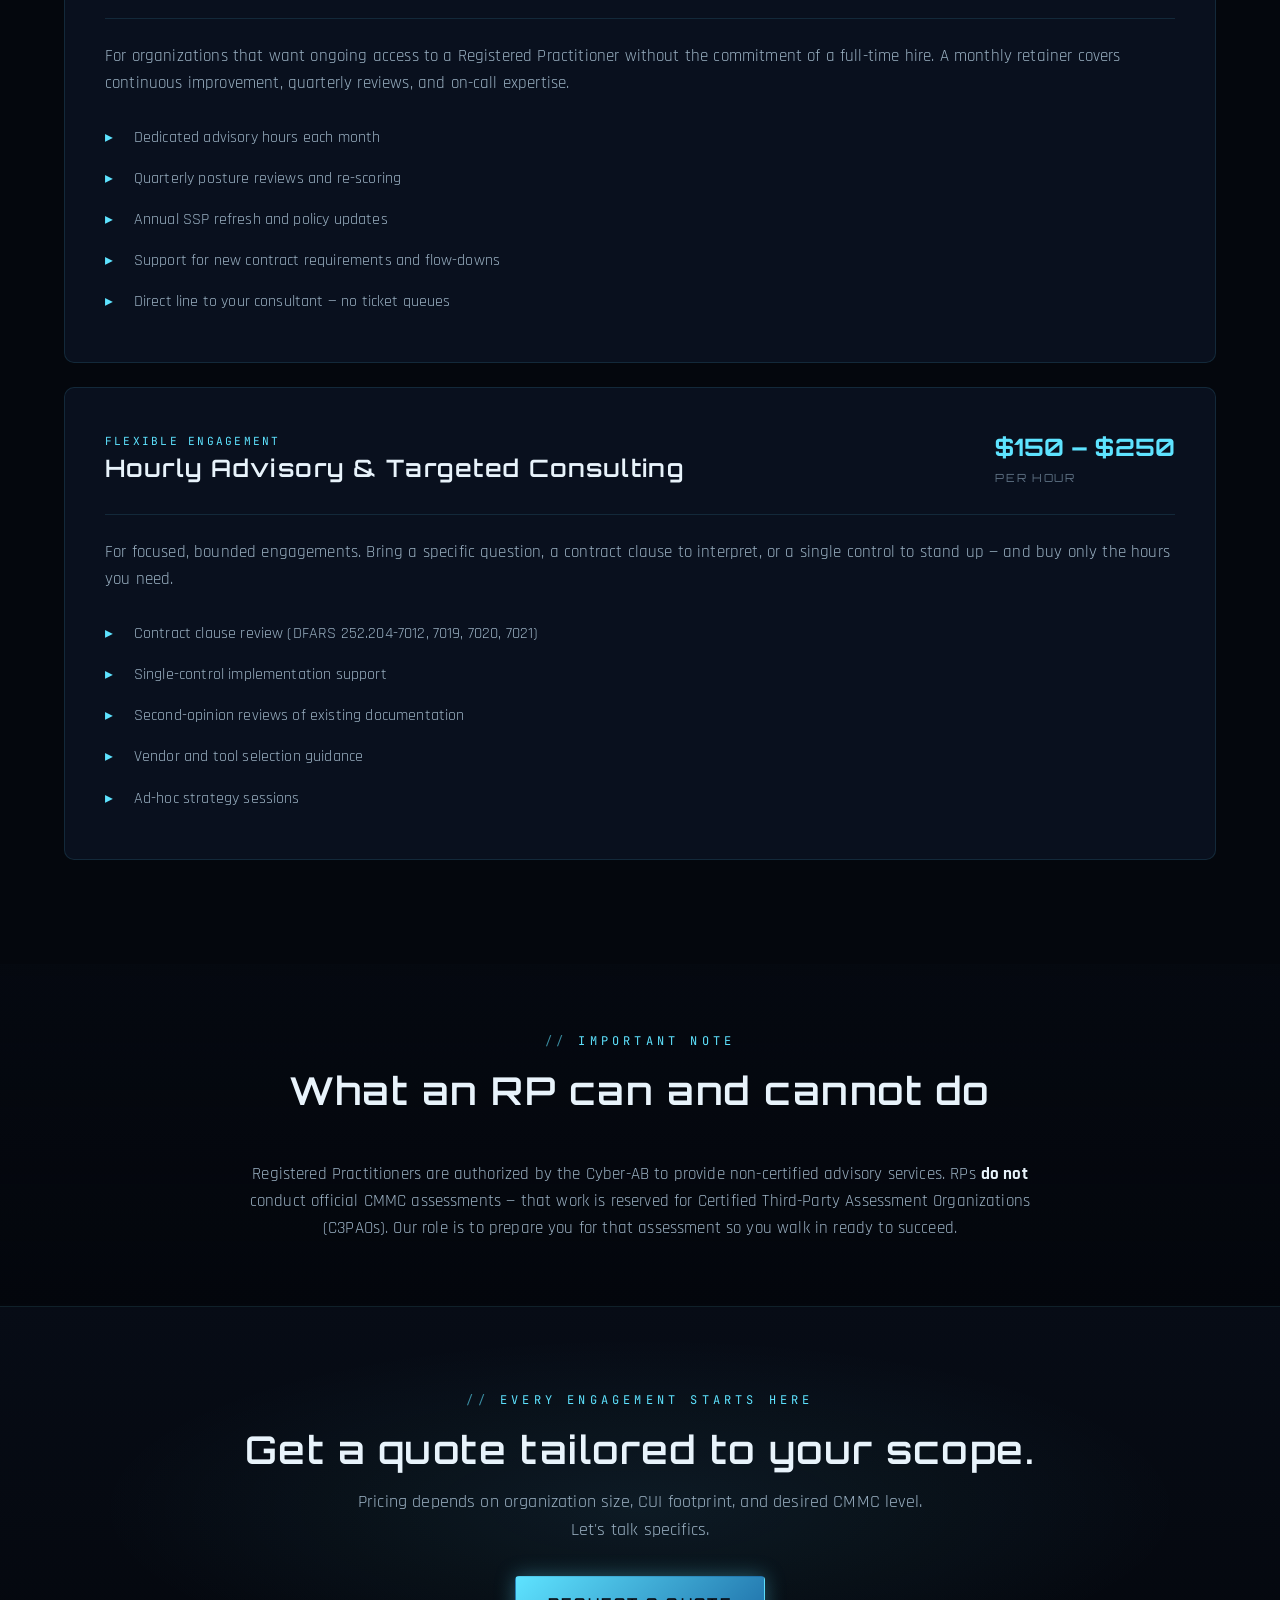
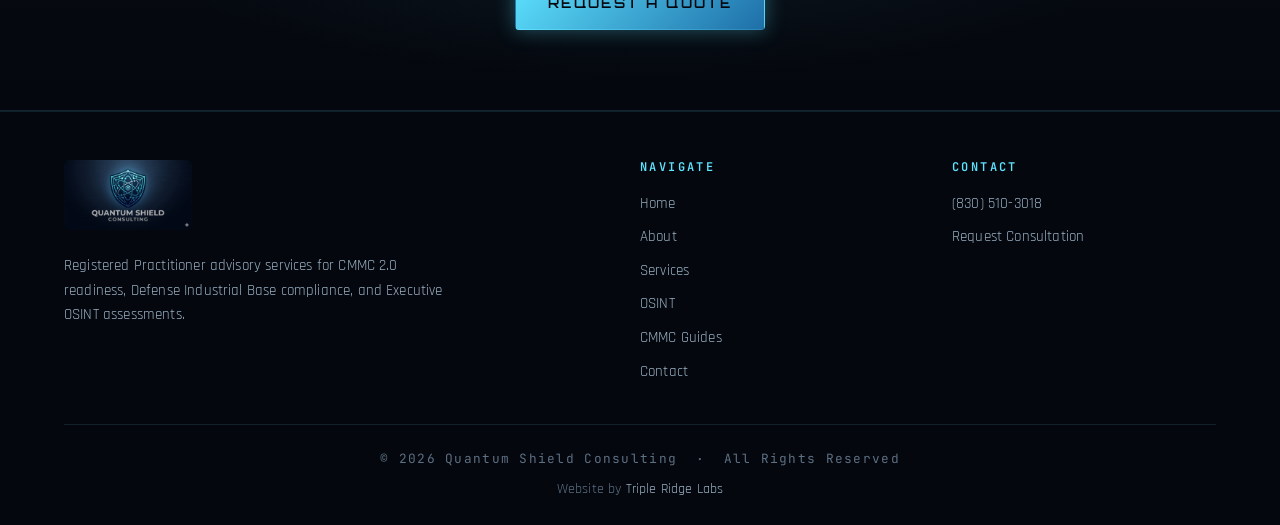
<file: quantum-shield-website 2/services.html>
<!DOCTYPE html>
<html lang="en">
<head>
<meta charset="UTF-8">
<meta name="viewport" content="width=device-width, initial-scale=1.0">
<title>Services — Quantum Shield Consulting</title>
<meta name="description" content="CMMC 2.0 readiness services from a Cyber-AB Registered Practitioner: gap assessments, SSP authoring, POA&amp;M support, advisory retainers, and more.">
<link rel="canonical" href="https://quantum-shield-consulting.com/services">
<meta property="og:type" content="website">
<meta property="og:site_name" content="Quantum Shield Consulting">
<meta property="og:title" content="Services — Quantum Shield Consulting">
<meta property="og:description" content="CMMC 2.0 readiness services from a Cyber-AB Registered Practitioner: gap assessments, SSP authoring, POA&amp;M support, advisory retainers, and more.">
<meta property="og:url" content="https://quantum-shield-consulting.com/services">
<meta property="og:image" content="https://quantum-shield-consulting.com/assets/og-image.jpg">
<meta property="og:image:width" content="1200">
<meta property="og:image:height" content="630">
<meta name="twitter:card" content="summary_large_image">
<meta name="twitter:image" content="https://quantum-shield-consulting.com/assets/og-image.jpg">
<link rel="icon" type="image/png" href="assets/logo.png">
<link rel="preconnect" href="https://fonts.googleapis.com">
<link rel="preconnect" href="https://fonts.gstatic.com" crossorigin>
<link href="https://fonts.googleapis.com/css2?family=Orbitron:wght@500;600;700;800&family=Rajdhani:wght@400;500;600;700&family=JetBrains+Mono:wght@400;500&display=swap" rel="stylesheet">
<link rel="stylesheet" href="styles.css?v=2">
</head>
<body>

<header class="site-header">
  <div class="nav-container">
    <a href="index.html" class="brand">
      <img src="assets/logo.png" alt="Quantum Shield Consulting" class="brand-logo">
    </a>
    <button class="nav-toggle" aria-label="Toggle menu" onclick="document.getElementById('nav-menu').classList.toggle('open')">&#9776;</button>
    <nav>
      <ul id="nav-menu">
        <li><a href="index.html">Home</a></li>
        <li><a href="about.html">About</a></li>
        <li><a href="services.html" class="active">Services</a></li>
        <li><a href="osint.html">OSINT</a></li>
        <li><a href="cmmc-guides.html">Guides</a></li>
        <li><a href="contact.html">Contact</a></li>
      </ul>
    </nav>
  </div>
</header>

<main>

  <section class="about-hero">
    <div class="container">
      <span class="eyebrow fade-up">Services &amp; Engagement Options</span>
      <h1 class="fade-up delay-1" style="max-width: 900px;">
        Advisory services scoped to your <span style="color: var(--accent);">CMMC 2.0 journey</span>.
      </h1>
      <p class="fade-up delay-2" style="max-width: 720px; margin-top: 1.5rem; font-size: 1.15rem;">
        As a Cyber-AB Registered Practitioner, we provide non-certified CMMC advisory
        services to Organizations Seeking Certification (OSCs) across CMMC 2.0 Level 1 and Level 2.
        Every engagement is scoped and quoted individually &mdash; contact us to discuss your specific needs.
      </p>
    </div>
  </section>

  <section style="padding-top: 1rem;">
    <div class="container">

      <div class="service-block">
        <div class="service-block-header">
          <div>
            <span class="service-tag">Foundational Engagement</span>
            <h3>CMMC Readiness &amp; Gap Assessment</h3>
          </div>
          <div class="service-price">
            Inquire for Pricing
            <small>Scoped flat fee</small>
          </div>
        </div>
        <p style="margin-bottom: 1.25rem;">
          A structured evaluation of your current cybersecurity posture against CMMC 2.0
          Level 1 or Level 2 requirements. You'll finish with a clear picture of where you
          stand against all 110 NIST SP 800-171 controls and a prioritized remediation roadmap.
        </p>
        <ul>
          <li>FCI and CUI scope identification and boundary mapping</li>
          <li>Control-by-control evaluation across all applicable NIST 800-171 families</li>
          <li>Executive summary report with risk-ranked findings</li>
          <li>Remediation roadmap with prioritized milestones</li>
          <li>Kickoff and closeout briefings with stakeholders</li>
        </ul>
      </div>

      <div class="service-block">
        <div class="service-block-header">
          <div>
            <span class="service-tag">Documentation</span>
            <h3>System Security Plan (SSP) Authoring</h3>
          </div>
          <div class="service-price">
            Inquire for Pricing
            <small>Scoped flat fee</small>
          </div>
        </div>
        <p style="margin-bottom: 1.25rem;">
          Your SSP is the central document a C3PAO assessor will review. We build it from
          the ground up &mdash; or refine what you already have &mdash; to meet the documentation
          maturity expected at CMMC 2.0 Level 2.
        </p>
        <ul>
          <li>Complete SSP authored to the latest CMMC 2.0 standard</li>
          <li>Accurate network diagrams, data flow diagrams, and system inventory</li>
          <li>Control implementation narratives mapped to NIST SP 800-171</li>
          <li>Supporting policies and procedures as required</li>
          <li>Revisions and updates as your environment evolves</li>
        </ul>
      </div>

      <div class="service-block">
        <div class="service-block-header">
          <div>
            <span class="service-tag">Remediation Support</span>
            <h3>POA&amp;M Development &amp; Management</h3>
          </div>
          <div class="service-price">
            $150 &ndash; $250
            <small>Per hour</small>
          </div>
        </div>
        <p style="margin-bottom: 1.25rem;">
          A well-managed Plan of Action and Milestones (POA&amp;M) turns a list of findings
          into a defensible remediation program. We develop your POA&amp;M, track progress, and
          keep your SPRS score moving in the right direction.
        </p>
        <ul>
          <li>POA&amp;M creation with risk-weighted prioritization</li>
          <li>Remediation milestone tracking and owner accountability</li>
          <li>SPRS scoring analysis and improvement planning</li>
          <li>Evidence collection and organization</li>
          <li>Monthly status reviews with leadership</li>
        </ul>
      </div>

      <div class="service-block">
        <div class="service-block-header">
          <div>
            <span class="service-tag">Policy &amp; Procedure</span>
            <h3>Policy Development &amp; Control Implementation</h3>
          </div>
          <div class="service-price">
            Inquire for Pricing
            <small>Scoped flat fee</small>
          </div>
        </div>
        <p style="margin-bottom: 1.25rem;">
          Formalize your cybersecurity program with policies and procedures that align
          with CMMC 2.0 process maturity requirements. We tailor documentation to your
          operations rather than dropping a generic template.
        </p>
        <ul>
          <li>Information security policies and procedures</li>
          <li>Incident response plan and tabletop exercises</li>
          <li>Acceptable Use Policy and employee security awareness materials</li>
          <li>Access control, media protection, and configuration management procedures</li>
          <li>Review cadence and version control guidance</li>
        </ul>
      </div>

      <div class="service-block">
        <div class="service-block-header">
          <div>
            <span class="service-tag">Assessment Readiness</span>
            <h3>Pre-Assessment Mock Engagement</h3>
          </div>
          <div class="service-price">
            Inquire for Pricing
            <small>Scoped flat fee</small>
          </div>
        </div>
        <p style="margin-bottom: 1.25rem;">
          A realistic dry-run of your C3PAO assessment, typically conducted four to six
          weeks before the official engagement. Identify weaknesses while there's still
          time to fix them.
        </p>
        <ul>
          <li>Simulated C3PAO interview and evidence review</li>
          <li>Documentation completeness check</li>
          <li>Stakeholder coaching and interview preparation</li>
          <li>Last-mile remediation recommendations</li>
          <li>Final readiness report with go / no-go guidance</li>
        </ul>
      </div>

      <div class="service-block">
        <div class="service-block-header">
          <div>
            <span class="service-tag">Ongoing Partnership</span>
            <h3>Advisory Retainer / Fractional Compliance Officer</h3>
          </div>
          <div class="service-price">
            Inquire for Pricing
            <small>Per month</small>
          </div>
        </div>
        <p style="margin-bottom: 1.25rem;">
          For organizations that want ongoing access to a Registered Practitioner
          without the commitment of a full-time hire. A monthly retainer covers
          continuous improvement, quarterly reviews, and on-call expertise.
        </p>
        <ul>
          <li>Dedicated advisory hours each month</li>
          <li>Quarterly posture reviews and re-scoring</li>
          <li>Annual SSP refresh and policy updates</li>
          <li>Support for new contract requirements and flow-downs</li>
          <li>Direct line to your consultant &mdash; no ticket queues</li>
        </ul>
      </div>

      <div class="service-block">
        <div class="service-block-header">
          <div>
            <span class="service-tag">Flexible Engagement</span>
            <h3>Hourly Advisory &amp; Targeted Consulting</h3>
          </div>
          <div class="service-price">
            $150 &ndash; $250
            <small>Per hour</small>
          </div>
        </div>
        <p style="margin-bottom: 1.25rem;">
          For focused, bounded engagements. Bring a specific question, a contract
          clause to interpret, or a single control to stand up &mdash; and buy only the
          hours you need.
        </p>
        <ul>
          <li>Contract clause review (DFARS 252.204-7012, 7019, 7020, 7021)</li>
          <li>Single-control implementation support</li>
          <li>Second-opinion reviews of existing documentation</li>
          <li>Vendor and tool selection guidance</li>
          <li>Ad-hoc strategy sessions</li>
        </ul>
      </div>

    </div>
  </section>

  <section style="background: linear-gradient(180deg, rgba(7,12,22,0.4), transparent); padding: 4rem 0;">
    <div class="container">
      <div class="section-header" style="text-align: center; margin-left: auto; margin-right: auto;">
        <span class="eyebrow">Important Note</span>
        <h2>What an RP can and cannot do</h2>
      </div>
      <div style="max-width: 820px; margin: 0 auto; text-align: center;">
        <p style="font-size: 1.05rem;">
          Registered Practitioners are authorized by the Cyber-AB to provide
          non-certified advisory services. RPs <strong style="color: var(--text-primary);">do not</strong>
          conduct official CMMC assessments &mdash; that work is reserved for Certified Third-Party
          Assessment Organizations (C3PAOs). Our role is to prepare you for that assessment
          so you walk in ready to succeed.
        </p>
      </div>
    </div>
  </section>

  <section class="cta-section">
    <div class="container">
      <span class="eyebrow">Every Engagement Starts Here</span>
      <h2>Get a quote tailored to your scope.</h2>
      <p>Pricing depends on organization size, CUI footprint, and desired CMMC level. Let's talk specifics.</p>
      <a href="contact.html" class="btn btn-primary">Request a Quote</a>
    </div>
  </section>

</main>

<footer class="site-footer">
  <div class="container">
    <div class="footer-grid">
      <div class="footer-brand">
        <a href="index.html" class="brand">
          <img src="assets/logo.png" alt="Quantum Shield Consulting" class="footer-logo">
        </a>
        <p>Registered Practitioner advisory services for CMMC 2.0 readiness, Defense Industrial Base compliance, and Executive OSINT assessments.</p>
      </div>
      <div>
        <h4>Navigate</h4>
        <ul>
          <li><a href="index.html">Home</a></li>
          <li><a href="about.html">About</a></li>
          <li><a href="services.html">Services</a></li>
          <li><a href="osint.html">OSINT</a></li>
          <li><a href="cmmc-guides.html">CMMC Guides</a></li>
          <li><a href="contact.html">Contact</a></li>
        </ul>
      </div>
      <div>
        <h4>Contact</h4>
        <ul>
          <li><a href="tel:+18305103018">(830) 510-3018</a></li>
          <li><a href="contact.html">Request Consultation</a></li>
        </ul>
      </div>
    </div>
    <div class="footer-bottom">
      &copy; 2026 Quantum Shield Consulting &nbsp;&middot;&nbsp; All Rights Reserved
    </div>
    <div class="site-credit">Website by <a href="https://tripleridgelabs.com/" rel="noopener">Triple Ridge Labs</a></div>
  </div>
</footer>

</body>
</html>
</file>
<file: jurassic-soundboard/style.css>
/* ── Reset & base ── */
*, *::before, *::after { box-sizing: border-box; margin: 0; padding: 0; }

:root {
  --bg:        #070f07;
  --bg2:       #0d1f0d;
  --green1:    #1a4d1a;
  --green2:    #256325;
  --green3:    #2e7d2e;
  --accent:    #5dba5d;
  --text:      #c8e6c8;
  --gold:      #c8a84b;
  --btn-h:     140px;
  --radius:    16px;
  --gap:       12px;
}

html, body {
  height: 100%;
  background: var(--bg);
  color: var(--text);
  font-family: -apple-system, 'SF Pro Display', 'Helvetica Neue', sans-serif;
  overflow-x: hidden;
  -webkit-tap-highlight-color: transparent;
  user-select: none;
}

/* ── Scanline overlay ── */
body::before {
  content: '';
  position: fixed;
  inset: 0;
  background: repeating-linear-gradient(
    0deg,
    transparent,
    transparent 2px,
    rgba(0,0,0,0.07) 2px,
    rgba(0,0,0,0.07) 4px
  );
  pointer-events: none;
  z-index: 100;
}

/* ── Header ── */
header {
  background: linear-gradient(180deg, #0d1f0d 0%, #0a180a 100%);
  border-bottom: 2px solid var(--green2);
  padding: 14px 20px 10px;
  text-align: center;
  box-shadow: 0 4px 20px rgba(0,0,0,0.6);
}

.logo-area {
  display: flex;
  align-items: center;
  justify-content: center;
  gap: 14px;
}

.dino-icon {
  font-size: 2.2rem;
  filter: drop-shadow(0 0 8px rgba(93,186,93,0.5));
  animation: sway 4s ease-in-out infinite;
}
.dino-icon.flip { transform: scaleX(-1); animation-delay: -2s; }

@keyframes sway {
  0%,100% { transform: rotate(-5deg); }
  50%      { transform: rotate(5deg); }
}
.dino-icon.flip {
  0%,100% { transform: scaleX(-1) rotate(-5deg); }
  50%      { transform: scaleX(-1) rotate(5deg); }
}

.title-group h1 {
  font-size: clamp(1.6rem, 5vw, 2.4rem);
  font-weight: 900;
  letter-spacing: 0.25em;
  color: var(--gold);
  text-shadow:
    0 0 10px rgba(200,168,75,0.6),
    0 2px 4px rgba(0,0,0,0.8);
  line-height: 1;
}

.title-group h2 {
  font-size: clamp(0.7rem, 2.2vw, 1rem);
  font-weight: 600;
  letter-spacing: 0.55em;
  color: var(--accent);
  text-transform: uppercase;
  margin-top: 2px;
}

/* ── Sound grid ── */
main {
  padding: var(--gap);
}

.sound-grid {
  display: grid;
  grid-template-columns: repeat(auto-fill, minmax(150px, 1fr));
  gap: var(--gap);
  max-width: 900px;
  margin: 0 auto;
}

/* ── Sound button ── */
.sound-btn {
  position: relative;
  height: var(--btn-h);
  border: none;
  border-radius: var(--radius);
  cursor: pointer;
  overflow: hidden;
  display: flex;
  flex-direction: column;
  align-items: center;
  justify-content: center;
  gap: 8px;
  padding: 12px 8px;
  transition: transform 0.1s ease, box-shadow 0.1s ease;
  -webkit-tap-highlight-color: transparent;
  outline: none;
}

/* Category color themes */
.sound-btn[data-cat="dino"] {
  background: linear-gradient(145deg, #1b3d1b, #0f270f);
  border: 1px solid #2e6b2e;
  box-shadow: 0 4px 12px rgba(0,0,0,0.5), inset 0 1px 0 rgba(255,255,255,0.05);
}
.sound-btn[data-cat="dino"]:hover {
  box-shadow: 0 4px 20px rgba(46,125,46,0.4), inset 0 1px 0 rgba(255,255,255,0.05);
}

.sound-btn[data-cat="quote"] {
  background: linear-gradient(145deg, #2a2000, #1a1400);
  border: 1px solid #6b5500;
  box-shadow: 0 4px 12px rgba(0,0,0,0.5), inset 0 1px 0 rgba(255,255,255,0.05);
}
.sound-btn[data-cat="quote"]:hover {
  box-shadow: 0 4px 20px rgba(200,168,75,0.3), inset 0 1px 0 rgba(255,255,255,0.05);
}

.sound-btn[data-cat="music"] {
  background: linear-gradient(145deg, #1a1a2e, #0f0f1f);
  border: 1px solid #3a3a7a;
  box-shadow: 0 4px 12px rgba(0,0,0,0.5), inset 0 1px 0 rgba(255,255,255,0.05);
}
.sound-btn[data-cat="music"]:hover {
  box-shadow: 0 4px 20px rgba(100,100,200,0.3), inset 0 1px 0 rgba(255,255,255,0.05);
}

.sound-btn[data-cat="ambient"] {
  background: linear-gradient(145deg, #1a2a2e, #0f1a1f);
  border: 1px solid #2a5a6a;
  box-shadow: 0 4px 12px rgba(0,0,0,0.5), inset 0 1px 0 rgba(255,255,255,0.05);
}

/* Active / pressed state */
.sound-btn:active,
.sound-btn.playing {
  transform: scale(0.94);
}

.sound-btn.playing[data-cat="dino"]    { box-shadow: 0 0 24px rgba(46,125,46,0.8); border-color: var(--accent); }
.sound-btn.playing[data-cat="quote"]   { box-shadow: 0 0 24px rgba(200,168,75,0.8); border-color: var(--gold); }
.sound-btn.playing[data-cat="music"]   { box-shadow: 0 0 24px rgba(100,100,255,0.8); border-color: #8080ff; }
.sound-btn.playing[data-cat="ambient"] { box-shadow: 0 0 24px rgba(0,200,200,0.5); border-color: #00cccc; }

.btn-emoji {
  font-size: 2.6rem;
  line-height: 1;
  filter: drop-shadow(0 2px 4px rgba(0,0,0,0.6));
  transition: transform 0.15s ease;
}

.sound-btn.playing .btn-emoji {
  animation: bounce 0.4s ease;
}

@keyframes bounce {
  0%   { transform: scale(1); }
  40%  { transform: scale(1.3); }
  70%  { transform: scale(0.9); }
  100% { transform: scale(1); }
}

.btn-label {
  font-size: clamp(0.65rem, 2vw, 0.78rem);
  font-weight: 700;
  text-align: center;
  letter-spacing: 0.04em;
  text-transform: uppercase;
  line-height: 1.2;
  color: var(--text);
  text-shadow: 0 1px 3px rgba(0,0,0,0.8);
}

/* Playing bar at bottom */
.sound-btn::after {
  content: '';
  position: absolute;
  bottom: 0;
  left: 0;
  width: 0%;
  height: 3px;
  background: var(--accent);
  transition: width 0s;
  border-radius: 0 0 var(--radius) var(--radius);
}
.sound-btn.playing::after {
  width: 100%;
  transition: width var(--dur, 3s) linear;
}

/* Missing sound indicator */
.sound-btn.missing {
  opacity: 0.45;
  cursor: not-allowed;
}
.sound-btn.missing::before {
  content: '⚠';
  position: absolute;
  top: 6px;
  right: 8px;
  font-size: 0.75rem;
  color: #ff9900;
  opacity: 0.8;
}

/* ── Ripple ── */
#ripple-container {
  position: fixed;
  inset: 0;
  pointer-events: none;
  z-index: 50;
}

.ripple {
  position: absolute;
  border-radius: 50%;
  transform: scale(0);
  animation: ripple-out 0.6s ease-out forwards;
  background: rgba(93,186,93,0.25);
}

@keyframes ripple-out {
  to { transform: scale(4); opacity: 0; }
}

/* ── Toast ── */
#toast {
  position: fixed;
  bottom: 30px;
  left: 50%;
  transform: translateX(-50%) translateY(80px);
  background: rgba(20,50,20,0.95);
  border: 1px solid var(--green3);
  color: var(--text);
  padding: 10px 20px;
  border-radius: 24px;
  font-size: 0.85rem;
  transition: transform 0.3s ease;
  z-index: 200;
  white-space: nowrap;
  backdrop-filter: blur(10px);
}
#toast.show { transform: translateX(-50%) translateY(0); }

/* ── Footer ── */
footer {
  text-align: center;
  padding: 16px;
  font-size: 0.7rem;
  color: rgba(200,230,200,0.3);
  letter-spacing: 0.05em;
}

/* ── Tablet / iPad optimizations ── */
@media (min-width: 600px) {
  :root { --btn-h: 160px; }
  .sound-grid { grid-template-columns: repeat(auto-fill, minmax(170px, 1fr)); }
  .btn-emoji { font-size: 3rem; }
}

@media (min-width: 900px) {
  :root { --btn-h: 180px; }
  .sound-grid { grid-template-columns: repeat(4, 1fr); --gap: 16px; }
}

/* ── Landscape phone ── */
@media (max-height: 500px) {
  :root { --btn-h: 110px; }
  header { padding: 8px 16px 6px; }
  .title-group h1 { font-size: 1.4rem; }
  .dino-icon { font-size: 1.6rem; }
}
</file>
<file: quantum-shield-website 2/styles.css>
/* =========================================================
   Quantum Shield Consulting — Global Styles
   Palette pulled from the company logo:
     - Deep space black/navy backgrounds
     - Cyan / electric teal primary accents
     - Silver-white text
   ========================================================= */

:root {
  --bg-0: #04070d;
  --bg-1: #070c16;
  --bg-2: #0c1424;
  --bg-panel: rgba(12, 22, 38, 0.72);
  --border-subtle: rgba(100, 220, 255, 0.12);
  --border-strong: rgba(100, 220, 255, 0.28);

  --accent: #5ee3ff;          /* cyan highlight from logo */
  --accent-2: #7bd4ff;
  --accent-deep: #1e6fa8;     /* deeper navy-cyan */
  --accent-glow: rgba(94, 227, 255, 0.35);

  --text-primary: #e8f3fb;
  --text-secondary: #9ab0c2;
  --text-muted: #5d6f82;

  --font-display: 'Orbitron', 'Rajdhani', system-ui, sans-serif;
  --font-body: 'Rajdhani', 'Inter', system-ui, sans-serif;
  --font-mono: 'JetBrains Mono', 'Courier New', monospace;

  --radius: 4px;
  --radius-lg: 10px;
  --shadow-glow: 0 0 40px rgba(94, 227, 255, 0.08);
  --shadow-panel: 0 10px 40px rgba(0, 0, 0, 0.5);

  --max-width: 1200px;
}

* { box-sizing: border-box; margin: 0; padding: 0; }

html { scroll-behavior: smooth; }

body {
  font-family: var(--font-body);
  background: var(--bg-0);
  color: var(--text-primary);
  line-height: 1.6;
  min-height: 100vh;
  overflow-x: hidden;
  font-weight: 400;
  letter-spacing: 0.01em;
}

/* Atmospheric background grid */
body::before {
  content: '';
  position: fixed;
  inset: 0;
  background-image:
    linear-gradient(rgba(94, 227, 255, 0.035) 1px, transparent 1px),
    linear-gradient(90deg, rgba(94, 227, 255, 0.035) 1px, transparent 1px);
  background-size: 60px 60px;
  pointer-events: none;
  z-index: 0;
}

body::after {
  content: '';
  position: fixed;
  inset: 0;
  background:
    radial-gradient(ellipse 80% 60% at 50% -10%, rgba(94, 227, 255, 0.15), transparent 60%),
    radial-gradient(ellipse 60% 40% at 90% 90%, rgba(30, 111, 168, 0.18), transparent 60%);
  pointer-events: none;
  z-index: 0;
}

main, header, footer { position: relative; z-index: 1; }

/* ---------- Typography ---------- */
h1, h2, h3, h4 {
  font-family: var(--font-display);
  font-weight: 600;
  letter-spacing: 0.04em;
  color: var(--text-primary);
  line-height: 1.2;
}

h1 { font-size: clamp(2.2rem, 5vw, 3.8rem); }
h2 { font-size: clamp(1.6rem, 3.5vw, 2.4rem); }
h3 { font-size: 1.25rem; letter-spacing: 0.06em; }

p { color: var(--text-secondary); font-size: 1.05rem; }

a { color: var(--accent); text-decoration: none; transition: color 0.2s; }
a:hover { color: var(--accent-2); }

/* ---------- Header / Navigation ---------- */
.site-header {
  position: sticky;
  top: 0;
  z-index: 100;
  background: rgba(4, 7, 13, 0.85);
  backdrop-filter: blur(14px);
  -webkit-backdrop-filter: blur(14px);
  border-bottom: 1px solid var(--border-subtle);
}

.nav-container {
  max-width: var(--max-width);
  margin: 0 auto;
  padding: 1rem 1.5rem;
  display: flex;
  justify-content: space-between;
  align-items: center;
  gap: 1rem;
}

.brand {
  display: flex;
  align-items: center;
  gap: 0.85rem;
  color: var(--text-primary);
}

.brand-logo {
  height: 60px;
  width: auto;
  border-radius: 6px;
  transition: filter 0.3s;
}

.brand-logo:hover {
  filter: brightness(1.1) drop-shadow(0 0 12px rgba(94, 227, 255, 0.35));
}

.footer-logo {
  height: 70px;
  width: auto;
  border-radius: 6px;
  margin-bottom: 0.5rem;
}

/* Legacy brand text styles (kept for any residual use) */
.brand img:not(.brand-logo):not(.footer-logo) {
  height: 46px;
  width: auto;
  filter: drop-shadow(0 0 8px rgba(94, 227, 255, 0.25));
}

.brand-name {
  font-family: var(--font-display);
  font-size: 1.1rem;
  font-weight: 700;
  letter-spacing: 0.12em;
  text-transform: uppercase;
  line-height: 1;
}

.brand-tag {
  display: block;
  font-family: var(--font-mono);
  font-size: 0.65rem;
  color: var(--accent);
  letter-spacing: 0.3em;
  margin-top: 4px;
  text-transform: uppercase;
}

nav ul {
  list-style: none;
  display: flex;
  gap: 2rem;
}

nav a {
  font-family: var(--font-display);
  font-size: 0.85rem;
  font-weight: 500;
  letter-spacing: 0.18em;
  text-transform: uppercase;
  color: var(--text-secondary);
  padding: 0.5rem 0;
  position: relative;
}

nav a:hover, nav a.active {
  color: var(--accent);
}

nav a.active::after {
  content: '';
  position: absolute;
  bottom: -4px;
  left: 0;
  right: 0;
  height: 2px;
  background: var(--accent);
  box-shadow: 0 0 10px var(--accent-glow);
}

.nav-toggle {
  display: none;
  background: none;
  border: 1px solid var(--border-strong);
  color: var(--accent);
  font-size: 1.5rem;
  padding: 0.3rem 0.7rem;
  cursor: pointer;
  border-radius: var(--radius);
}

/* ---------- Layout helpers ---------- */
.container {
  max-width: var(--max-width);
  margin: 0 auto;
  padding: 0 1.5rem;
}

section { padding: 5rem 0; }

.eyebrow {
  font-family: var(--font-mono);
  font-size: 0.75rem;
  color: var(--accent);
  letter-spacing: 0.35em;
  text-transform: uppercase;
  margin-bottom: 1rem;
  display: inline-block;
}

.eyebrow::before {
  content: '// ';
  opacity: 0.6;
}

/* ---------- Buttons ---------- */
.btn {
  display: inline-block;
  font-family: var(--font-display);
  font-size: 0.85rem;
  font-weight: 600;
  letter-spacing: 0.18em;
  text-transform: uppercase;
  padding: 0.95rem 2rem;
  border-radius: var(--radius);
  cursor: pointer;
  transition: all 0.25s;
  border: 1px solid transparent;
}

.btn-primary {
  background: linear-gradient(135deg, var(--accent) 0%, var(--accent-deep) 100%);
  color: #04070d;
  box-shadow: 0 0 20px var(--accent-glow);
}
.btn-primary:hover {
  transform: translateY(-2px);
  box-shadow: 0 0 30px var(--accent-glow), 0 6px 20px rgba(0,0,0,0.3);
  color: #04070d;
}

.btn-outline {
  background: transparent;
  color: var(--accent);
  border: 1px solid var(--accent);
}
.btn-outline:hover {
  background: rgba(94, 227, 255, 0.08);
  box-shadow: 0 0 20px var(--accent-glow);
}

/* ---------- Hero ---------- */
.hero {
  min-height: calc(100vh - 82px);
  display: flex;
  align-items: center;
  padding: 4rem 0;
  position: relative;
}

.hero-grid {
  display: grid;
  grid-template-columns: 1.4fr 1fr;
  gap: 4rem;
  align-items: center;
}

.hero h1 {
  font-size: clamp(2.5rem, 5.5vw, 4.2rem);
  margin-bottom: 1.5rem;
}

.hero h1 .accent {
  background: linear-gradient(135deg, var(--accent) 0%, var(--accent-2) 100%);
  -webkit-background-clip: text;
  background-clip: text;
  -webkit-text-fill-color: transparent;
  display: block;
}

.hero-sub {
  font-size: 1.2rem;
  color: var(--text-secondary);
  margin-bottom: 2rem;
  max-width: 560px;
}

.hero-ctas { display: flex; gap: 1rem; flex-wrap: wrap; }

.hero-visual {
  position: relative;
  display: flex;
  align-items: center;
  justify-content: center;
}

.hero-visual img {
  width: 100%;
  max-width: 480px;
  border-radius: 16px;
  filter: drop-shadow(0 0 50px rgba(94, 227, 255, 0.4));
  animation: float 6s ease-in-out infinite;
}

@keyframes float {
  0%, 100% { transform: translateY(0); }
  50% { transform: translateY(-12px); }
}

.hero-visual::before {
  content: '';
  position: absolute;
  inset: -40px;
  background: radial-gradient(circle, rgba(94, 227, 255, 0.15), transparent 60%);
  z-index: -1;
  animation: pulse 4s ease-in-out infinite;
}

@keyframes pulse {
  0%, 100% { opacity: 0.6; transform: scale(1); }
  50% { opacity: 1; transform: scale(1.05); }
}

/* ---------- Credential bar (under hero) ---------- */
.credential-bar {
  border-top: 1px solid var(--border-subtle);
  border-bottom: 1px solid var(--border-subtle);
  background: rgba(7, 12, 22, 0.5);
  padding: 1.5rem 0;
}

.credential-bar .container {
  display: flex;
  justify-content: space-around;
  align-items: center;
  flex-wrap: wrap;
  gap: 2rem;
}

.credential-item {
  font-family: var(--font-mono);
  font-size: 0.8rem;
  color: var(--text-secondary);
  letter-spacing: 0.15em;
  text-transform: uppercase;
  display: flex;
  align-items: center;
  gap: 0.6rem;
}

.credential-item::before {
  content: '◆';
  color: var(--accent);
}

/* ---------- Section headings ---------- */
.section-header { margin-bottom: 3rem; max-width: 720px; }
.section-header p { font-size: 1.1rem; margin-top: 1rem; }

/* ---------- Card grid ---------- */
.card-grid {
  display: grid;
  grid-template-columns: repeat(auto-fit, minmax(300px, 1fr));
  gap: 1.5rem;
}

.card {
  background: var(--bg-panel);
  border: 1px solid var(--border-subtle);
  border-radius: var(--radius-lg);
  padding: 2rem;
  position: relative;
  overflow: hidden;
  transition: all 0.3s;
  backdrop-filter: blur(6px);
}

.card::before {
  content: '';
  position: absolute;
  top: 0; left: 0; right: 0;
  height: 2px;
  background: linear-gradient(90deg, transparent, var(--accent), transparent);
  opacity: 0;
  transition: opacity 0.3s;
}

.card:hover {
  border-color: var(--border-strong);
  transform: translateY(-4px);
  box-shadow: var(--shadow-panel), 0 0 30px rgba(94, 227, 255, 0.08);
}

.card:hover::before { opacity: 1; }

.card-icon {
  width: 48px;
  height: 48px;
  display: flex;
  align-items: center;
  justify-content: center;
  background: rgba(94, 227, 255, 0.08);
  border: 1px solid var(--border-subtle);
  border-radius: var(--radius);
  color: var(--accent);
  margin-bottom: 1.25rem;
  font-size: 1.5rem;
}

.card h3 { margin-bottom: 0.75rem; color: var(--text-primary); }
.card p { font-size: 0.95rem; }

/* ---------- CMMC info / feature rows ---------- */
.feature-row {
  display: grid;
  grid-template-columns: 1fr 1fr;
  gap: 4rem;
  align-items: center;
}

.feature-row.reverse { direction: rtl; }
.feature-row.reverse > * { direction: ltr; }

.feature-visual {
  aspect-ratio: 1;
  border: 1px solid var(--border-subtle);
  border-radius: var(--radius-lg);
  background:
    radial-gradient(circle at 30% 30%, rgba(94, 227, 255, 0.12), transparent 50%),
    linear-gradient(135deg, var(--bg-1), var(--bg-2));
  position: relative;
  overflow: hidden;
  display: flex;
  align-items: center;
  justify-content: center;
}

/* ---------- Orbital animated visual ---------- */
.orbital-container {
  perspective: 900px;
  cursor: crosshair;
}

.orbital-svg {
  width: 85%;
  height: 85%;
  opacity: 0.95;
  transform-style: preserve-3d;
  transition: transform 0.4s cubic-bezier(0.23, 1, 0.32, 1);
  will-change: transform;
}

/* Each ring rotates around the SVG's center point */
.ring {
  transform-origin: 100px 100px;
}

.ring-outer  { animation: orbit-cw 45s linear infinite; }
.ring-middle { animation: orbit-ccw 28s linear infinite; }
.ring-inner  { animation: orbit-cw 18s linear infinite; }

@keyframes orbit-cw {
  from { transform: rotate(0deg); }
  to   { transform: rotate(360deg); }
}

@keyframes orbit-ccw {
  from { transform: rotate(0deg); }
  to   { transform: rotate(-360deg); }
}

/* Pulsing dots around the perimeter */
.dot {
  transform-box: fill-box;
  transform-origin: center;
  animation: pulse-dot 3s ease-in-out infinite;
}

.dot-1 { animation-delay: 0s; }
.dot-2 { animation-delay: 0.35s; }
.dot-3 { animation-delay: 0.70s; }
.dot-4 { animation-delay: 1.05s; }
.dot-5 { animation-delay: 0.17s; }
.dot-6 { animation-delay: 0.52s; }
.dot-7 { animation-delay: 0.87s; }
.dot-8 { animation-delay: 1.22s; }

@keyframes pulse-dot {
  0%, 100% {
    opacity: 1;
    filter: drop-shadow(0 0 2px rgba(94, 227, 255, 0.3));
  }
  50% {
    opacity: 0.45;
    filter: drop-shadow(0 0 8px rgba(94, 227, 255, 1));
  }
}

/* Center core pulse */
.center-dot {
  transform-box: fill-box;
  transform-origin: center;
  animation: pulse-center 2.2s ease-in-out infinite;
}

.center-glow {
  transform-box: fill-box;
  transform-origin: center;
  animation: pulse-glow 2.2s ease-in-out infinite;
}

@keyframes pulse-center {
  0%, 100% {
    filter: drop-shadow(0 0 3px rgba(94, 227, 255, 0.8));
  }
  50% {
    filter: drop-shadow(0 0 14px rgba(94, 227, 255, 1));
  }
}

@keyframes pulse-glow {
  0%, 100% { opacity: 0.4; transform: scale(1); }
  50%      { opacity: 0.85; transform: scale(1.4); }
}

/* Subtle pulse on the cross lines */
.cross-lines {
  animation: lines-pulse 5s ease-in-out infinite;
}

@keyframes lines-pulse {
  0%, 100% { opacity: 0.3; }
  50%      { opacity: 0.65; }
}

/* Hover: speed everything up and intensify */
.orbital-container:hover .ring-outer  { animation-duration: 14s; }
.orbital-container:hover .ring-middle { animation-duration: 9s; }
.orbital-container:hover .ring-inner  { animation-duration: 5s; }
.orbital-container:hover .dot,
.orbital-container:hover .center-dot,
.orbital-container:hover .center-glow { animation-duration: 1.2s; }

/* Respect user's motion preferences */
@media (prefers-reduced-motion: reduce) {
  .ring-outer, .ring-middle, .ring-inner,
  .dot, .center-dot, .center-glow, .cross-lines {
    animation: none !important;
  }
  .orbital-svg { transition: none; }
}

/* ---------- Services page ---------- */
.service-block {
  background: var(--bg-panel);
  border: 1px solid var(--border-subtle);
  border-radius: var(--radius-lg);
  padding: 2.5rem;
  margin-bottom: 1.5rem;
  position: relative;
}

.service-block-header {
  display: flex;
  justify-content: space-between;
  align-items: flex-start;
  gap: 2rem;
  flex-wrap: wrap;
  margin-bottom: 1.5rem;
  padding-bottom: 1.5rem;
  border-bottom: 1px solid var(--border-subtle);
}

.service-block h3 {
  font-size: 1.5rem;
  margin-bottom: 0.5rem;
}

.service-tag {
  font-family: var(--font-mono);
  font-size: 0.7rem;
  letter-spacing: 0.2em;
  text-transform: uppercase;
  color: var(--accent);
}

.service-price {
  font-family: var(--font-display);
  font-size: 1.5rem;
  font-weight: 700;
  color: var(--accent);
  white-space: nowrap;
}

.service-price small {
  display: block;
  font-size: 0.7rem;
  color: var(--text-muted);
  font-weight: 400;
  letter-spacing: 0.15em;
  text-transform: uppercase;
  margin-top: 4px;
}

.service-block ul { list-style: none; }
.service-block ul li {
  padding: 0.5rem 0 0.5rem 1.8rem;
  position: relative;
  color: var(--text-secondary);
  font-size: 0.98rem;
}
.service-block ul li::before {
  content: '▸';
  position: absolute;
  left: 0;
  color: var(--accent);
  font-weight: bold;
}

/* ---------- About page ---------- */
.about-hero {
  padding: 5rem 0 3rem;
}

.about-content {
  display: grid;
  grid-template-columns: 1fr 1fr;
  gap: 4rem;
  align-items: start;
}

.about-content h2 { margin-bottom: 1.5rem; }
.about-content p { margin-bottom: 1.25rem; font-size: 1.05rem; }

.stat-grid {
  display: grid;
  grid-template-columns: repeat(2, 1fr);
  gap: 1rem;
  margin-top: 2rem;
}

.stat {
  background: var(--bg-panel);
  border: 1px solid var(--border-subtle);
  border-radius: var(--radius);
  padding: 1.5rem;
  text-align: center;
}

.stat-value {
  font-family: var(--font-display);
  font-size: 2rem;
  font-weight: 700;
  color: var(--accent);
  display: block;
}

.stat-label {
  font-family: var(--font-mono);
  font-size: 0.75rem;
  text-transform: uppercase;
  letter-spacing: 0.15em;
  color: var(--text-muted);
}

/* ---------- Contact page ---------- */
.contact-grid {
  display: grid;
  grid-template-columns: 1fr 1fr;
  gap: 3rem;
}

.contact-info-block { display: flex; flex-direction: column; gap: 1.5rem; }

.contact-method {
  display: flex;
  gap: 1rem;
  padding: 1.5rem;
  background: var(--bg-panel);
  border: 1px solid var(--border-subtle);
  border-radius: var(--radius-lg);
  transition: all 0.3s;
}

.contact-method:hover {
  border-color: var(--border-strong);
  transform: translateX(4px);
}

.contact-icon {
  width: 44px;
  height: 44px;
  min-width: 44px;
  background: rgba(94, 227, 255, 0.08);
  border: 1px solid var(--border-subtle);
  border-radius: var(--radius);
  display: flex;
  align-items: center;
  justify-content: center;
  color: var(--accent);
  font-size: 1.2rem;
}

.contact-method h4 {
  font-family: var(--font-mono);
  font-size: 0.75rem;
  letter-spacing: 0.2em;
  text-transform: uppercase;
  color: var(--text-muted);
  margin-bottom: 0.25rem;
}

.contact-method p, .contact-method a {
  font-family: var(--font-display);
  font-size: 1.05rem;
  color: var(--text-primary);
}

/* Contact form */
.contact-form {
  background: var(--bg-panel);
  border: 1px solid var(--border-subtle);
  border-radius: var(--radius-lg);
  padding: 2.5rem;
}

.form-group { margin-bottom: 1.25rem; }
.form-group label {
  display: block;
  font-family: var(--font-mono);
  font-size: 0.75rem;
  letter-spacing: 0.15em;
  text-transform: uppercase;
  color: var(--text-secondary);
  margin-bottom: 0.5rem;
}

.form-group input,
.form-group select,
.form-group textarea {
  width: 100%;
  background: var(--bg-0);
  border: 1px solid var(--border-subtle);
  border-radius: var(--radius);
  padding: 0.85rem 1rem;
  color: var(--text-primary);
  font-family: var(--font-body);
  font-size: 1rem;
  transition: all 0.2s;
}

.form-group input:focus,
.form-group select:focus,
.form-group textarea:focus {
  outline: none;
  border-color: var(--accent);
  box-shadow: 0 0 0 3px rgba(94, 227, 255, 0.15);
}

.form-group textarea { resize: vertical; min-height: 140px; }

/* ---------- CTA section ---------- */
.cta-section {
  background:
    radial-gradient(ellipse at center, rgba(94, 227, 255, 0.08), transparent 60%),
    linear-gradient(180deg, var(--bg-1), var(--bg-0));
  border-top: 1px solid var(--border-subtle);
  border-bottom: 1px solid var(--border-subtle);
  text-align: center;
  padding: 5rem 0;
}

.cta-section h2 { margin-bottom: 1rem; }
.cta-section p {
  max-width: 580px;
  margin: 0 auto 2rem;
  font-size: 1.1rem;
}

/* ---------- Footer ---------- */
.site-footer {
  background: var(--bg-0);
  border-top: 1px solid var(--border-subtle);
  padding: 3rem 0 1.5rem;
}

.footer-grid {
  display: grid;
  grid-template-columns: 2fr 1fr 1fr;
  gap: 3rem;
  margin-bottom: 2rem;
}

.footer-brand p {
  font-size: 0.95rem;
  margin-top: 1rem;
  max-width: 380px;
}

.site-footer h4 {
  font-family: var(--font-mono);
  font-size: 0.75rem;
  letter-spacing: 0.2em;
  text-transform: uppercase;
  color: var(--accent);
  margin-bottom: 1rem;
}

.site-footer ul { list-style: none; }
.site-footer li { margin-bottom: 0.5rem; }
.site-footer li a { color: var(--text-secondary); font-size: 0.95rem; }
.site-footer li a:hover { color: var(--accent); }

.footer-bottom {
  border-top: 1px solid var(--border-subtle);
  padding-top: 1.5rem;
  text-align: center;
  font-family: var(--font-mono);
  font-size: 0.8rem;
  color: var(--text-muted);
  letter-spacing: 0.1em;
}

/* ---------- Responsive ---------- */
@media (max-width: 900px) {
  .hero-grid,
  .about-content,
  .contact-grid,
  .feature-row {
    grid-template-columns: 1fr;
    gap: 2.5rem;
  }
  .footer-grid { grid-template-columns: 1fr; gap: 2rem; }
  .feature-row.reverse { direction: ltr; }

  nav ul {
    display: none;
    position: absolute;
    top: 100%;
    left: 0;
    right: 0;
    flex-direction: column;
    gap: 0;
    background: var(--bg-1);
    border-bottom: 1px solid var(--border-subtle);
    padding: 1rem 1.5rem;
  }
  nav ul.open { display: flex; }
  nav a { display: block; padding: 0.75rem 0; }
  .nav-toggle { display: block; }
}

@media (max-width: 600px) {
  .hero { padding: 2rem 0 4rem; }
  .service-block { padding: 1.75rem; }
  .service-block-header { flex-direction: column; }
  .contact-form { padding: 1.75rem; }
  section { padding: 3.5rem 0; }
}

/* ---------- Entrance animations ---------- */
.fade-up {
  opacity: 0;
  transform: translateY(20px);
  animation: fadeUp 0.8s forwards;
}

@keyframes fadeUp {
  to { opacity: 1; transform: translateY(0); }
}

.fade-up.delay-1 { animation-delay: 0.15s; }
.fade-up.delay-2 { animation-delay: 0.3s; }
.fade-up.delay-3 { animation-delay: 0.45s; }

/* ---------- CMMC guides (added Nov 2026) ---------- */
.guide { max-width: 800px; margin: 0 auto; font-size: 1.12rem; line-height: 1.75; color: var(--text-secondary); }
.guide h2 { font-family: var(--font-display); font-size: 1.45rem; color: var(--text-primary); margin: 2.4rem 0 .8rem; letter-spacing: .02em; }
.guide h3 { color: var(--text-primary); }
.guide p { margin: 0 0 1rem; }
.guide ul, .guide ol { margin: 0 0 1.25rem; padding-left: 1.3rem; }
.guide li { margin-bottom: .55rem; }
.guide strong { color: var(--text-primary); }
.guide a { color: var(--accent); }
.guide-callout { margin: 0 0 2rem; padding: 1.25rem 1.4rem; background: var(--bg-panel); border: 1px solid var(--border-strong); border-left: 4px solid var(--accent); border-radius: var(--radius); box-shadow: var(--shadow-glow); }
.guide-table-wrap { overflow-x: auto; margin: 0 0 1rem; border: 1px solid var(--border-subtle); border-radius: var(--radius); }
.guide-table { width: 100%; border-collapse: collapse; min-width: 560px; font-size: 1rem; }
.guide-table th, .guide-table td { text-align: left; padding: .7rem .9rem; border-bottom: 1px solid var(--border-subtle); }
.guide-table th { font-family: var(--font-mono); font-size: .78rem; letter-spacing: .08em; text-transform: uppercase; color: var(--accent); background: rgba(94, 227, 255, .05); }
.guide-table td:first-child { color: var(--text-primary); font-weight: 600; white-space: nowrap; }
.guide-timeline { display: grid; gap: .9rem; margin: 0 0 1.25rem; }
.guide-step { padding: 1rem 1.2rem; background: var(--bg-panel); border: 1px solid var(--border-subtle); border-radius: var(--radius); }
.guide-step.is-next { border-color: var(--accent); box-shadow: 0 0 30px rgba(94, 227, 255, .12); }
.guide-step h3 { margin: .2rem 0 .3rem; font-size: 1.15rem; }
.guide-step p { margin: 0; }
.guide-date { font-family: var(--font-mono); font-size: .85rem; color: var(--accent); letter-spacing: .06em; }
@media (min-width: 760px) { .guide-timeline { grid-template-columns: repeat(2, 1fr); } }
.guide-note { margin-top: 2.5rem; padding-top: 1.2rem; border-top: 1px solid var(--border-subtle); font-size: .92rem; color: var(--text-muted); }
.guide-related { margin-top: 2rem; padding: 1.25rem 1.4rem; background: var(--bg-panel); border: 1px solid var(--border-subtle); border-radius: var(--radius); }
.guide-related h2 { margin-top: 0; font-size: 1.1rem; }
.guide-related ul { margin: 0; }
.guide-cards { margin-bottom: 1rem; }
.guide-card { display: flex; flex-direction: column; text-decoration: none; color: inherit; transition: border-color .2s, transform .2s; }
.guide-card:hover { transform: translateY(-3px); border-color: var(--accent); }
.guide-card h3 { margin: .6rem 0 .5rem; }
.guide-more { margin-top: auto; padding-top: 1rem; color: var(--accent); font-family: var(--font-mono); font-size: .85rem; }
.site-credit { margin-top: .6rem; text-align: center; font-size: .85rem; color: var(--text-muted); }
.site-credit a { color: var(--text-secondary); }
.site-credit a:hover { color: var(--accent); }
</file>
